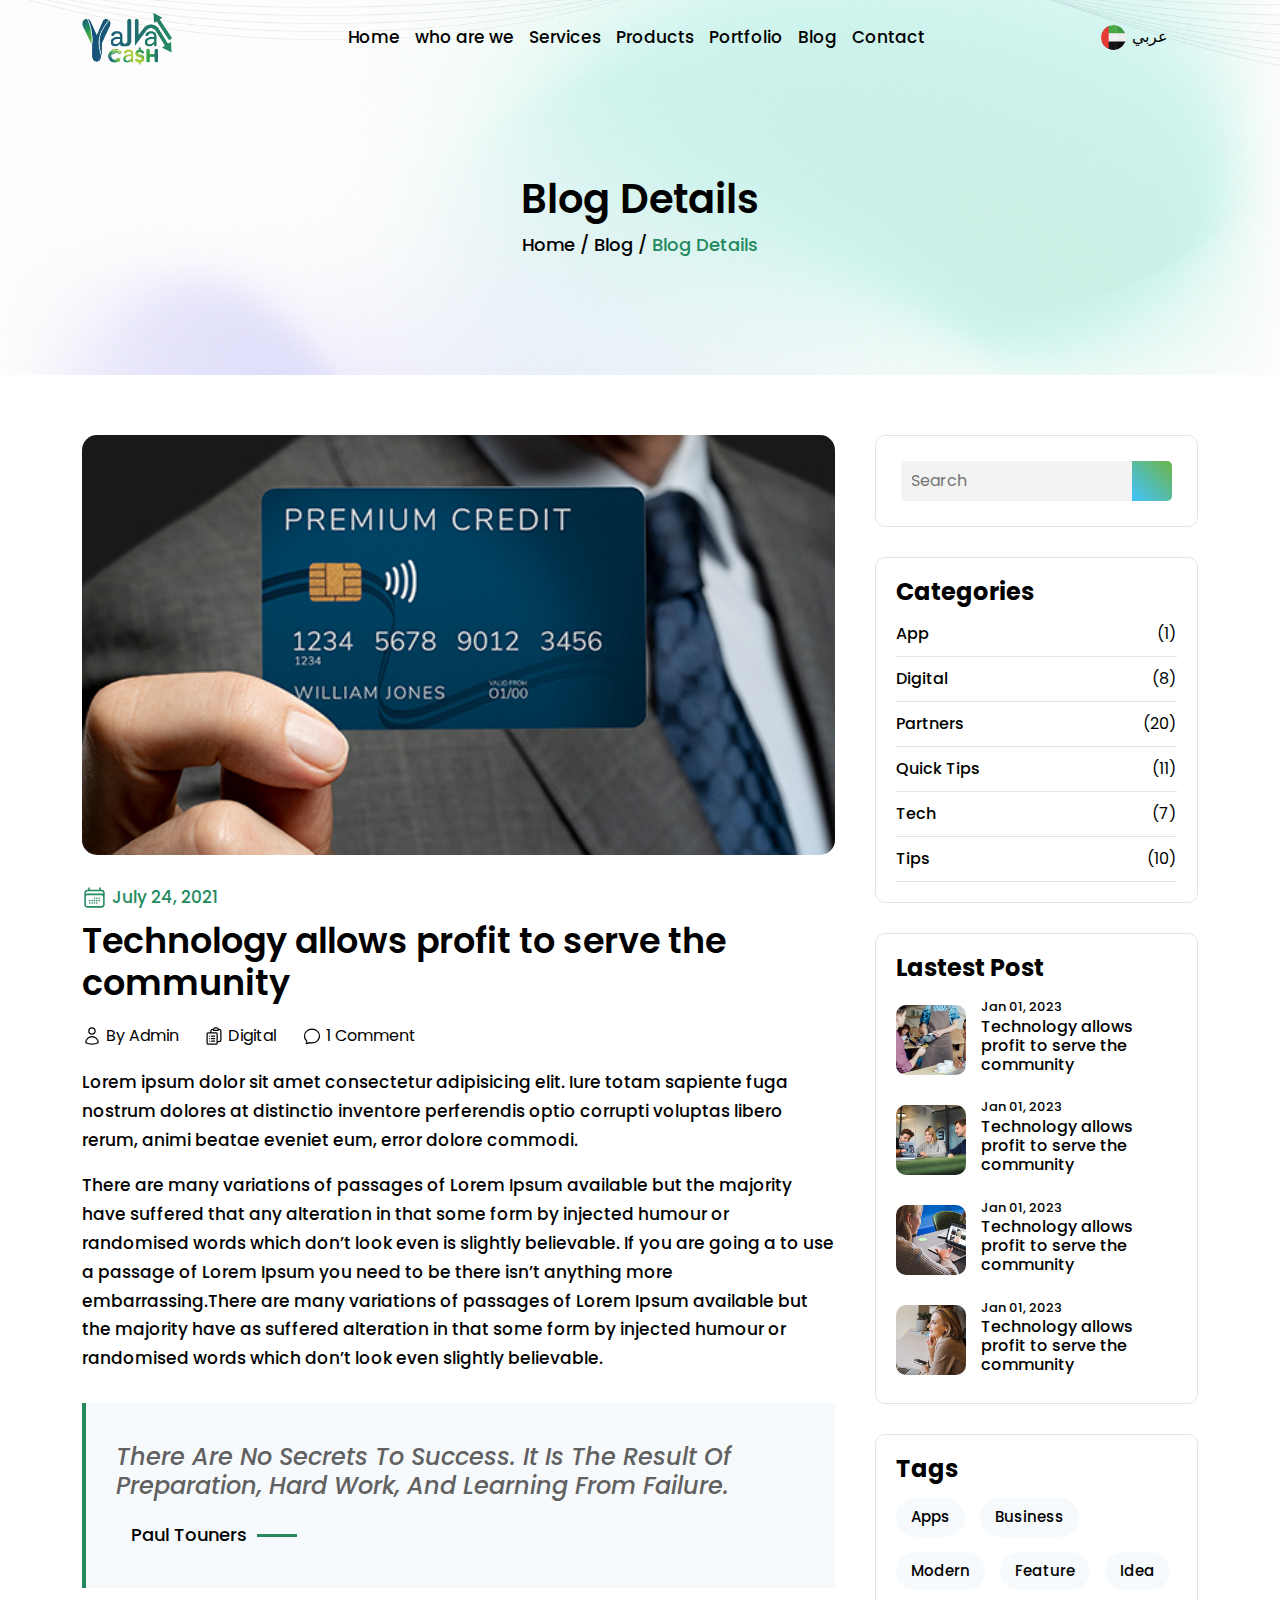
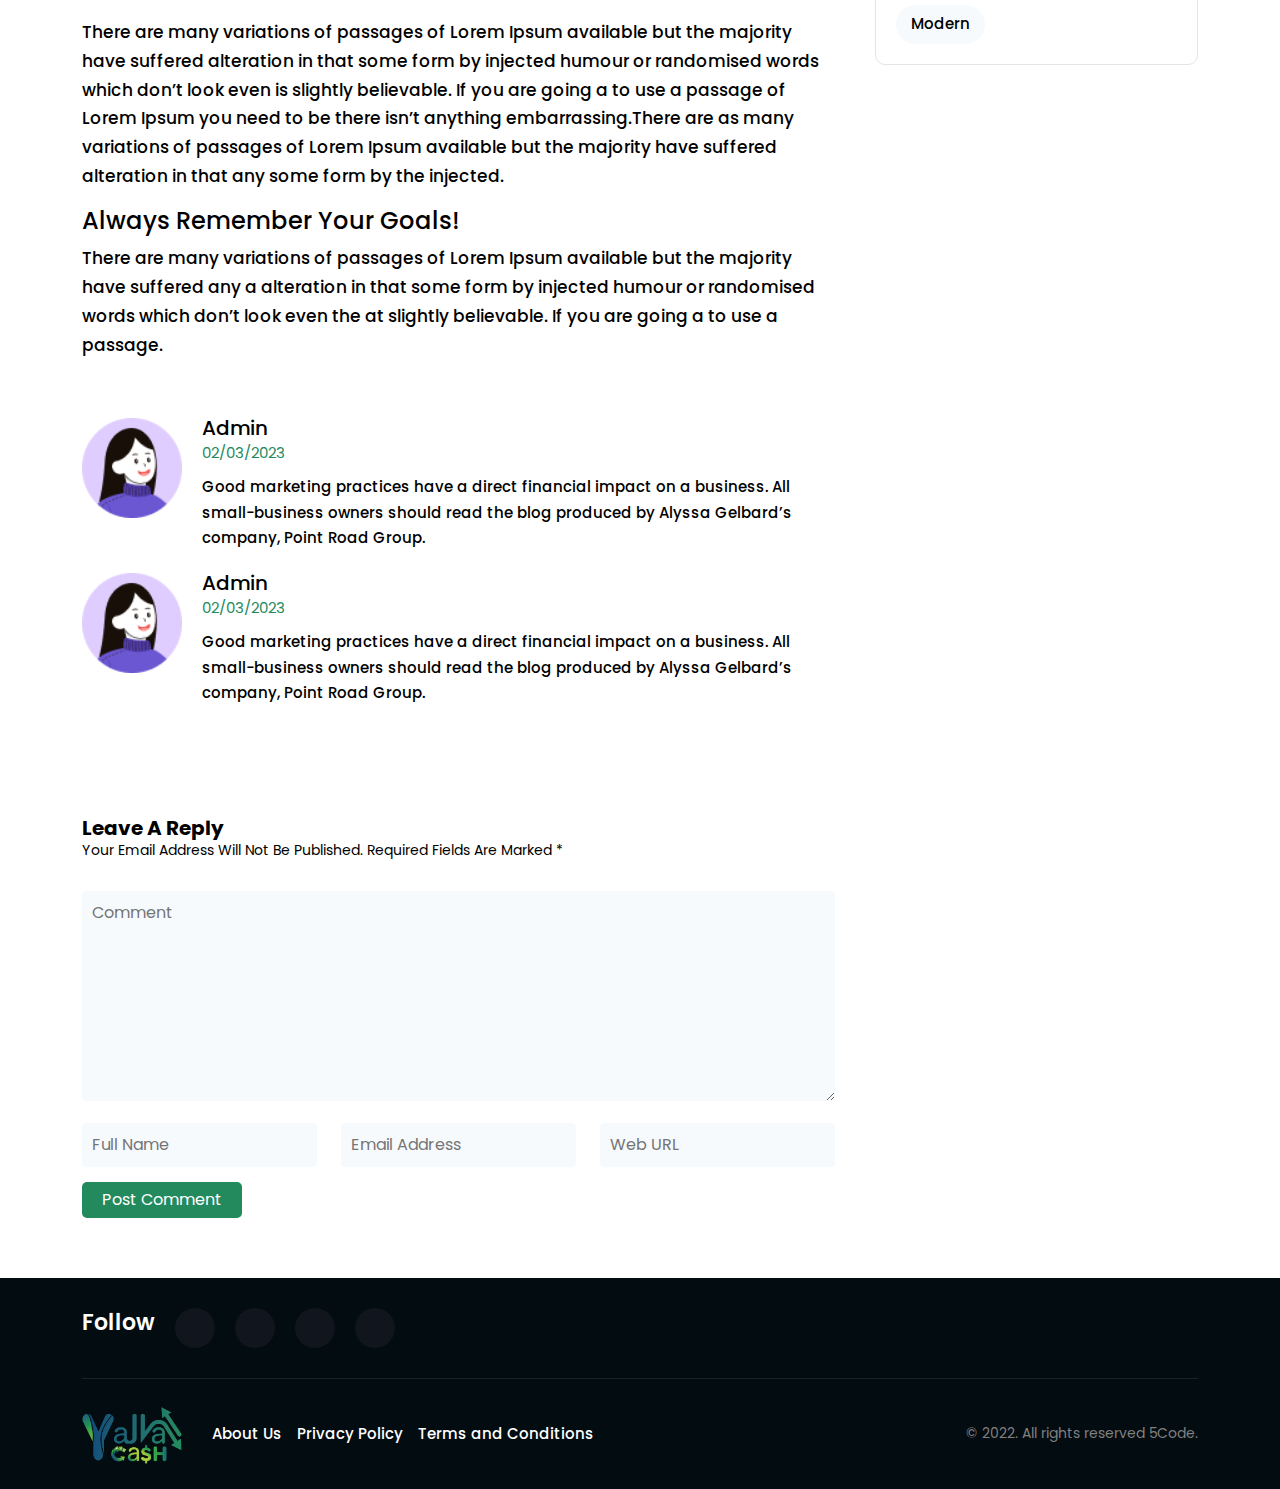
<file: blog-details.html>
<!DOCTYPE html>
<html lang="en">
  <head>
    <meta charset="UTF-8" />
    <meta name="viewport" content="width=device-width, initial-scale=1.0" />
    <title>Yalla cash v2</title>
    <link rel="stylesheet" href="./css/style.css" />
    <link
      rel="stylesheet"
      href="https://cdnjs.cloudflare.com/ajax/libs/font-awesome/6.4.0/css/all.min.css"
      integrity="sha512-iecdLmaskl7CVkqkXNQ/ZH/XLlvWZOJyj7Yy7tcenmpD1ypASozpmT/E0iPtmFIB46ZmdtAc9eNBvH0H/ZpiBw=="
      crossorigin="anonymous"
      referrerpolicy="no-referrer"
    />
    <!-- bootstarp -->
    <link rel="stylesheet" href="css/bootstrap.css" />
    <script src="js/bootstrap.js"></script>
    <!-- aos -->
    <link href="https://unpkg.com/aos@2.3.1/dist/aos.css" rel="stylesheet" />
  </head>
  <body>
    <main>
      <!-- start header -->
      <header>
        <div class="container">
          <div class="line">
            <a href="index.html" class="logo">
              <img src="./images/123456-08.png" alt="logo" />
            </a>
            <div class="links">
              <a href="index.html" class="link">Home</a>
              <a href="about-us.html" class="link">who are we</a>
              <a href="services.html" class="link">Services</a>
              <a href="products.html" class="link">Products</a>
              <a href="portfolio.html" class="link">Portfolio</a>
              <a href="blog.html" class="link">Blog</a>
              <a href="contact-us.html" class="link">Contact</a>
            </div>
            <div class="info">
              <a href="#" class="lang">
                <img src="images/ar-lang.svg" alt="lang-img" loading="lazy" />
                <span>عربي</span>
              </a>

              <div class="mode btn_mode">
                <i class="fa-regular fa-sun light"></i>
                <i class="fa-solid fa-moon dark"></i>
              </div>

              <div class="icon_menu">
                <svg
                  class="trigger-opener"
                  xmlns="http://www.w3.org/2000/svg"
                  xmlns:xlink="http://www.w3.org/1999/xlink"
                  x="0px"
                  y="0px"
                  width="16px"
                  height="12.7px"
                  viewBox="0 0 16 12.7"
                  style="enable-background: new 0 0 16 12.7"
                  xml:space="preserve"
                >
                  <g>
                    <rect x="5" y="8.4" width="11" height="2"></rect>
                    <rect x="0" y="2.4" width="16" height="2"></rect>
                  </g>
                </svg>
              </div>
            </div>
          </div>
        </div>
      </header>
      <!-- end header -->

      <!-- start menu mobile -->
      <div class="overflow"></div>
      <div class="menu_mobile">
        <div class="head">
          <img src="./images/123456-08.png" alt="logo" />

          <div class="btn_close_menu">
            <i class="fa-regular fa-circle-xmark"></i>
          </div>
        </div>
        <div class="links">
          <a href="index.html" class="link">Home</a>
          <a href="about-us.html" class="link">who are we</a>
          <a href="services.html" class="link">Services</a>
          <a href="products.html" class="link">Products</a>
          <a href="portfolio.html" class="link">Portfolio</a>
          <a href="blog.html" class="link">Blog</a>
          <a href="contact-us.html" class="link">Contact</a>
        </div>
        <a href="#" class="lang">
          <img src="images/en-lang.svg" alt="lang-img" loading="lazy" />
          <span>English</span>
        </a>
      </div>
      <!-- end menu mobile -->

      <!-- start main head -->
      <div class="main_head">
        <div class="container">
          <div class="content">
            <h1>Blog Details</h1>
            <p class="links">
              <a href="index.html">Home</a> / <a href="blog.html">Blog</a> /
              <a href="blog-details.html">Blog Details</a>
            </p>
          </div>
        </div>
      </div>
      <!-- end main head -->
    </main>

    <!-- start blog details -->
    <div class="blog_details_section">
      <div class="container">
        <div class="line">
          <div class="left">
            <div class="blog_details">
              <div class="image">
                <img src="images/blog1.jpg" alt="" loading="lazy" />
              </div>

              <div class="date">
                <svg
                  xmlns="http://www.w3.org/2000/svg"
                  fill="none"
                  viewBox="0 0 24 24"
                  stroke-width="1.5"
                  stroke="currentColor"
                  class="w-6 h-6"
                >
                  <path
                    stroke-linecap="round"
                    stroke-linejoin="round"
                    d="M6.75 3v2.25M17.25 3v2.25M3 18.75V7.5a2.25 2.25 0 012.25-2.25h13.5A2.25 2.25 0 0121 7.5v11.25m-18 0A2.25 2.25 0 005.25 21h13.5A2.25 2.25 0 0021 18.75m-18 0v-7.5A2.25 2.25 0 015.25 9h13.5A2.25 2.25 0 0121 11.25v7.5m-9-6h.008v.008H12v-.008zM12 15h.008v.008H12V15zm0 2.25h.008v.008H12v-.008zM9.75 15h.008v.008H9.75V15zm0 2.25h.008v.008H9.75v-.008zM7.5 15h.008v.008H7.5V15zm0 2.25h.008v.008H7.5v-.008zm6.75-4.5h.008v.008h-.008v-.008zm0 2.25h.008v.008h-.008V15zm0 2.25h.008v.008h-.008v-.008zm2.25-4.5h.008v.008H16.5v-.008zm0 2.25h.008v.008H16.5V15z"
                  />
                </svg>

                <span>July 24, 2021</span>
              </div>

              <h2 class="title">
                Technology allows profit to serve the community
              </h2>

              <div class="info">
                <div class="profile">
                  <svg
                    xmlns="http://www.w3.org/2000/svg"
                    fill="none"
                    viewBox="0 0 24 24"
                    stroke-width="1.5"
                    stroke="currentColor"
                    class="w-6 h-6"
                  >
                    <path
                      stroke-linecap="round"
                      stroke-linejoin="round"
                      d="M15.75 6a3.75 3.75 0 11-7.5 0 3.75 3.75 0 017.5 0zM4.501 20.118a7.5 7.5 0 0114.998 0A17.933 17.933 0 0112 21.75c-2.676 0-5.216-.584-7.499-1.632z"
                    />
                  </svg>

                  <span>By Admin</span>
                </div>
                <div class="type">
                  <svg
                    xmlns="http://www.w3.org/2000/svg"
                    fill="none"
                    viewBox="0 0 24 24"
                    stroke-width="1.5"
                    stroke="currentColor"
                    class="w-6 h-6"
                  >
                    <path
                      stroke-linecap="round"
                      stroke-linejoin="round"
                      d="M9 12h3.75M9 15h3.75M9 18h3.75m3 .75H18a2.25 2.25 0 002.25-2.25V6.108c0-1.135-.845-2.098-1.976-2.192a48.424 48.424 0 00-1.123-.08m-5.801 0c-.065.21-.1.433-.1.664 0 .414.336.75.75.75h4.5a.75.75 0 00.75-.75 2.25 2.25 0 00-.1-.664m-5.8 0A2.251 2.251 0 0113.5 2.25H15c1.012 0 1.867.668 2.15 1.586m-5.8 0c-.376.023-.75.05-1.124.08C9.095 4.01 8.25 4.973 8.25 6.108V8.25m0 0H4.875c-.621 0-1.125.504-1.125 1.125v11.25c0 .621.504 1.125 1.125 1.125h9.75c.621 0 1.125-.504 1.125-1.125V9.375c0-.621-.504-1.125-1.125-1.125H8.25zM6.75 12h.008v.008H6.75V12zm0 3h.008v.008H6.75V15zm0 3h.008v.008H6.75V18z"
                    />
                  </svg>
                  <span>Digital</span>
                </div>
                <div class="comment">
                  <svg
                    xmlns="http://www.w3.org/2000/svg"
                    fill="none"
                    viewBox="0 0 24 24"
                    stroke-width="1.5"
                    stroke="currentColor"
                    class="w-6 h-6"
                  >
                    <path
                      stroke-linecap="round"
                      stroke-linejoin="round"
                      d="M12 20.25c4.97 0 9-3.694 9-8.25s-4.03-8.25-9-8.25S3 7.444 3 12c0 2.104.859 4.023 2.273 5.48.432.447.74 1.04.586 1.641a4.483 4.483 0 01-.923 1.785A5.969 5.969 0 006 21c1.282 0 2.47-.402 3.445-1.087.81.22 1.668.337 2.555.337z"
                    />
                  </svg>

                  <span>1 Comment</span>
                </div>
              </div>

              <p class="desc">
                Lorem ipsum dolor sit amet consectetur adipisicing elit. Iure
                totam sapiente fuga nostrum dolores at distinctio inventore
                perferendis optio corrupti voluptas libero rerum, animi beatae
                eveniet eum, error dolore commodi.
              </p>
              <p class="desc">
                There are many variations of passages of Lorem Ipsum available
                but the majority have suffered that any alteration in that some
                form by injected humour or randomised words which don’t look
                even is slightly believable. If you are going a to use a passage
                of Lorem Ipsum you need to be there isn’t anything more
                embarrassing.There are many variations of passages of Lorem
                Ipsum available but the majority have as suffered alteration in
                that some form by injected humour or randomised words which
                don’t look even slightly believable.
              </p>

              <div class="quote">
                <h4>
                  There Are No Secrets To Success. It Is The Result Of
                  Preparation, Hard Work, And Learning From Failure.
                </h4>
                <span class="name">Paul Touners</span>
              </div>

              <p class="desc">
                There are many variations of passages of Lorem Ipsum available
                but the majority have suffered alteration in that some form by
                injected humour or randomised words which don’t look even is
                slightly believable. If you are going a to use a passage of
                Lorem Ipsum you need to be there isn’t anything
                embarrassing.There are as many variations of passages of Lorem
                Ipsum available but the majority have suffered alteration in
                that any some form by the injected.
              </p>

              <h4 class="secound_title">Always Remember Your Goals!</h4>
              <p class="desc">
                There are many variations of passages of Lorem Ipsum available
                but the majority have suffered any a alteration in that some
                form by injected humour or randomised words which don’t look
                even the at slightly believable. If you are going a to use a
                passage.
              </p>
              <div class="comments_section">
                <div class="comments">
                  <div class="comment">
                    <div class="image">
                      <img
                        src="./images/img-profile.png"
                        alt="img-profile"
                        loading="lazy"
                      />
                    </div>
                    <div class="text">
                      <h4 class="title_comment">Admin</h4>
                      <div class="date">02/03/2023</div>
                      <div class="desc">
                        Good marketing practices have a direct financial impact
                        on a business. All small-business owners should read the
                        blog produced by Alyssa Gelbard’s company, Point Road
                        Group.
                      </div>
                    </div>
                  </div>
                  <div class="comment">
                    <div class="image">
                      <img
                        src="./images/img-profile.png"
                        alt="img-profile"
                        loading="lazy"
                      />
                    </div>
                    <div class="text">
                      <h4 class="title_comment">Admin</h4>
                      <div class="date">02/03/2023</div>
                      <div class="desc">
                        Good marketing practices have a direct financial impact
                        on a business. All small-business owners should read the
                        blog produced by Alyssa Gelbard’s company, Point Road
                        Group.
                      </div>
                    </div>
                  </div>
                </div>
              </div>

              <div class="write_comment">
                <h5>Leave A Reply</h5>
                <p>
                  Your Email Address Will Not Be Published. Required Fields Are
                  Marked *
                </p>

                <form action="">
                  <div class="row">
                    <div class="col-12">
                      <div class="input">
                        <textarea name="" placeholder="Comment"></textarea>
                      </div>
                    </div>
                    <div class="col-12 col-md-4">
                      <div class="input">
                        <input type="text" placeholder="Full Name" />
                      </div>
                    </div>
                    <div class="col-12 col-md-4">
                      <div class="input">
                        <input type="email" placeholder="Email Address" />
                      </div>
                    </div>
                    <div class="col-12 col-md-4">
                      <div class="input">
                        <input type="text" placeholder="Web URL" />
                      </div>
                    </div>
                  </div>
                  <button class="btn_submit">Post Comment</button>
                </form>
              </div>
            </div>
          </div>
          <div class="right">
            <div class="search_box">
              <div class="input_search">
                <input type="text" placeholder="Search" />
                <button>
                  <i class="fa-solid fa-magnifying-glass"></i>
                </button>
              </div>
              <div class="box_result">
                <a href="#" class="item">
                  <img src="images/blog2.jpg" alt="img-blog" loading="lazy" />
                  <span>The Biggest Contribution Of Home</span>
                </a>
                <a href="#" class="item">
                  <img src="images/blog3.jpg" alt="img-blog" loading="lazy" />
                  <span>The Biggest Contribution </span>
                </a>
              </div>
            </div>

            <div class="categories">
              <h4>Categories</h4>
              <div class="items">
                <div class="item">
                  <span class="type">App</span>
                  <span class="num">(1)</span>
                </div>
                <div class="item">
                  <span class="type">Digital</span>
                  <span class="num">(8)</span>
                </div>
                <div class="item">
                  <span class="type">Partners</span>
                  <span class="num">(20)</span>
                </div>
                <div class="item">
                  <span class="type">Quick Tips</span>
                  <span class="num">(11)</span>
                </div>
                <div class="item">
                  <span class="type">Tech</span>
                  <span class="num">(7)</span>
                </div>
                <div class="item">
                  <span class="type">Tips</span>
                  <span class="num">(10)</span>
                </div>
              </div>
            </div>

            <div class="lastest_post">
              <h4>Lastest Post</h4>

              <div class="items">
                <div class="item">
                  <img src="images/blog3.jpg" alt="" loading="lazy" />
                  <div class="details">
                    <div class="date">Jan 01, 2023</div>
                    <h5>Technology allows profit to serve the community</h5>
                  </div>
                </div>
                <div class="item">
                  <img src="images/blog4.jpg" alt="" loading="lazy" />
                  <div class="details">
                    <div class="date">Jan 01, 2023</div>
                    <h5>Technology allows profit to serve the community</h5>
                  </div>
                </div>
                <div class="item">
                  <img src="images/blog5.jpg" alt="" loading="lazy" />
                  <div class="details">
                    <div class="date">Jan 01, 2023</div>
                    <h5>Technology allows profit to serve the community</h5>
                  </div>
                </div>
                <div class="item">
                  <img src="images/blog6.jpg" alt="" loading="lazy" />
                  <div class="details">
                    <div class="date">Jan 01, 2023</div>
                    <h5>Technology allows profit to serve the community</h5>
                  </div>
                </div>
              </div>
            </div>

            <div class="tags_box">
              <h4>Tags</h4>
              <div class="tags_items">
                <div class="tag_item">Apps</div>
                <div class="tag_item">Business</div>
                <div class="tag_item">Modern</div>
                <div class="tag_item">Feature</div>
                <div class="tag_item">Idea</div>
                <div class="tag_item">Modern</div>
              </div>
            </div>
          </div>
        </div>
      </div>
    </div>
    <!-- end blog details -->

    <!-- start footer -->
    <footer>
      <div class="container">
        <div class="footer_top">
          <h4>Follow</h4>
          <div class="social_media">
            <a href="#">
              <i class="fa-brands fa-facebook-f"></i>
            </a>
            <a href="#">
              <i class="fa-brands fa-twitter"></i>
            </a>
            <a href="#">
              <i class="fa-brands fa-instagram"></i>
            </a>
            <a href="#">
              <i class="fa-brands fa-youtube"></i>
            </a>
          </div>
        </div>
        <div class="footer_bottom">
          <div class="info">
            <div class="logo">
              <img src="images/123456-08.png" alt="" />
            </div>
            <div class="links">
              <a href="about-us.html" class="link"> About Us</a>
              <a href="privacy-policy.html" class="link">Privacy Policy</a>
              <a href="terms-and-conditions.html" class="link"
                >Terms and Conditions
              </a>
            </div>
          </div>
          <p>© 2022. All rights reserved 5Code.</p>
        </div>
      </div>
    </footer>
    <!-- end footer -->

    <script src="js/main.js"></script>
    <script src="js/mode.js"></script>
    <script src="js/searchResult.js"></script>
    <script src="https://unpkg.com/aos@2.3.1/dist/aos.js"></script>
    <script>
      AOS.init();
    </script>
  </body>
</html>
</file>
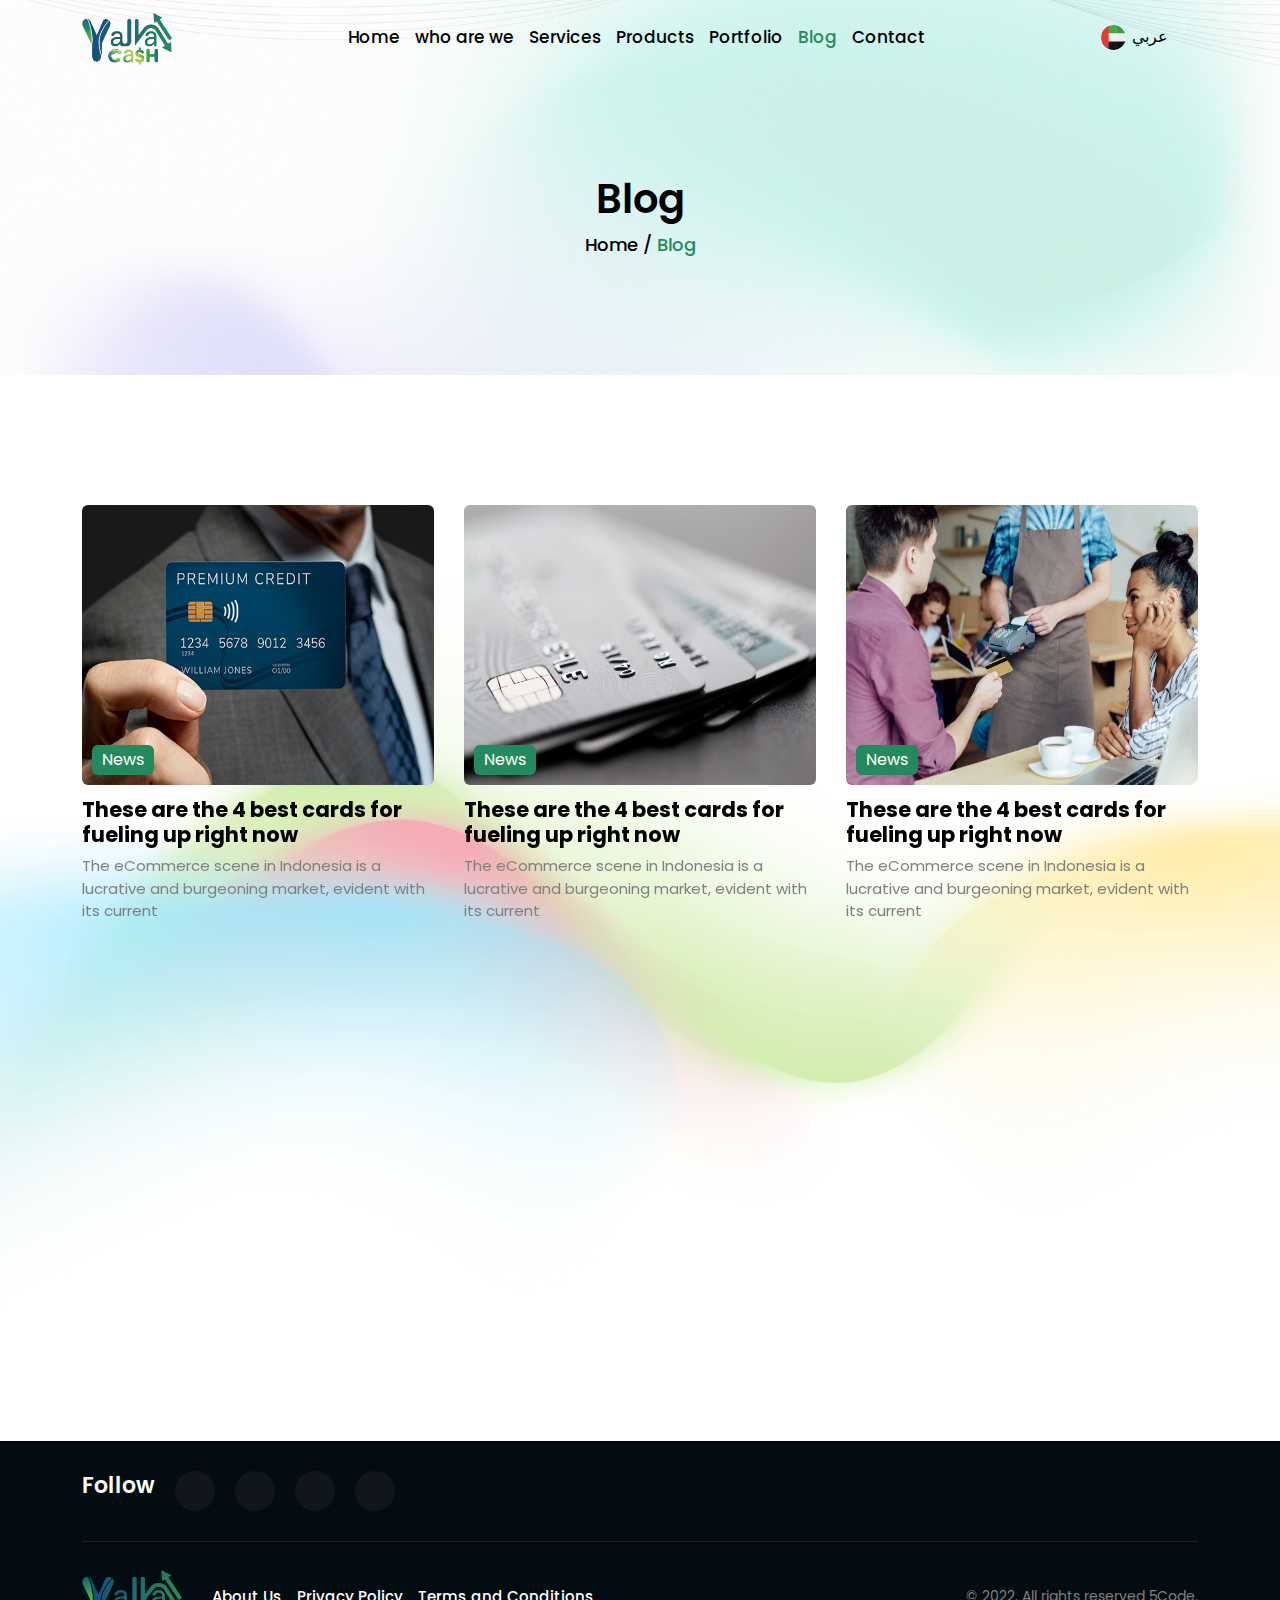
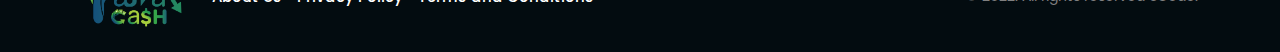
<file: blog.html>
<!DOCTYPE html>
<html lang="en">
  <head>
    <meta charset="UTF-8" />
    <meta name="viewport" content="width=device-width, initial-scale=1.0" />
    <title>Yalla cash v2</title>
    <link rel="stylesheet" href="./css/style.css" />
    <link
      rel="stylesheet"
      href="https://cdnjs.cloudflare.com/ajax/libs/font-awesome/6.4.0/css/all.min.css"
      integrity="sha512-iecdLmaskl7CVkqkXNQ/ZH/XLlvWZOJyj7Yy7tcenmpD1ypASozpmT/E0iPtmFIB46ZmdtAc9eNBvH0H/ZpiBw=="
      crossorigin="anonymous"
      referrerpolicy="no-referrer"
    />
    <!-- bootstarp -->
    <link rel="stylesheet" href="css/bootstrap.css" />
    <script src="js/bootstrap.js"></script>
    <!-- aos -->
    <link href="https://unpkg.com/aos@2.3.1/dist/aos.css" rel="stylesheet" />
  </head>
  <body>
    <main>
      <!-- start header -->
      <header>
        <div class="container">
          <div class="line">
            <a href="index.html" class="logo">
              <img src="./images/123456-08.png" alt="logo" />
            </a>
            <div class="links">
              <a href="index.html" class="link">Home</a>
              <a href="about-us.html" class="link">who are we</a>
              <a href="services.html" class="link">Services</a>
              <a href="products.html" class="link">Products</a>
              <a href="portfolio.html" class="link">Portfolio</a>
              <a href="blog.html" class="link active">Blog</a>
              <a href="contact-us.html" class="link">Contact</a>
            </div>
            <div class="info">
              <a href="#" class="lang">
                <img src="images/ar-lang.svg" alt="lang-img" loading="lazy" />
                <span>عربي</span>
              </a>

              <div class="mode btn_mode">
                <i class="fa-regular fa-sun light"></i>
                <i class="fa-solid fa-moon dark"></i>
              </div>

              <div class="icon_menu">
                <svg
                  class="trigger-opener"
                  xmlns="http://www.w3.org/2000/svg"
                  xmlns:xlink="http://www.w3.org/1999/xlink"
                  x="0px"
                  y="0px"
                  width="16px"
                  height="12.7px"
                  viewBox="0 0 16 12.7"
                  style="enable-background: new 0 0 16 12.7"
                  xml:space="preserve"
                >
                  <g>
                    <rect x="5" y="8.4" width="11" height="2"></rect>
                    <rect x="0" y="2.4" width="16" height="2"></rect>
                  </g>
                </svg>
              </div>
            </div>
          </div>
        </div>
      </header>
      <!-- end header -->

      <!-- start menu mobile -->
      <div class="overflow"></div>
      <div class="menu_mobile">
        <div class="head">
          <img src="./images/123456-08.png" alt="logo" />

          <div class="btn_close_menu">
            <i class="fa-regular fa-circle-xmark"></i>
          </div>
        </div>
        <div class="links">
          <a href="index.html" class="link">Home</a>
          <a href="about-us.html" class="link">who are we</a>
          <a href="services.html" class="link">Services</a>
          <a href="products.html" class="link">Products</a>
          <a href="portfolio.html" class="link">Portfolio</a>
          <a href="blog.html" class="link active">Blog</a>
          <a href="contact-us.html" class="link">Contact</a>
        </div>
        <a href="#" class="lang">
          <img src="images/en-lang.svg" alt="lang-img" loading="lazy" />
          <span>English</span>
        </a>
      </div>
      <!-- end menu mobile -->

      <!-- start main head -->
      <div class="main_head">
        <div class="container">
          <div class="content">
            <h1>Blog</h1>
            <p class="links">
              <a href="index.html">Home</a> /
              <a href="blog.html">Blog</a>
            </p>
          </div>
        </div>
      </div>
      <!-- end main head -->
    </main>

    <!-- start our blog section -->
    <div class="our_blog_section section bg">
      <div class="container">
        <div class="boxs">
          <a
            href="blog-details.html"
            class="box"
            data-aos="fade-left"
            data-aos-duration="1000"
            data-aos-delay="300"
          >
            <div class="image">
              <img src="./images/blog1.jpg" alt="blog-img" loading="lazy" />

              <div class="type">News</div>
            </div>
            <h4 class="title">
              These are the 4 best cards for fueling up right now
            </h4>
            <p class="desc">
              The eCommerce scene in Indonesia is a lucrative and burgeoning
              market, evident with its current
            </p>
          </a>
          <a
            href="blog-details.html"
            class="box"
            data-aos="fade-left"
            data-aos-duration="1000"
            data-aos-delay="400"
          >
            <div class="image">
              <img src="./images/blog2.jpg" alt="blog-img" loading="lazy" />

              <div class="type">News</div>
            </div>
            <h4 class="title">
              These are the 4 best cards for fueling up right now
            </h4>
            <p class="desc">
              The eCommerce scene in Indonesia is a lucrative and burgeoning
              market, evident with its current
            </p>
          </a>
          <a
            href="blog-details.html"
            class="box"
            data-aos="fade-left"
            data-aos-duration="1000"
            data-aos-delay="500"
          >
            <div class="image">
              <img src="./images/blog3.jpg" alt="blog-img" loading="lazy" />

              <div class="type">News</div>
            </div>
            <h4 class="title">
              These are the 4 best cards for fueling up right now
            </h4>
            <p class="desc">
              The eCommerce scene in Indonesia is a lucrative and burgeoning
              market, evident with its current
            </p>
          </a>
          <a
            href="blog-details.html"
            class="box"
            data-aos="fade-right"
            data-aos-duration="1000"
            data-aos-delay="300"
          >
            <div class="image">
              <img src="./images/blog4.jpg" alt="blog-img" loading="lazy" />

              <div class="type">News</div>
            </div>
            <h4 class="title">
              These are the 4 best cards for fueling up right now
            </h4>
            <p class="desc">
              The eCommerce scene in Indonesia is a lucrative and burgeoning
              market, evident with its current
            </p>
          </a>
          <a
            href="blog-details.html"
            class="box"
            data-aos="fade-right"
            data-aos-duration="1000"
            data-aos-delay="400"
          >
            <div class="image">
              <img src="./images/blog5.jpg" alt="blog-img" loading="lazy" />

              <div class="type">News</div>
            </div>
            <h4 class="title">
              These are the 4 best cards for fueling up right now
            </h4>
            <p class="desc">
              The eCommerce scene in Indonesia is a lucrative and burgeoning
              market, evident with its current
            </p>
          </a>
          <a
            href="blog-details.html"
            class="box"
            data-aos="fade-right"
            data-aos-duration="1000"
            data-aos-delay="500"
          >
            <div class="image">
              <img src="./images/blog6.jpg" alt="blog-img" loading="lazy" />

              <div class="type">News</div>
            </div>
            <h4 class="title">
              These are the 4 best cards for fueling up right now
            </h4>
            <p class="desc">
              The eCommerce scene in Indonesia is a lucrative and burgeoning
              market, evident with its current
            </p>
          </a>
        </div>
      </div>
    </div>
    <!-- end our blog section -->

    <!-- start footer -->
    <footer>
      <div class="container">
        <div class="footer_top">
          <h4>Follow</h4>
          <div class="social_media">
            <a href="#">
              <i class="fa-brands fa-facebook-f"></i>
            </a>
            <a href="#">
              <i class="fa-brands fa-twitter"></i>
            </a>
            <a href="#">
              <i class="fa-brands fa-instagram"></i>
            </a>
            <a href="#">
              <i class="fa-brands fa-youtube"></i>
            </a>
          </div>
        </div>
        <div class="footer_bottom">
          <div class="info">
            <div class="logo">
              <img src="images/123456-08.png" alt="" />
            </div>
            <div class="links">
              <a href="about-us.html" class="link"> About Us</a>
              <a href="privacy-policy.html" class="link">Privacy Policy</a>
              <a href="terms-and-conditions.html" class="link"
                >Terms and Conditions
              </a>
            </div>
          </div>
          <p>© 2022. All rights reserved 5Code.</p>
        </div>
      </div>
    </footer>
    <!-- end footer -->

    <script src="js/main.js"></script>
    <script src="js/mode.js"></script>
    <script src="https://unpkg.com/aos@2.3.1/dist/aos.js"></script>
    <script>
      AOS.init();
    </script>
  </body>
</html>
</file>
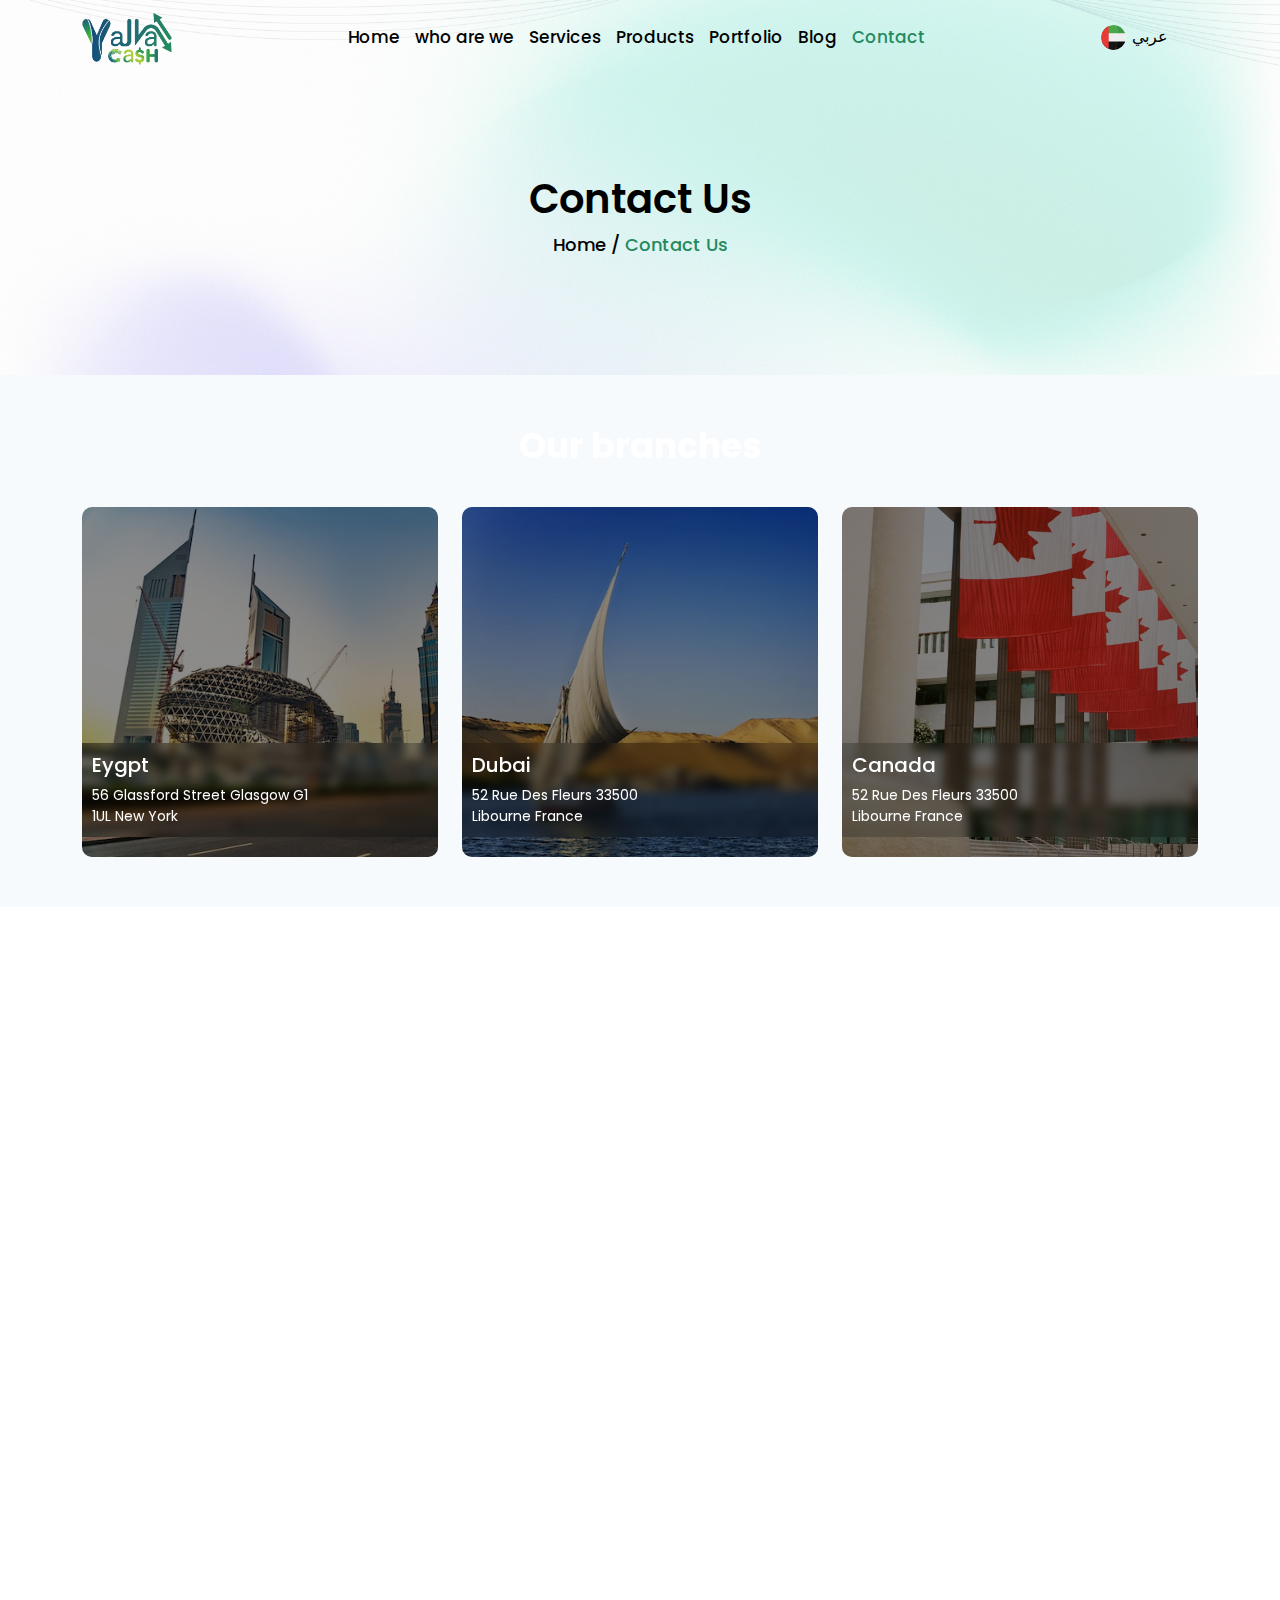
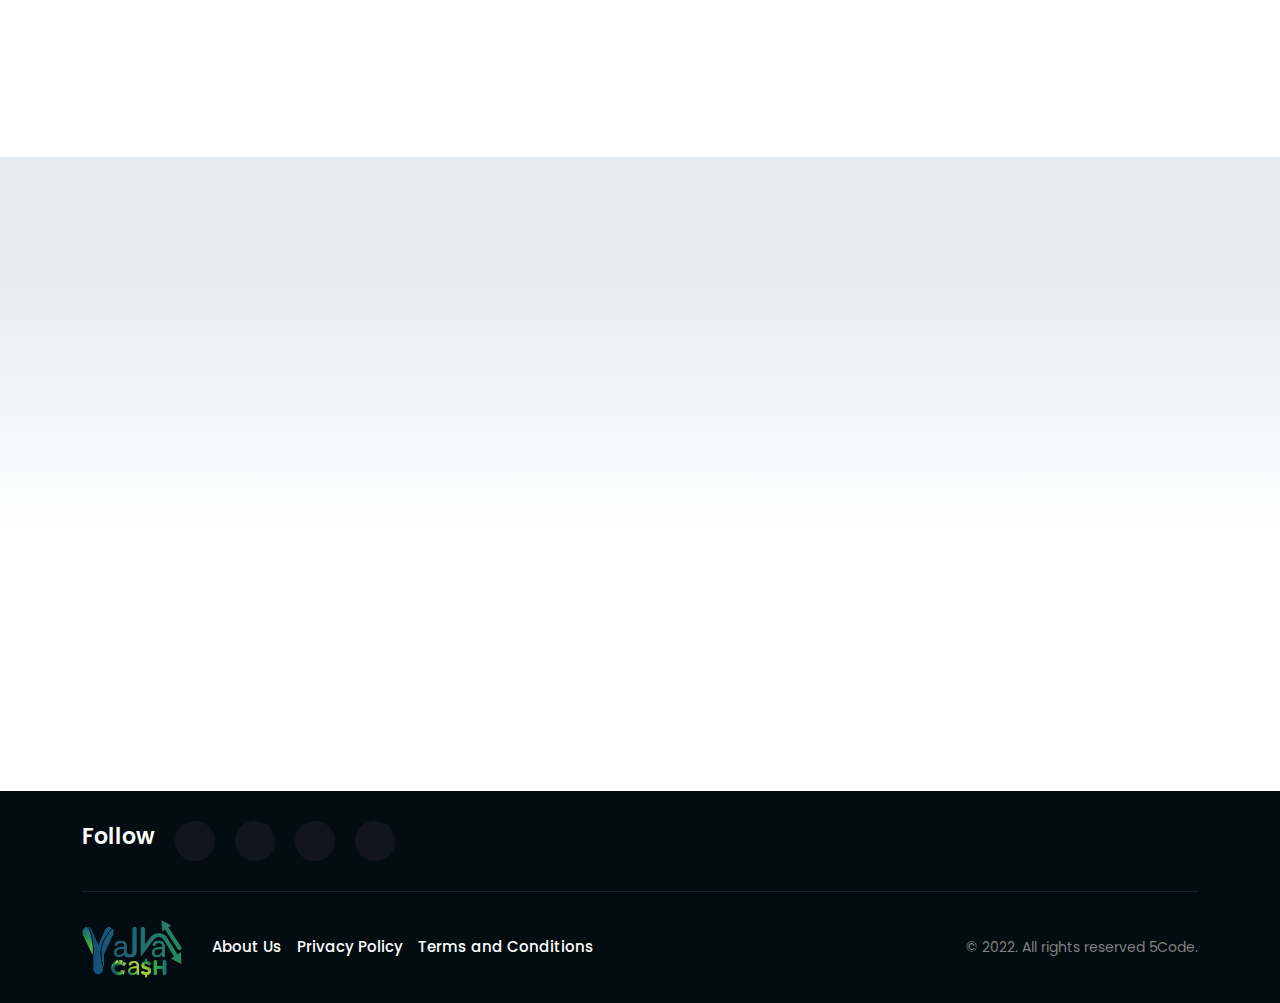
<file: contact-us.html>
<!DOCTYPE html>
<html lang="en">
  <head>
    <meta charset="UTF-8" />
    <meta name="viewport" content="width=device-width, initial-scale=1.0" />
    <title>Yalla cash v2</title>
    <link rel="stylesheet" href="./css/style.css" />
    <link
      rel="stylesheet"
      href="https://cdnjs.cloudflare.com/ajax/libs/font-awesome/6.4.0/css/all.min.css"
      integrity="sha512-iecdLmaskl7CVkqkXNQ/ZH/XLlvWZOJyj7Yy7tcenmpD1ypASozpmT/E0iPtmFIB46ZmdtAc9eNBvH0H/ZpiBw=="
      crossorigin="anonymous"
      referrerpolicy="no-referrer"
    />
    <!-- bootstarp -->
    <link rel="stylesheet" href="css/bootstrap.css" />
    <script src="js/bootstrap.js"></script>
    <!-- aos -->
    <link href="https://unpkg.com/aos@2.3.1/dist/aos.css" rel="stylesheet" />
  </head>
  </head>
  <body>
    <main>
      <!-- start header -->
      <header>
        <div class="container">
          <div class="line">
            <a href="index.html" class="logo">
              <img src="./images/123456-08.png" alt="logo" />
            </a>
            <div class="links">
              <a href="index.html" class="link">Home</a>
              <a href="about-us.html" class="link">who are we</a>
              <a href="services.html" class="link">Services</a>
              <a href="products.html" class="link">Products</a>
              <a href="portfolio.html" class="link">Portfolio</a>
              <a href="blog.html" class="link">Blog</a>
              <a href="contact-us.html" class="link active">Contact</a>
            </div>
            <div class="info">
              <a href="#" class="lang">
                <img src="images/ar-lang.svg" alt="lang-img" loading="lazy" />
                <span>عربي</span>
              </a>

              <div class="mode btn_mode">
                <i class="fa-regular fa-sun light"></i>
                <i class="fa-solid fa-moon dark"></i>
              </div>

              <div class="icon_menu">
                <svg
                  class="trigger-opener"
                  xmlns="http://www.w3.org/2000/svg"
                  xmlns:xlink="http://www.w3.org/1999/xlink"
                  x="0px"
                  y="0px"
                  width="16px"
                  height="12.7px"
                  viewBox="0 0 16 12.7"
                  style="enable-background: new 0 0 16 12.7"
                  xml:space="preserve"
                >
                  <g>
                    <rect x="5" y="8.4" width="11" height="2"></rect>
                    <rect x="0" y="2.4" width="16" height="2"></rect>
                  </g>
                </svg>
              </div>
            </div>
          </div>
        </div>
      </header>
      <!-- end header -->

      <!-- start menu mobile -->
      <div class="overflow"></div>
      <div class="menu_mobile">
        <div class="head">
          <img src="./images/123456-08.png" alt="logo" />

          <div class="btn_close_menu">
            <i class="fa-regular fa-circle-xmark"></i>
          </div>
        </div>
        <div class="links">
          <a href="index.html" class="link">Home</a>
          <a href="about-us.html" class="link">who are we</a>
          <a href="services.html" class="link">Services</a>
          <a href="products.html" class="link">Products</a>
          <a href="portfolio.html" class="link">Portfolio</a>
          <a href="blog.html" class="link">Blog</a>
          <a href="contact-us.html" class="link active">Contact</a>
        </div>
        <a href="#" class="lang">
          <img src="images/en-lang.svg" alt="lang-img" loading="lazy" />
          <span>English</span>
        </a>
      </div>
      <!-- end menu mobile -->

      <!-- start main head -->
      <div class="main_head">
        <div class="container">
          <div class="content">
            <h1>Contact Us</h1>
            <p class="links">
              <a href="index.html">Home</a> /
              <a href="contact-us.html">Contact Us</a>
            </p>
          </div>
        </div>
      </div>
      <!-- end main head -->
    </main>

    <!-- start addresses -->
    <div class="addresses_section">
      <div class="container">
        <h3
          class="title text-center"
          data-aos="fade-up"
          data-aos-delay="200"
          data-aos-duration="800"
        >
          Our branches
        </h3>
        <div class="line row">
          <div class="col-12 col-md-4 mb-3 mb-md-0">
            <div
              class="address-item"
              style="background-image: url(./images/address1.jpg)"
              data-aos="zoom-in"
              data-aos-delay="300"
              data-aos-duration="800"
            >
              <div class="text">
                <h3>Eygpt</h3>
                <p>
                  56 Glassford Street Glasgow G1 <br />
                  1UL New York
                </p>
              </div>
            </div>
          </div>
          <div class="col-12 col-md-4 mb-3 mb-md-0">
            <div
              class="address-item"
              style="background-image: url(./images/address2.jpg)"
              data-aos="zoom-in"
              data-aos-delay="500"
              data-aos-duration="800"
            >
              <div class="text">
                <h3>Dubai</h3>
                <p>
                  52 Rue Des Fleurs 33500<br />
                  Libourne France
                </p>
              </div>
            </div>
          </div>
          <div class="col-12 col-md-4">
            <div
              class="address-item"
              style="background-image: url(./images/address3.jpg)"
              data-aos="zoom-in"
              data-aos-delay="700"
              data-aos-duration="800"
            >
              <div class="text">
                <h3>Canada</h3>
                <p>
                  52 Rue Des Fleurs 33500<br />
                  Libourne France
                </p>
              </div>
            </div>
          </div>
        </div>
      </div>
    </div>
    <!-- end addresses -->

    <!-- start find us -->
    <div class="find_us_section section">
      <div class="container">
        <div class="head">
          <span
            class="subtitle"
            data-aos="fade-up"
            data-aos-duration="1000"
            data-aos-delay="300"
            >GET IN TOUCH</span
          >
          <h3
            class="title"
            data-aos="fade-up"
            data-aos-duration="1000"
            data-aos-delay="400"
          >
            How To Find Us?
          </h3>
          <p
            class="desc"
            data-aos="fade-up"
            data-aos-duration="1000"
            data-aos-delay="500"
          >
            I have worls-class, flexible support via live chat, email and hone.
            I guarantee that you’ll be able to have any issue resolved within 24
            hours.
          </p>
        </div>
        <div class="line line_section">
          <div class="boxs row">
            <div class="col-12 col-md-6">
              <div
                class="box"
                data-aos="fade-right"
                data-aos-duration="1000"
                data-aos-delay="300"
              >
                <div class="icon">
                  <img
                    src="./images/ct_icon1.png"
                    alt="ct_icon"
                    loading="lazy"
                  />
                </div>
                <p class="desc">We’re interested in working together</p>
                <h4 class="info">
                  <a href="#"> +81 800 2563 123 </a>
                </h4>
              </div>
            </div>
            <div class="col-12 col-md-6">
              <div
                class="box"
                data-aos="fade-right"
                data-aos-duration="1000"
                data-aos-delay="400"
              >
                <div class="icon">
                  <img
                    src="./images/ct_icon2.png"
                    alt="ct_icon"
                    loading="lazy"
                  />
                </div>
                <p class="desc">Have a project in mind? Send a message.</p>
                <h4 class="info">
                  <a href="#">Salebot7iquid@gmail.com</a>
                </h4>
              </div>
            </div>
            <div class="col-12 col-md-6">
              <div
                class="box"
                data-aos="fade-right"
                data-aos-duration="1000"
                data-aos-delay="500"
              >
                <div class="icon">
                  <img
                    src="./images/ct_icon3.png"
                    alt="ct_icon"
                    loading="lazy"
                  />
                </div>
                <p class="desc">Visit our headquarters around the world.</p>
                <h4 class="info">
                  <a href="#">260 Springs Crossing, Canton, Georgia, USA</a>
                </h4>
              </div>
            </div>
            <div class="col-12 col-md-6">
              <div
                class="box"
                data-aos="fade-right"
                data-aos-duration="1000"
                data-aos-delay="600"
              >
                <div class="icon">
                  <img
                    src="./images/ct_icon4.png"
                    alt="ct_icon"
                    loading="lazy"
                  />
                </div>
                <p class="desc">Would you like to join our growing team?</p>
                <h4 class="info">
                  <a href="#">Careersbot7iquid@gmail.com</a>
                </h4>
              </div>
            </div>
          </div>
          <div
            class="map"
            data-aos="zoom-in"
            data-aos-duration="1000"
            data-aos-delay="500"
          >
            <iframe
              frameborder="0"
              scrolling="no"
              marginheight="0"
              marginwidth="0"
              src="https://maps.google.com/maps?q=London%20Eye%2C%20London%2C%20United%20Kingdom&amp;t=m&amp;z=10&amp;output=embed&amp;iwloc=near"
              title="London Eye, London, United Kingdom"
              aria-label="London Eye, London, United Kingdom"
            ></iframe>
          </div>
        </div>
      </div>
    </div>
    <!-- end find us -->

    <!-- start contact_section -->
    <div class="contact_section section">
      <div class="container">
        <div class="head">
          <h4 class="title" data-aos="fade-up"
                data-aos-duration="1000"
                data-aos-delay="300">Contact Us</h4>
          <p class="desc" data-aos="fade-up"
                data-aos-duration="1000"
                data-aos-delay="400">
            Call or visit us at any time, we strive to answer everyone Inquiries
            will be replied within 24 hours.
          </p>
        </div>
        <div class="line" data-aos="fade-up"
                data-aos-duration="1000"
                data-aos-delay="500">
          <form action="">
            <div class="row">
              <div class="col-12 col-md-4">
                <input type="text" placeholder="Full Name" />
              </div>
              <div class="col-12 col-md-4">
                <input type="text" placeholder="Email" />
              </div>
              <div class="col-12 col-md-4">
                <input type="text" placeholder="Phone Number" />
              </div>
              <div class="col-12 col-md-12">
                <textarea placeholder="How can we help you"></textarea>
              </div>
            </div>
            <button class="btn_send btn_fill">Send Message</button>
          </form>
        </div>
      </div>
    </div>
    <!-- end contact section -->

    <!-- start footer -->
    <footer>
      <div class="container">
        <div class="footer_top">
          <h4>Follow</h4>
          <div class="social_media">
            <a href="#">
              <i class="fa-brands fa-facebook-f"></i>
            </a>
            <a href="#">
              <i class="fa-brands fa-twitter"></i>
            </a>
            <a href="#">
              <i class="fa-brands fa-instagram"></i>
            </a>
            <a href="#">
              <i class="fa-brands fa-youtube"></i>
            </a>
          </div>
        </div>
        <div class="footer_bottom">
          <div class="info">
            <div class="logo">
              <img src="images/123456-08.png" alt="" />
            </div>
            <div class="links">
              <a href="about-us.html" class="link"> About Us</a>
              <a href="privacy-policy.html" class="link">Privacy Policy</a>
              <a href="terms-and-conditions.html" class="link"
                >Terms and Conditions
              </a>
            </div>
          </div>
          <p>© 2022. All rights reserved 5Code.</p>
        </div>
      </div>
    </footer>
    <!-- end footer -->

    <script src="js/main.js"></script>
    <script src="js/mode.js"></script>
    <script src="https://unpkg.com/aos@2.3.1/dist/aos.js"></script>
    <script>
      AOS.init();
    </script>
  </body>
</html>
</file>
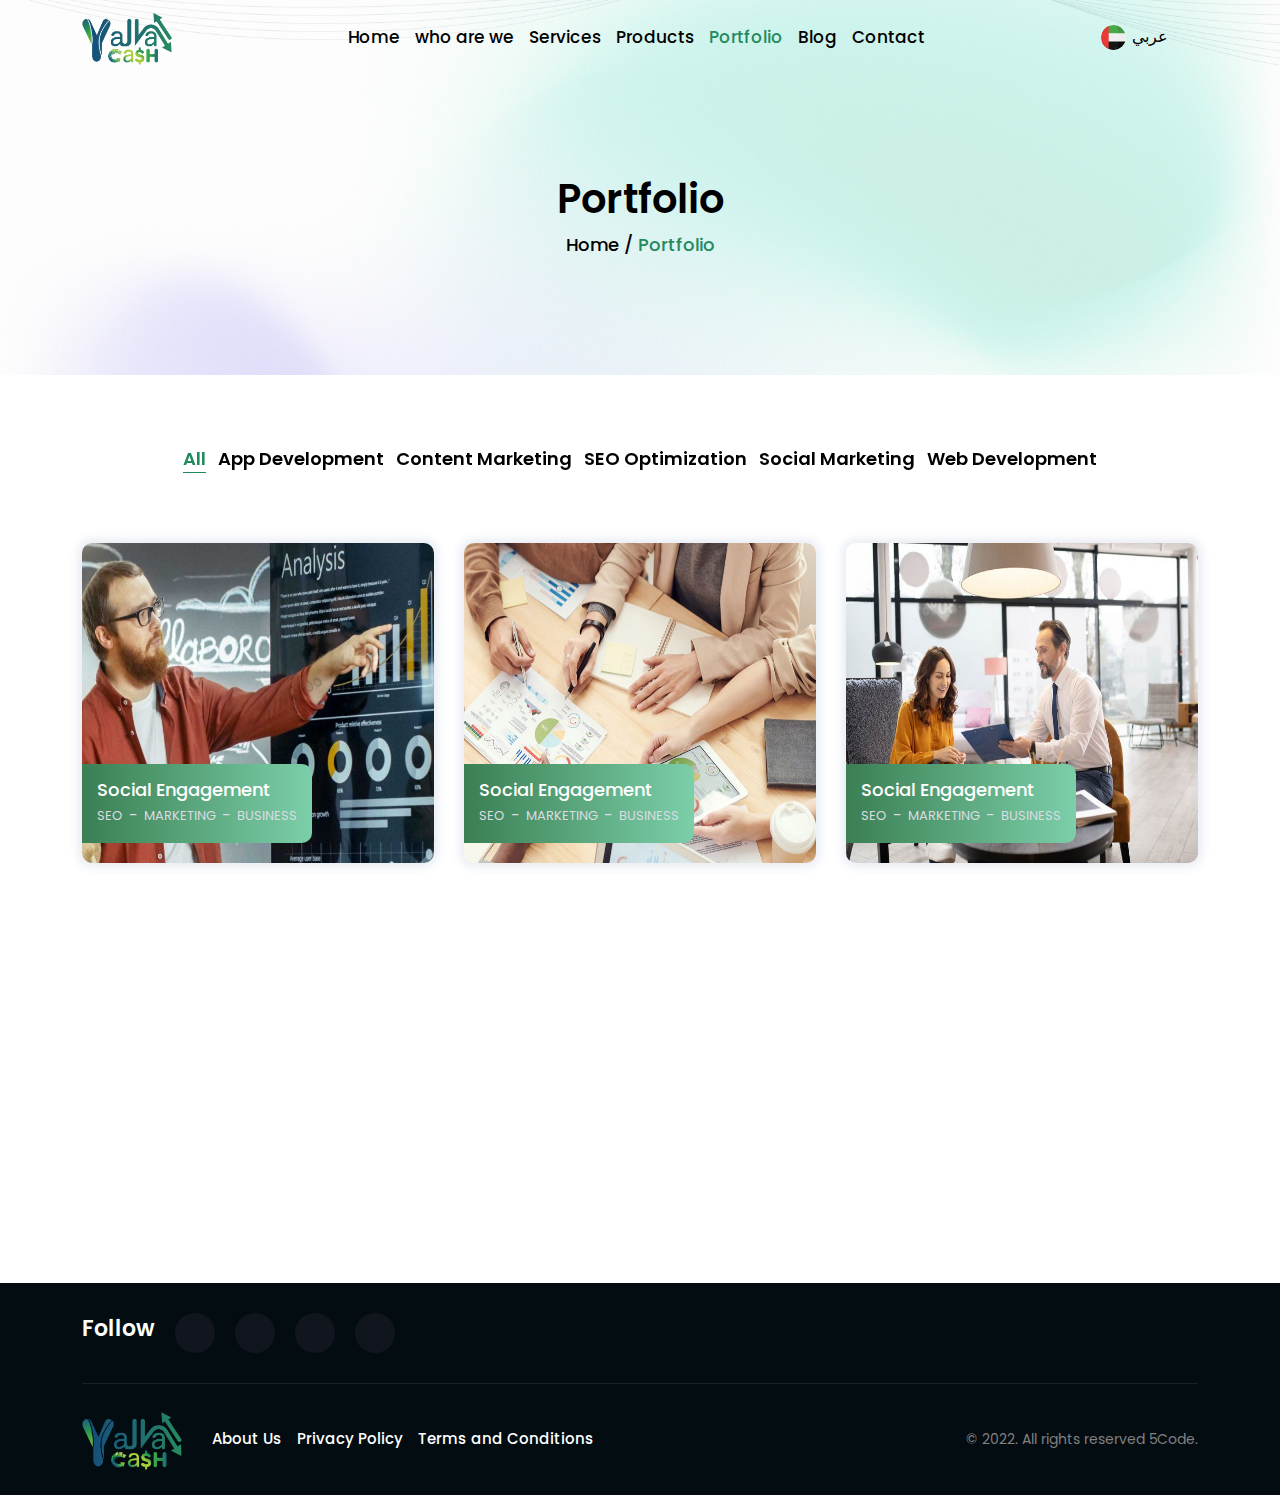
<file: portfolio.html>
<!DOCTYPE html>
<html lang="en">
  <head>
    <meta charset="UTF-8" />
    <meta name="viewport" content="width=device-width, initial-scale=1.0" />
    <title>Yalla cash v2</title>
    <link rel="stylesheet" href="./css/style.css" />
    <link
      rel="stylesheet"
      href="https://cdnjs.cloudflare.com/ajax/libs/font-awesome/6.4.0/css/all.min.css"
      integrity="sha512-iecdLmaskl7CVkqkXNQ/ZH/XLlvWZOJyj7Yy7tcenmpD1ypASozpmT/E0iPtmFIB46ZmdtAc9eNBvH0H/ZpiBw=="
      crossorigin="anonymous"
      referrerpolicy="no-referrer"
    />
    <!-- bootstarp -->
    <link rel="stylesheet" href="css/bootstrap.css" />
    <script src="js/bootstrap.js"></script>
    <!-- aos -->
    <link href="https://unpkg.com/aos@2.3.1/dist/aos.css" rel="stylesheet" />
  </head>
  <body>
    <main>
      <!-- start header -->
      <header>
        <div class="container">
          <div class="line">
            <a href="index.html" class="logo">
              <img src="./images/123456-08.png" alt="logo" />
            </a>
            <div class="links">
              <a href="index.html" class="link">Home</a>
              <a href="about-us.html" class="link">who are we</a>
              <a href="services.html" class="link">Services</a>
              <a href="products.html" class="link">Products</a>
              <a href="portfolio.html" class="link active">Portfolio</a>
              <a href="blog.html" class="link">Blog</a>
              <a href="contact-us.html" class="link">Contact</a>
            </div>
            <div class="info">
              <a href="#" class="lang">
                <img src="images/ar-lang.svg" alt="lang-img" loading="lazy" />
                <span>عربي</span>
              </a>

              <div class="mode btn_mode">
                <i class="fa-regular fa-sun light"></i>
                <i class="fa-solid fa-moon dark"></i>
              </div>

              <div class="icon_menu">
                <svg
                  class="trigger-opener"
                  xmlns="http://www.w3.org/2000/svg"
                  xmlns:xlink="http://www.w3.org/1999/xlink"
                  x="0px"
                  y="0px"
                  width="16px"
                  height="12.7px"
                  viewBox="0 0 16 12.7"
                  style="enable-background: new 0 0 16 12.7"
                  xml:space="preserve"
                >
                  <g>
                    <rect x="5" y="8.4" width="11" height="2"></rect>
                    <rect x="0" y="2.4" width="16" height="2"></rect>
                  </g>
                </svg>
              </div>
            </div>
          </div>
        </div>
      </header>
      <!-- end header -->

      <!-- start menu mobile -->
      <div class="overflow"></div>
      <div class="menu_mobile">
        <div class="head">
          <img src="./images/123456-08.png" alt="logo" />

          <div class="btn_close_menu">
            <i class="fa-regular fa-circle-xmark"></i>
          </div>
        </div>
        <div class="links">
          <a href="index.html" class="link">Home</a>
          <a href="about-us.html" class="link">who are we</a>
          <a href="services.html" class="link">Services</a>
          <a href="products.html" class="link">Products</a>
          <a href="portfolio.html" class="link active">Portfolio</a>
          <a href="blog.html" class="link">Blog</a>
          <a href="contact-us.html" class="link">Contact</a>
        </div>
        <a href="#" class="lang">
          <img src="images/en-lang.svg" alt="lang-img" loading="lazy" />
          <span>English</span>
        </a>
      </div>
      <!-- end menu mobile -->

      <!-- start main head -->
      <div class="main_head">
        <div class="container">
          <div class="content">
            <h1>Portfolio</h1>
            <p class="links">
              <a href="index.html">Home</a> /
              <a href="portfolio.html">Portfolio</a>
            </p>
          </div>
        </div>
      </div>
      <!-- end main head -->
    </main>

    <!-- start portfolio section -->
    <div class="portfolio_section section">
      <div class="container">
        <div
          class="filter"
          data-aos="fade-up"
          data-aos-duration="800"
          data-aos-delay="300"
        >
          <button class="btn_filter active">All</button>
          <button class="btn_filter">App Development</button>
          <button class="btn_filter">Content Marketing</button>
          <button class="btn_filter">SEO Optimization</button>
          <button class="btn_filter">Social Marketing</button>
          <button class="btn_filter">Web Development</button>
        </div>
        <div class="boxs">
          <a
            href="project-details.html"
            class="box"
            data-aos="fade-right"
            data-aos-duration="800"
            data-aos-delay="300"
          >
            <img
              src="./images/project-img1.jpg"
              alt="project-img"
              loading="lazy"
            />
            <div class="text">
              <h4>Social Engagement</h4>
              <div class="types">
                <span class="type">SEO</span> -
                <span class="type"> MARKETING</span> -
                <span class="type">BUSINESS</span>
              </div>
            </div>
          </a>
          <a
            href="project-details.html"
            class="box"
            data-aos="fade-right"
            data-aos-duration="800"
            data-aos-delay="400"
          >
            <img
              src="./images/project-img2.jpg"
              alt="project-img"
              loading="lazy"
            />
            <div class="text">
              <h4>Social Engagement</h4>
              <div class="types">
                <span class="type">SEO</span> -
                <span class="type"> MARKETING</span> -
                <span class="type">BUSINESS</span>
              </div>
            </div>
          </a>
          <a
            href="project-details.html"
            class="box"
            data-aos="fade-right"
            data-aos-duration="800"
            data-aos-delay="500"
          >
            <img
              src="./images/project-img3.jpg"
              alt="project-img"
              loading="lazy"
            />
            <div class="text">
              <h4>Social Engagement</h4>
              <div class="types">
                <span class="type">SEO</span> -
                <span class="type"> MARKETING</span> -
                <span class="type">BUSINESS</span>
              </div>
            </div>
          </a>
          <a
            href="project-details.html"
            class="box"
            data-aos="fade-left"
            data-aos-duration="800"
            data-aos-delay="300"
          >
            <img
              src="./images/project-img4.jpg"
              alt="project-img"
              loading="lazy"
            />
            <div class="text">
              <h4>Social Engagement</h4>
              <div class="types">
                <span class="type">SEO</span> -
                <span class="type"> MARKETING</span> -
                <span class="type">BUSINESS</span>
              </div>
            </div>
          </a>
          <a
            href="project-details.html"
            class="box"
            data-aos="fade-left"
            data-aos-duration="800"
            data-aos-delay="400"
          >
            <img
              src="./images/project-img5.jpg"
              alt="project-img"
              loading="lazy"
            />
            <div class="text">
              <h4>Social Engagement</h4>
              <div class="types">
                <span class="type">SEO</span> -
                <span class="type"> MARKETING</span> -
                <span class="type">BUSINESS</span>
              </div>
            </div>
          </a>
          <a
            href="project-details.html"
            class="box"
            data-aos="fade-left"
            data-aos-duration="800"
            data-aos-delay="500"
          >
            <img
              src="./images/project-img6.jpg"
              alt="project-img"
              loading="lazy"
            />
            <div class="text">
              <h4>Social Engagement</h4>
              <div class="types">
                <span class="type">SEO</span> -
                <span class="type"> MARKETING</span> -
                <span class="type">BUSINESS</span>
              </div>
            </div>
          </a>
        </div>
      </div>
    </div>
    <!-- end portfolio section -->

    <!-- start footer -->
    <footer>
      <div class="container">
        <div class="footer_top">
          <h4>Follow</h4>
          <div class="social_media">
            <a href="#">
              <i class="fa-brands fa-facebook-f"></i>
            </a>
            <a href="#">
              <i class="fa-brands fa-twitter"></i>
            </a>
            <a href="#">
              <i class="fa-brands fa-instagram"></i>
            </a>
            <a href="#">
              <i class="fa-brands fa-youtube"></i>
            </a>
          </div>
        </div>
        <div class="footer_bottom">
          <div class="info">
            <div class="logo">
              <img src="images/123456-08.png" alt="" />
            </div>
            <div class="links">
              <a href="about-us.html" class="link"> About Us</a>
              <a href="privacy-policy.html" class="link">Privacy Policy</a>
              <a href="terms-and-conditions.html" class="link"
                >Terms and Conditions
              </a>
            </div>
          </div>
          <p>© 2022. All rights reserved 5Code.</p>
        </div>
      </div>
    </footer>
    <!-- end footer -->

    <script src="js/main.js"></script>
    <script src="js/mode.js"></script>
    <script src="https://unpkg.com/aos@2.3.1/dist/aos.js"></script>
    <script>
      AOS.init();
    </script>
  </body>
</html>
</file>
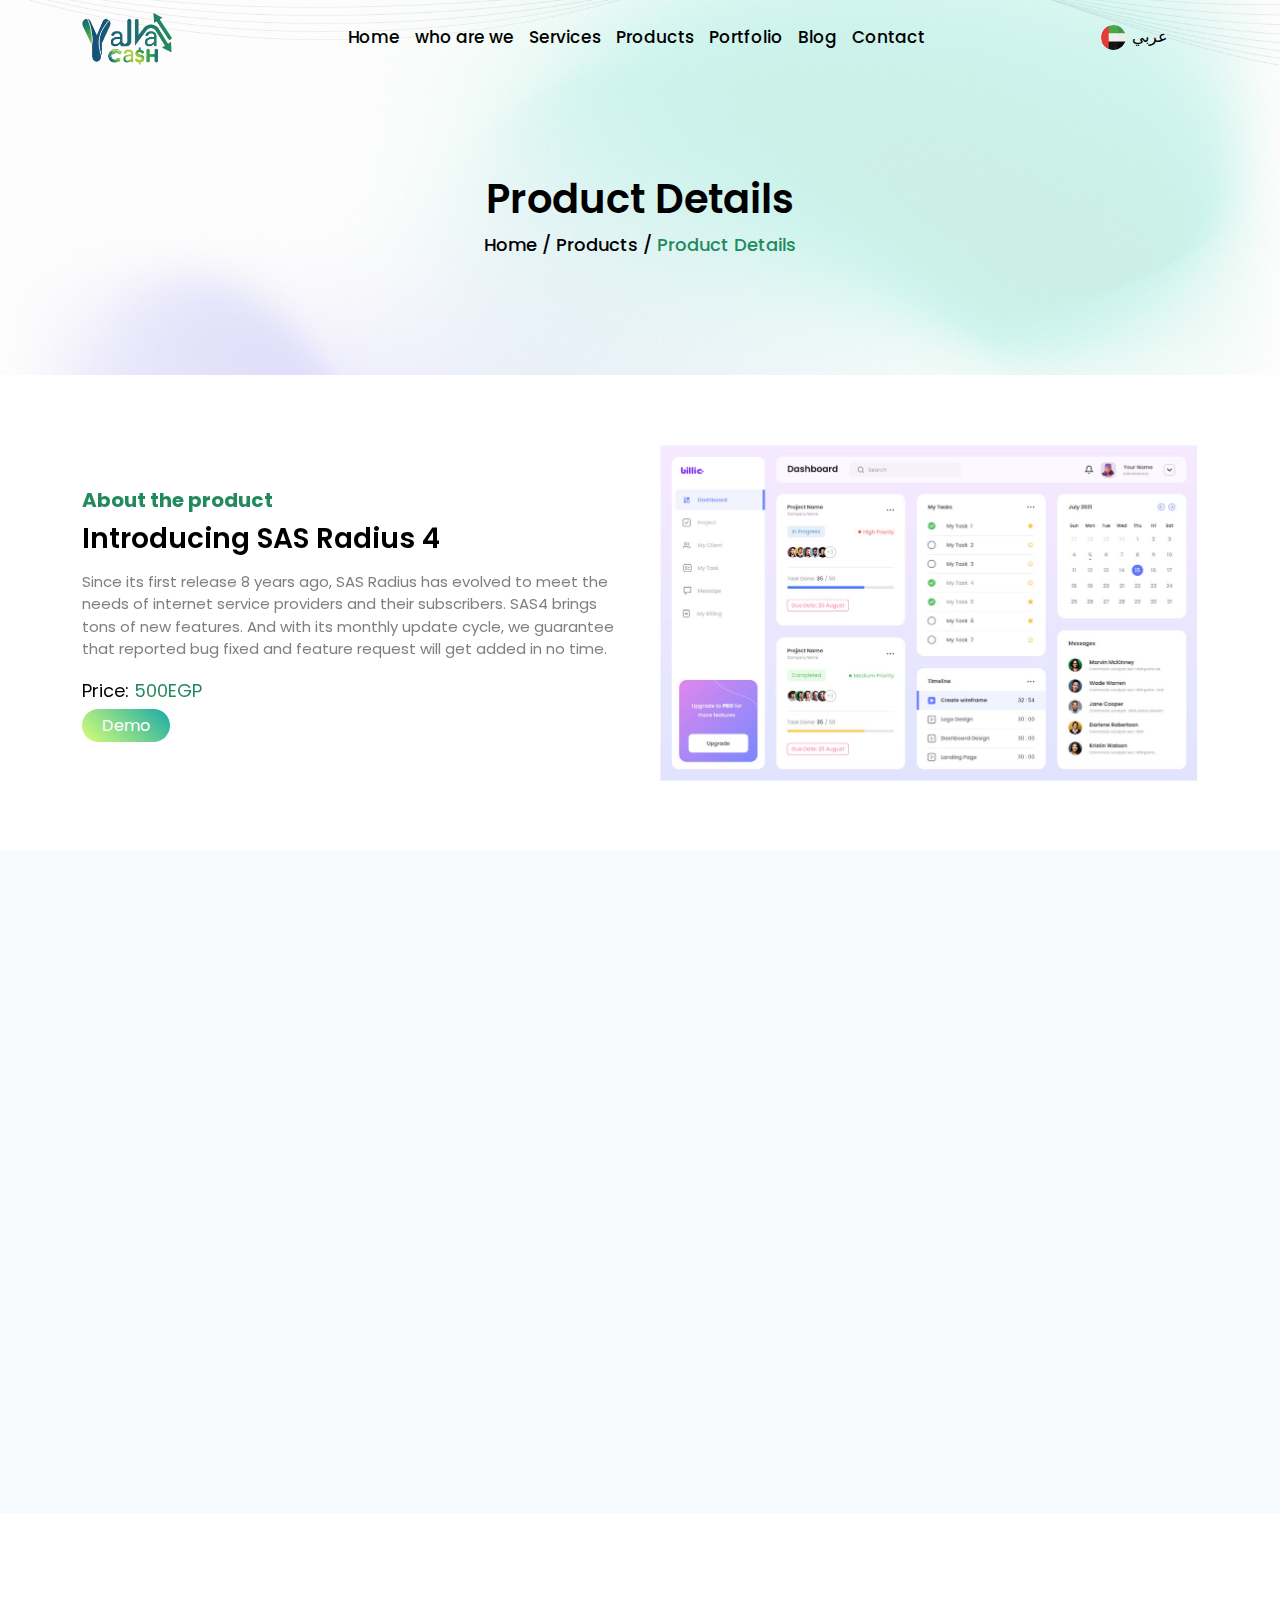
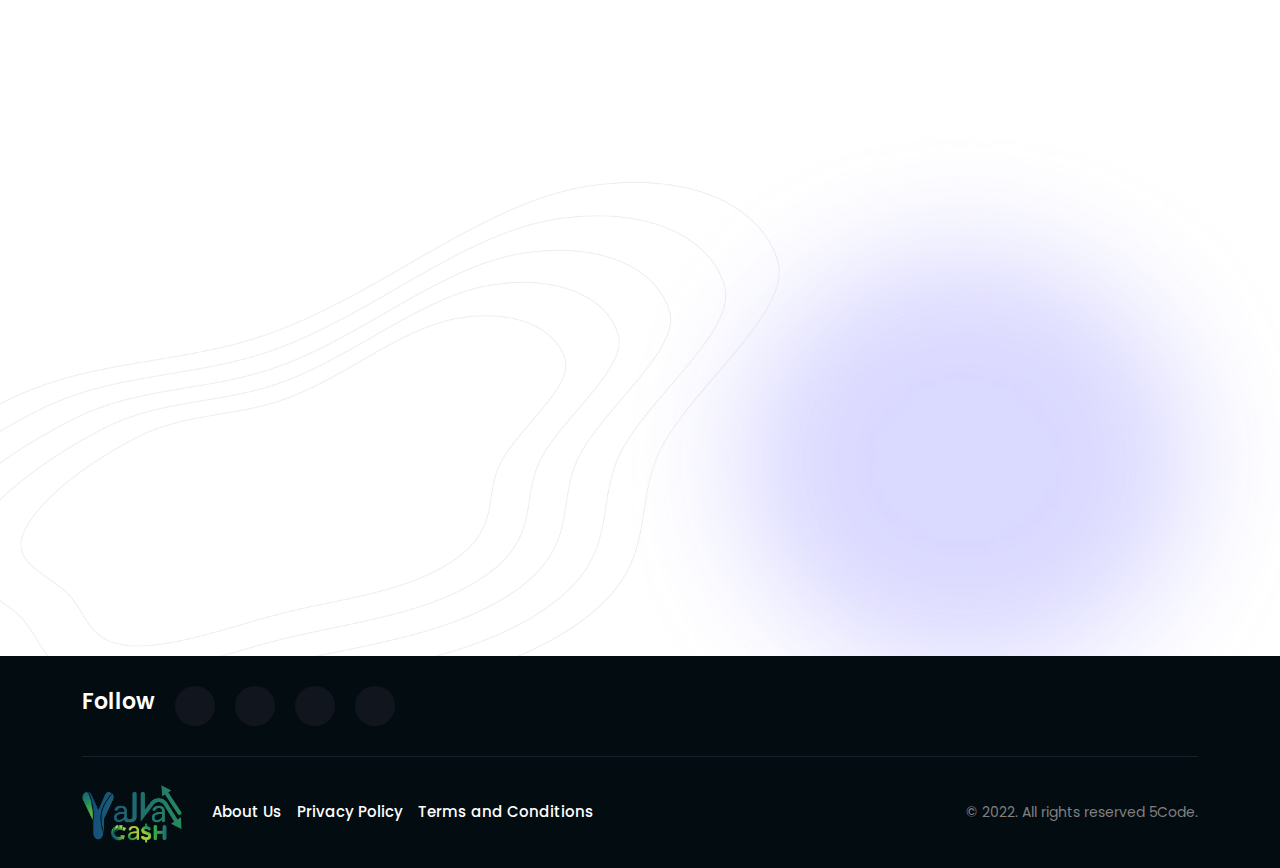
<file: product-details.html>
<!DOCTYPE html>
<html lang="en">
  <head>
    <meta charset="UTF-8" />
    <meta name="viewport" content="width=device-width, initial-scale=1.0" />
    <title>Yalla cash v2</title>
    <link rel="stylesheet" href="./css/style.css" />
    <link
      rel="stylesheet"
      href="https://cdnjs.cloudflare.com/ajax/libs/font-awesome/6.4.0/css/all.min.css"
      integrity="sha512-iecdLmaskl7CVkqkXNQ/ZH/XLlvWZOJyj7Yy7tcenmpD1ypASozpmT/E0iPtmFIB46ZmdtAc9eNBvH0H/ZpiBw=="
      crossorigin="anonymous"
      referrerpolicy="no-referrer"
    />
    <!-- bootstarp -->
    <link rel="stylesheet" href="css/bootstrap.css" />
    <script src="js/bootstrap.js"></script>
    <!-- aos -->
    <link href="https://unpkg.com/aos@2.3.1/dist/aos.css" rel="stylesheet" />
  </head>
  <body>
    <main>
      <!-- start header -->
      <header>
        <div class="container">
          <div class="line">
            <a href="index.html" class="logo">
              <img src="./images/123456-08.png" alt="logo" />
            </a>
            <div class="links">
              <a href="index.html" class="link">Home</a>
              <a href="about-us.html" class="link">who are we</a>
              <a href="services.html" class="link">Services</a>
              <a href="products.html" class="link">Products</a>
              <a href="portfolio.html" class="link">Portfolio</a>
              <a href="blog.html" class="link">Blog</a>
              <a href="contact-us.html" class="link">Contact</a>
            </div>
            <div class="info">
              <a href="#" class="lang">
                <img src="images/ar-lang.svg" alt="lang-img" loading="lazy" />
                <span>عربي</span>
              </a>

              <div class="mode btn_mode">
                <i class="fa-regular fa-sun light"></i>
                <i class="fa-solid fa-moon dark"></i>
              </div>

              <div class="icon_menu">
                <svg
                  class="trigger-opener"
                  xmlns="http://www.w3.org/2000/svg"
                  xmlns:xlink="http://www.w3.org/1999/xlink"
                  x="0px"
                  y="0px"
                  width="16px"
                  height="12.7px"
                  viewBox="0 0 16 12.7"
                  style="enable-background: new 0 0 16 12.7"
                  xml:space="preserve"
                >
                  <g>
                    <rect x="5" y="8.4" width="11" height="2"></rect>
                    <rect x="0" y="2.4" width="16" height="2"></rect>
                  </g>
                </svg>
              </div>
            </div>
          </div>
        </div>
      </header>
      <!-- end header -->

      <!-- start menu mobile -->
      <div class="overflow"></div>
      <div class="menu_mobile">
        <div class="head">
          <img src="./images/123456-08.png" alt="logo" />

          <div class="btn_close_menu">
            <i class="fa-regular fa-circle-xmark"></i>
          </div>
        </div>
        <div class="links">
          <a href="index.html" class="link">Home</a>
          <a href="about-us.html" class="link">who are we</a>
          <a href="services.html" class="link">Services</a>
          <a href="products.html" class="link">Products</a>
          <a href="portfolio.html" class="link">Portfolio</a>
          <a href="blog.html" class="link">Blog</a>
          <a href="contact-us.html" class="link">Contact</a>
        </div>
        <a href="#" class="lang">
          <img src="images/en-lang.svg" alt="lang-img" loading="lazy" />
          <span>English</span>
        </a>
      </div>
      <!-- end menu mobile -->

      <!-- start main head -->
      <div class="main_head">
        <div class="container">
          <div class="content">
            <h1>Product Details</h1>
            <p class="links">
              <a href="index.html">Home</a> /
              <a href="products.html">Products</a> /
              <a href="product-details.html">Product Details</a>
            </p>
          </div>
        </div>
      </div>
      <!-- end main head -->
    </main>

    <!-- start about product -->
    <div class="about_product_section section">
      <div class="container">
        <div class="line line_section">
          <div class="text">
            <h3
              class="title"
              data-aos="fade-up"
              data-aos-duration="800"
              data-aos-delay="300"
            >
              About the product
            </h3>
            <h4
              class="second_title"
              data-aos="fade-up"
              data-aos-duration="800"
              data-aos-delay="400"
            >
              Introducing SAS Radius 4
            </h4>
            <p
              class="desc"
              data-aos="fade-up"
              data-aos-duration="800"
              data-aos-delay="500"
            >
              Since its first release 8 years ago, SAS Radius has evolved to
              meet the needs of internet service providers and their
              subscribers. SAS4 brings tons of new features. And with its
              monthly update cycle, we guarantee that reported bug fixed and
              feature request will get added in no time.
            </p>
            <div
              class="price"
              data-aos="fade-up"
              data-aos-duration="800"
              data-aos-delay="600"
            >
              Price: <span>500EGP</span>
            </div>

            <a
              href="#"
              class="btn_fill btn_about"
              data-aos="fade-up"
              data-aos-duration="800"
              data-aos-delay="700"
              >Demo</a
            >
          </div>
          <div
            class="image"
            data-aos="zoom-in"
            data-aos-duration="800"
            data-aos-delay="500"
          >
            <img
              src="./images/about-product.jpg"
              alt="all-countries"
              loading="lazy"
            />
          </div>
        </div>
      </div>
    </div>
    <!-- end about product -->

    <!-- start Product Features -->
    <div class="product_features_section section">
      <div class="container">
        <div class="line">
          <div class="text">
            <h3
              class="title"
              data-aos="fade-right"
              data-aos-duration="800"
              data-aos-delay="300"
            >
              Product Features
            </h3>
            <p
              class="desc"
              data-aos="fade-right"
              data-aos-duration="800"
              data-aos-delay="400"
            >
              We have made a perfect payment gateway solution to cater to the
              increasing demands of our clients. It is a secure payment gateway
              that let you accept payments via any payment channel like a web
              browser or Smartphone.
            </p>
          </div>

          <div class="boxs">
            <div
              class="box"
              data-aos="fade-left"
              data-aos-duration="800"
              data-aos-delay="300"
            >
              <div class="icon">
                <img
                  src="./images/product-feature1.svg"
                  alt="product-feature"
                  loading="lazy"
                />
              </div>
              <h4 class="title">All-In-One</h4>
              <p class="desc">
                A single solution to manage your users, resellers and handling
                AAA.
              </p>
            </div>
            <div
              class="box"
              data-aos="fade-left"
              data-aos-duration="800"
              data-aos-delay="500"
            >
              <div class="icon">
                <img
                  src="./images/product-feature2.svg"
                  alt="product-feature"
                  loading="lazy"
                />
              </div>
              <h4 class="title">API driven</h4>
              <p class="desc">
                The software backend works independently from the user
                interface, making it possible to create custom user experiences
                and mobile apps.
              </p>
            </div>
            <div
              class="box"
              data-aos="fade-left"
              data-aos-duration="800"
              data-aos-delay="700"
            >
              <div class="icon">
                <img
                  src="./images/product-feature3.svg"
                  alt="product-feature"
                  loading="lazy"
                />
              </div>
              <h4 class="title">Documentation</h4>
              <p class="desc">
                We have prepared good documentation for our software!
              </p>
            </div>
            <div
              class="box"
              data-aos="fade-left"
              data-aos-duration="800"
              data-aos-delay="900"
            >
              <div class="icon">
                <img
                  src="./images/product-feature4.svg"
                  alt="product-feature"
                  loading="lazy"
                />
              </div>
              <h4 class="title">Easy to Install</h4>
              <p class="desc">
                Our ISO installer will automate the installation process and get
                you up and running in just 10 minutes.
              </p>
            </div>
          </div>
        </div>
      </div>
    </div>
    <!-- end Product Features -->

    <!-- start pricing section -->
    <div class="pricing_section section">
      <div class="container">
        <div class="head">
          <h1
            class="title"
            data-aos="fade-up"
            data-aos-duration="800"
            data-aos-delay="300"
          >
            Choose a plan and get started
          </h1>
          <p
            class="desc"
            data-aos="fade-up"
            data-aos-duration="800"
            data-aos-delay="400"
          >
            Scale your software operations through a custom engineering team.
            Meet the demand of your company’s
          </p>
        </div>
        <div class="boxs">
          <div
            class="box"
            data-aos="zoom-in"
            data-aos-duration="800"
            data-aos-delay="300"
          >
            <span class="type">Free</span>
            <div class="time">forever</div>
            <h3 class="price">$14.99<span>/month</span></h3>
            <p class="desc">
              Our plans come with a 100% free 14 day trial. No credit card
              needed.
            </p>
            <div class="features">
              <div class="feature">
                <i class="fa-solid fa-check"></i>
                <span>Limited to 50 users</span>
              </div>
              <div class="feature">
                <i class="fa-solid fa-check"></i>
                <span>No technical support</span>
              </div>
              <div class="feature">
                <i class="fa-solid fa-check"></i>
                <span>Online Updates</span>
              </div>
            </div>
            <a href="contact-us.html" class="btn_fill">Subscribe Now</a>
          </div>
          <div
            class="box active"
            data-aos="zoom-in"
            data-aos-duration="800"
            data-aos-delay="500"
          >
            <span class="type">Free</span>
            <div class="time">forever</div>
            <h3 class="price">$14.99<span>/month</span></h3>
            <p class="desc">
              Our plans come with a 100% free 14 day trial. No credit card
              needed.
            </p>
            <div class="features">
              <div class="feature">
                <i class="fa-solid fa-check"></i>
                <span>Limited to 50 users</span>
              </div>
              <div class="feature">
                <i class="fa-solid fa-check"></i>
                <span>No technical support</span>
              </div>
              <div class="feature">
                <i class="fa-solid fa-check"></i>
                <span>Online Updates</span>
              </div>
            </div>
            <a href="contact-us.html" class="btn_fill">Subscribe Now</a>
          </div>
          <div
            class="box"
            data-aos="zoom-in"
            data-aos-duration="800"
            data-aos-delay="700"
          >
            <span class="type">Free</span>
            <div class="time">forever</div>
            <h3 class="price">$14.99<span>/month</span></h3>
            <p class="desc">
              Our plans come with a 100% free 14 day trial. No credit card
              needed.
            </p>
            <div class="features">
              <div class="feature">
                <i class="fa-solid fa-check"></i>
                <span>Limited to 50 users</span>
              </div>
              <div class="feature">
                <i class="fa-solid fa-check"></i>
                <span>No technical support</span>
              </div>
              <div class="feature">
                <i class="fa-solid fa-check"></i>
                <span>Online Updates</span>
              </div>
            </div>
            <a href="contact-us.html" class="btn_fill">Subscribe Now</a>
          </div>
        </div>
      </div>
    </div>
    <!-- end pricing section -->

    <!-- start footer -->
    <footer>
      <div class="container">
        <div class="footer_top">
          <h4>Follow</h4>
          <div class="social_media">
            <a href="#">
              <i class="fa-brands fa-facebook-f"></i>
            </a>
            <a href="#">
              <i class="fa-brands fa-twitter"></i>
            </a>
            <a href="#">
              <i class="fa-brands fa-instagram"></i>
            </a>
            <a href="#">
              <i class="fa-brands fa-youtube"></i>
            </a>
          </div>
        </div>
        <div class="footer_bottom">
          <div class="info">
            <div class="logo">
              <img src="images/123456-08.png" alt="" />
            </div>
            <div class="links">
              <a href="about-us.html" class="link"> About Us</a>
              <a href="privacy-policy.html" class="link">Privacy Policy</a>
              <a href="terms-and-conditions.html" class="link"
                >Terms and Conditions
              </a>
            </div>
          </div>
          <p>© 2022. All rights reserved 5Code.</p>
        </div>
      </div>
    </footer>
    <!-- end footer -->

    <script src="js/main.js"></script>
    <script src="js/mode.js"></script>
    <script src="https://unpkg.com/aos@2.3.1/dist/aos.js"></script>
    <script>
      AOS.init();
    </script>
  </body>
</html>
</file>
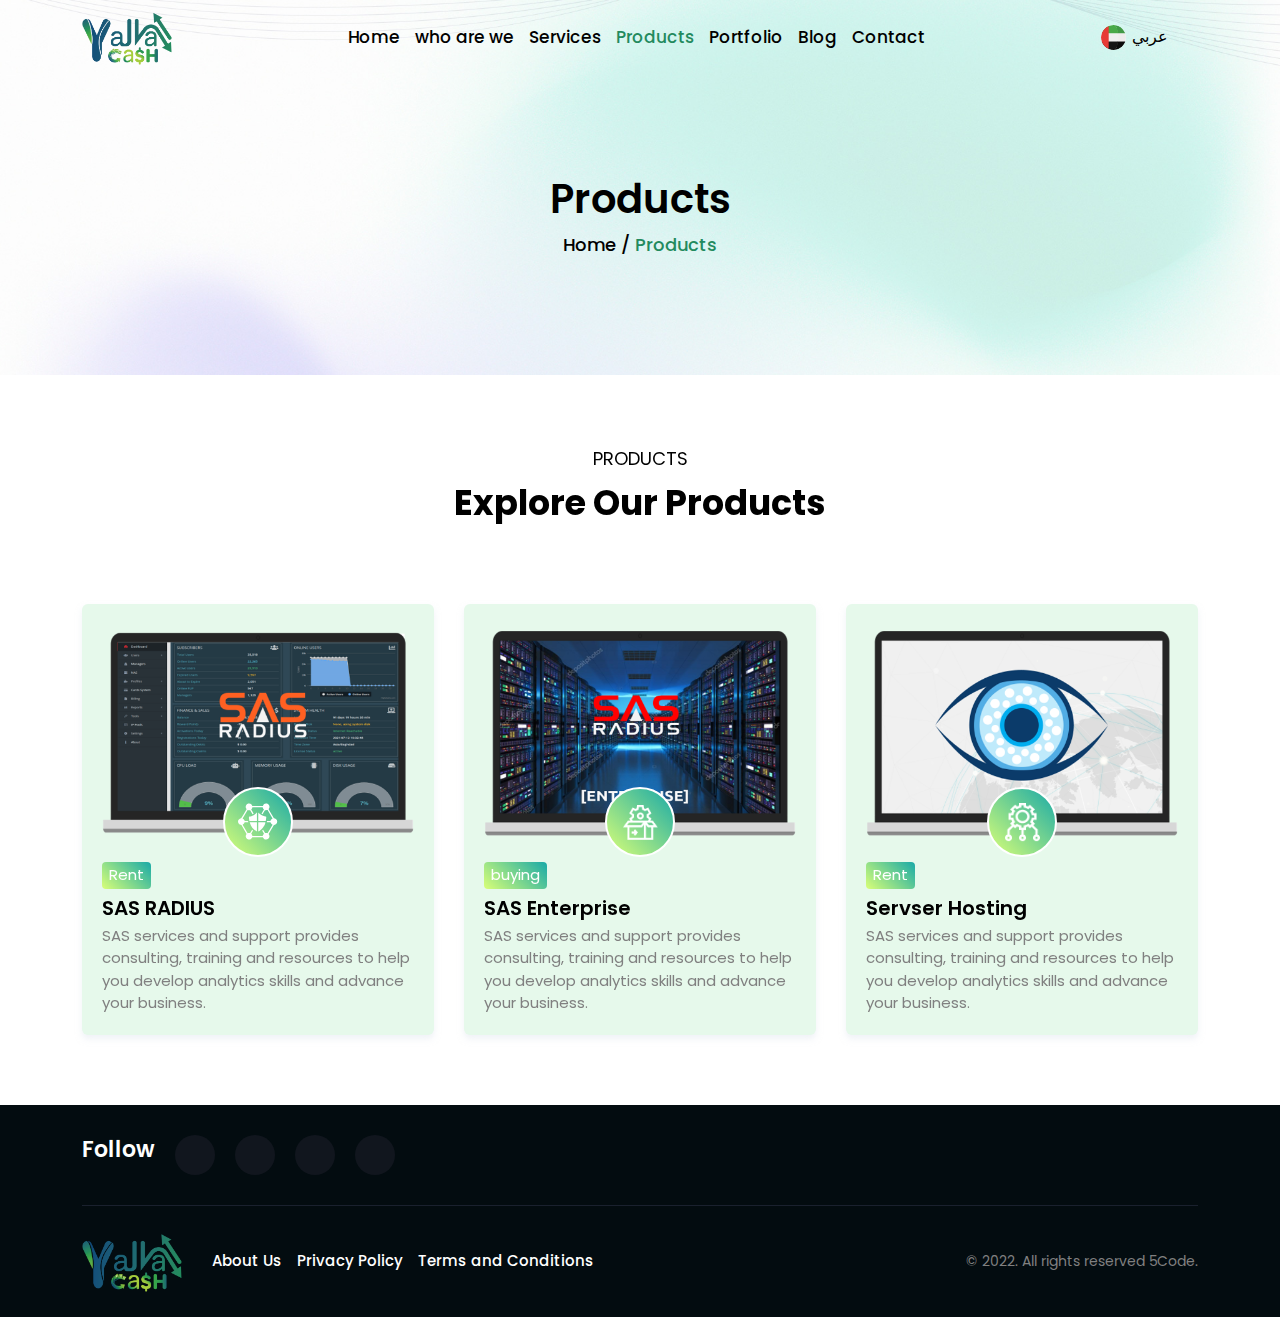
<file: products.html>
<!DOCTYPE html>
<html lang="en">
  <head>
    <meta charset="UTF-8" />
    <meta name="viewport" content="width=device-width, initial-scale=1.0" />
    <title>Yalla cash v2</title>
    <link rel="stylesheet" href="./css/style.css" />
    <link
      rel="stylesheet"
      href="https://cdnjs.cloudflare.com/ajax/libs/font-awesome/6.4.0/css/all.min.css"
      integrity="sha512-iecdLmaskl7CVkqkXNQ/ZH/XLlvWZOJyj7Yy7tcenmpD1ypASozpmT/E0iPtmFIB46ZmdtAc9eNBvH0H/ZpiBw=="
      crossorigin="anonymous"
      referrerpolicy="no-referrer"
    />
    <!-- bootstarp -->
    <link rel="stylesheet" href="css/bootstrap.css" />
    <script src="js/bootstrap.js"></script>
    <!-- aos -->
    <link href="https://unpkg.com/aos@2.3.1/dist/aos.css" rel="stylesheet" />
  </head>
  <body>
    <main>
      <!-- start header -->
      <header>
        <div class="container">
          <div class="line">
            <a href="index.html" class="logo">
              <img src="./images/123456-08.png" alt="logo" />
            </a>
            <div class="links">
              <a href="index.html" class="link">Home</a>
              <a href="about-us.html" class="link">who are we</a>
              <a href="services.html" class="link">Services</a>
              <a href="products.html" class="link active">Products</a>
              <a href="portfolio.html" class="link">Portfolio</a>
              <a href="blog.html" class="link">Blog</a>
              <a href="contact-us.html" class="link">Contact</a>
            </div>
            <div class="info">
              <a href="#" class="lang">
                <img src="images/ar-lang.svg" alt="lang-img" loading="lazy" />
                <span>عربي</span>
              </a>

              <div class="mode btn_mode">
                <i class="fa-regular fa-sun light"></i>
                <i class="fa-solid fa-moon dark"></i>
              </div>

              <div class="icon_menu">
                <svg
                  class="trigger-opener"
                  xmlns="http://www.w3.org/2000/svg"
                  xmlns:xlink="http://www.w3.org/1999/xlink"
                  x="0px"
                  y="0px"
                  width="16px"
                  height="12.7px"
                  viewBox="0 0 16 12.7"
                  style="enable-background: new 0 0 16 12.7"
                  xml:space="preserve"
                >
                  <g>
                    <rect x="5" y="8.4" width="11" height="2"></rect>
                    <rect x="0" y="2.4" width="16" height="2"></rect>
                  </g>
                </svg>
              </div>
            </div>
          </div>
        </div>
      </header>
      <!-- end header -->

      <!-- start menu mobile -->
      <div class="overflow"></div>
      <div class="menu_mobile">
        <div class="head">
          <img src="./images/123456-08.png" alt="logo" />

          <div class="btn_close_menu">
            <i class="fa-regular fa-circle-xmark"></i>
          </div>
        </div>
        <div class="links">
          <a href="index.html" class="link">Home</a>
          <a href="about-us.html" class="link">who are we</a>
          <a href="services.html" class="link">Services</a>
          <a href="products.html" class="link active">Products</a>
          <a href="portfolio.html" class="link">Portfolio</a>
          <a href="blog.html" class="link">Blog</a>
          <a href="contact-us.html" class="link">Contact</a>
        </div>
        <a href="#" class="lang">
          <img src="images/en-lang.svg" alt="lang-img" loading="lazy" />
          <span>English</span>
        </a>
      </div>
      <!-- end menu mobile -->

      <!-- start main head -->
      <div class="main_head">
        <div class="container">
          <div class="content">
            <h1>Products</h1>
            <p class="links">
              <a href="index.html">Home</a> /
              <a href="products.html">Products</a>
            </p>
          </div>
        </div>
      </div>
      <!-- end main head -->
    </main>

    <!-- start our products -->
    <div class="our_products_section section transparent">
      <div class="container">
        <div class="head text-center">
          <div
            class="subtitle"
            data-aos="fade-left"
            data-aos-duration="800"
            data-aos-delay="800"
          >
            <span>PRODUCTS</span>
          </div>
          <h2
            class="title"
            data-aos="fade-right"
            data-aos-duration="800"
            data-aos-delay="1200"
          >
            Explore Our Products
          </h2>
        </div>
        <div class="boxs">
          <a
            href="product-details.html"
            class="box box_shadow"
            data-aos="zoom-in"
            data-aos-duration="800"
            data-aos-delay="300"
          >
            <div class="image">
              <img src="./images/sasradius.png" alt="image" loading="lazy" />
              <div class="icon">
                <svg
                  xmlns="http://www.w3.org/2000/svg"
                  width="50"
                  height="46"
                  viewBox="0 0 50 46"
                  fill="none"
                >
                  <path
                    d="M9.65688 40.8545C9.65688 39.9446 9.92341 39.1036 10.4986 38.4005C10.7511 38.0971 10.709 37.8903 10.5266 37.587C8.49255 34.1266 6.45848 30.6799 4.45247 27.2056C4.21399 26.792 3.93343 26.6128 3.45648 26.5301C1.5206 26.213 0.103771 24.6275 0.00557439 22.7249C-0.092622 20.7534 1.11379 18.9749 3.04966 18.5613C3.94746 18.3683 4.3683 17.9133 4.78914 17.1964C6.6689 13.9152 8.60477 10.6477 10.5266 7.39402C10.709 7.09071 10.737 6.8977 10.4986 6.5806C9.46049 5.18814 9.33423 3.67159 10.1619 2.15505C10.9755 0.679866 12.3082 -0.0508327 14.0056 0.00431437C15.7591 0.0732482 17.0076 0.955601 17.695 2.54108C17.8493 2.88575 18.0036 3.02362 18.4104 3.02362C22.4505 3.00983 26.4905 3.00983 30.5447 3.02362C30.9374 3.02362 31.1058 2.89954 31.2601 2.55487C31.9615 0.983175 33.196 0.0732482 34.9495 0.00431437C36.6749 -0.0646195 38.0076 0.693653 38.8212 2.19641C39.6348 3.69917 39.4946 5.18814 38.4845 6.5806C38.2881 6.84255 38.2601 7.02178 38.4284 7.29751C40.5326 10.8545 42.6088 14.4253 44.713 17.9823C44.8252 18.1615 45.0777 18.3407 45.3022 18.3683C47.5186 18.7267 49.0196 20.3949 49.0196 22.5181C49.0056 24.6137 47.5046 26.2543 45.3162 26.6128C45.1058 26.6541 44.8392 26.8196 44.727 26.9988C42.6228 30.5558 40.5467 34.1266 38.4425 37.6835C38.2741 37.9593 38.2881 38.1385 38.4845 38.4005C39.5086 39.8067 39.6489 41.3095 38.8072 42.826C37.9936 44.3012 36.6749 45.0457 34.9635 44.9767C33.1819 44.9078 31.9475 43.9841 31.2461 42.3848C31.1058 42.0539 30.9515 41.9574 30.6008 41.9574C26.5467 41.9712 22.4785 41.9712 18.4244 41.9574C18.0316 41.9574 17.8493 42.0815 17.709 42.44C16.9374 44.2874 15.0016 45.3076 13.0236 44.9216C11.0597 44.5356 9.64285 42.826 9.65688 40.8545ZM12.9114 23.2764C12.715 23.2764 12.5326 23.2764 12.3362 23.2764C11.1579 23.2764 9.99355 23.2902 8.81519 23.2626C8.46449 23.2626 8.29616 23.3453 8.19796 23.7038C7.98754 24.4758 7.55267 25.1238 6.92141 25.6201C6.57071 25.8959 6.17792 26.1164 5.77111 26.3922C7.87531 29.963 9.9655 33.5337 12.0697 37.1183C12.9535 36.7185 13.8092 36.6082 14.6929 36.8288C15.0577 36.9253 15.212 36.8288 15.3944 36.5255C16.1519 35.1881 16.9374 33.8646 17.723 32.5549C18.1018 32.9409 18.4525 33.3131 18.8453 33.7267C18.1158 34.9813 17.3302 36.3187 16.5306 37.6835C17.3723 38.4005 17.8633 39.3104 18.0316 40.4271C18.2561 40.4271 18.4384 40.4271 18.6348 40.4271C21.3282 40.4271 24.0216 40.4271 26.715 40.4271C27.9915 40.4271 29.2681 40.4409 30.5447 40.4133C30.699 40.4133 30.9655 40.303 30.9795 40.2065C31.1619 39.1725 31.695 38.3591 32.4665 37.656C31.6669 36.2911 30.8813 34.9538 30.1799 33.7405C30.6008 33.3131 30.9515 32.9409 31.3162 32.5824C32.0737 33.8784 32.8593 35.2295 33.6589 36.5668C33.743 36.7047 33.9535 36.8977 34.0517 36.8701C35.0336 36.6357 35.9875 36.746 36.9274 37.1459C39.0457 33.5337 41.1358 29.9767 43.24 26.3784C41.9354 25.7718 41.0938 24.8619 40.715 23.5521C40.6869 23.428 40.4064 23.3177 40.238 23.3177C39.0176 23.3039 37.7831 23.3039 36.5627 23.3039C36.3803 23.3039 36.198 23.2902 35.9735 23.2764C36.0717 22.8766 36.1839 22.5457 36.226 22.201C36.2681 21.815 36.4645 21.746 36.8292 21.746C37.9094 21.7598 39.0036 21.7323 40.0837 21.7598C40.5186 21.7736 40.6869 21.622 40.8413 21.2221C41.0657 20.6569 41.4024 20.1054 41.8092 19.6505C42.1739 19.2369 42.707 18.9611 43.198 18.5889C41.1218 15.0457 39.0316 11.4749 37.0256 8.06957C36.0857 8.13851 35.2721 8.29016 34.4725 8.20744C33.9254 8.15229 33.715 8.29016 33.4765 8.71755C32.5928 10.2755 31.6669 11.8196 30.727 13.4188C30.2641 13.1293 29.8292 12.8674 29.3944 12.6054C30.4324 10.8269 31.4425 9.10358 32.4525 7.38023C31.723 6.75983 31.204 6.02913 31.0356 5.1192C30.9515 4.69181 30.7831 4.62288 30.3903 4.62288C26.4344 4.63667 22.4785 4.63667 18.5226 4.63667C18.3543 4.63667 18.1859 4.63667 18.0036 4.63667C17.8493 5.76718 17.3302 6.66332 16.5166 7.38023C17.5547 9.14494 18.5647 10.8683 19.5887 12.633C19.1118 12.9225 18.6909 13.1707 18.2561 13.4326C18.1298 13.2258 18.0457 13.088 17.9475 12.9363C17.0777 11.4611 16.222 9.98593 15.3382 8.51075C15.2541 8.35909 15.0156 8.16608 14.9034 8.19365C13.9354 8.41424 12.9956 8.34531 12.0557 7.9317C9.95147 11.5301 7.86129 15.1008 5.74305 18.6854C7.06169 19.292 7.90337 20.2157 8.28213 21.553C8.31018 21.6633 8.56269 21.7598 8.717 21.7736C9.54465 21.8012 10.3583 21.7874 11.1859 21.7874C12.6449 21.7874 12.6449 21.7874 12.9254 23.1937C12.9394 23.1523 12.9254 23.1661 12.9114 23.2764Z"
                    fill="white"
                  />
                  <path
                    d="M23.657 21.7048C20.5007 21.7048 17.3865 21.7048 14.2442 21.7048C13.8935 20.0918 13.6691 18.4787 13.655 16.8519C13.655 16.3418 14.0338 16.1212 14.5248 16.0661C16.5168 15.8455 18.4105 15.2664 20.0378 14.1083C21.1741 13.2949 22.1841 12.3023 23.2362 11.3786C23.3624 11.2683 23.4747 11.1304 23.657 10.9374C23.657 14.5633 23.657 18.1065 23.657 21.7048Z"
                    fill="white"
                  />
                  <path
                    d="M25.3264 21.6497C25.3264 18.0927 25.3264 14.5495 25.3264 11.0891C25.8875 11.5992 26.4767 12.1368 27.0659 12.6607C29.1 14.4806 31.4286 15.6663 34.1781 16.0109C35.2162 16.135 35.4126 16.3418 35.3144 17.3896C35.1881 18.7269 34.9777 20.0504 34.7813 21.374C34.7673 21.4981 34.5569 21.7049 34.4306 21.7049C31.4426 21.7186 28.4547 21.7049 25.4667 21.7049C25.4386 21.7049 25.4106 21.6773 25.3264 21.6497Z"
                    fill="white"
                  />
                  <path
                    d="M14.6089 23.3041C17.667 23.3041 20.655 23.3041 23.671 23.3041C23.671 27.1369 23.671 30.9282 23.671 34.8161C18.649 32.4861 16.1099 28.3501 14.6089 23.3041Z"
                    fill="white"
                  />
                  <path
                    d="M25.3264 23.3041C28.3284 23.3041 31.2883 23.3041 34.2483 23.3041C34.094 27.1644 28.8615 33.8648 25.3264 34.7334C25.3264 30.942 25.3264 27.1369 25.3264 23.3041Z"
                    fill="white"
                  />
                </svg>
              </div>
            </div>

            <div class="text">
              <span class="type">Rent</span>
              <h4 class="title">SAS RADIUS</h4>

              <p class="desc">
                SAS services and support provides consulting, training and
                resources to help you develop analytics skills and advance your
                business.
              </p>
            </div>
          </a>
          <a
            href="product-details.html"
            class="box box_shadow"
            data-aos="zoom-in"
            data-aos-duration="800"
            data-aos-delay="600"
          >
            <div class="image">
              <img
                src="./images/sasradius-enterprise.png"
                alt="image"
                loading="lazy"
              />
              <div class="icon">
                <img src="./images/developemt.png" alt="" loading="lazy" />
              </div>
            </div>

            <div class="text">
              <span class="type">buying</span>
              <h4 class="title">SAS Enterprise</h4>

              <p class="desc">
                SAS services and support provides consulting, training and
                resources to help you develop analytics skills and advance your
                business.
              </p>
            </div>
          </a>
          <a
            href="product-details.html"
            class="box box_shadow"
            data-aos="zoom-in"
            data-aos-duration="800"
            data-aos-delay="900"
          >
            <div class="image">
              <img src="./images/sastrack.png" alt="image" loading="lazy" />

              <div class="icon">
                <img src="./images/marketing.png" alt="" loading="lazy" />
              </div>
            </div>

            <div class="text">
              <span class="type">Rent</span>
              <h4 class="title">Servser Hosting</h4>

              <p class="desc">
                SAS services and support provides consulting, training and
                resources to help you develop analytics skills and advance your
                business.
              </p>
            </div>
          </a>
        </div>
      </div>
    </div>
    <!-- end our products -->

    <!-- start footer -->
    <footer>
      <div class="container">
        <div class="footer_top">
          <h4>Follow</h4>
          <div class="social_media">
            <a href="#">
              <i class="fa-brands fa-facebook-f"></i>
            </a>
            <a href="#">
              <i class="fa-brands fa-twitter"></i>
            </a>
            <a href="#">
              <i class="fa-brands fa-instagram"></i>
            </a>
            <a href="#">
              <i class="fa-brands fa-youtube"></i>
            </a>
          </div>
        </div>
        <div class="footer_bottom">
          <div class="info">
            <div class="logo">
              <img src="images/123456-08.png" alt="" />
            </div>
            <div class="links">
              <a href="about-us.html" class="link"> About Us</a>
              <a href="privacy-policy.html" class="link">Privacy Policy</a>
              <a href="terms-and-conditions.html" class="link"
                >Terms and Conditions
              </a>
            </div>
          </div>
          <p>© 2022. All rights reserved 5Code.</p>
        </div>
      </div>
    </footer>
    <!-- end footer -->

    <script src="js/main.js"></script>
    <script src="js/mode.js"></script>
    <script src="https://unpkg.com/aos@2.3.1/dist/aos.js"></script>
    <script>
      AOS.init();
    </script>
  </body>
</html>
</file>
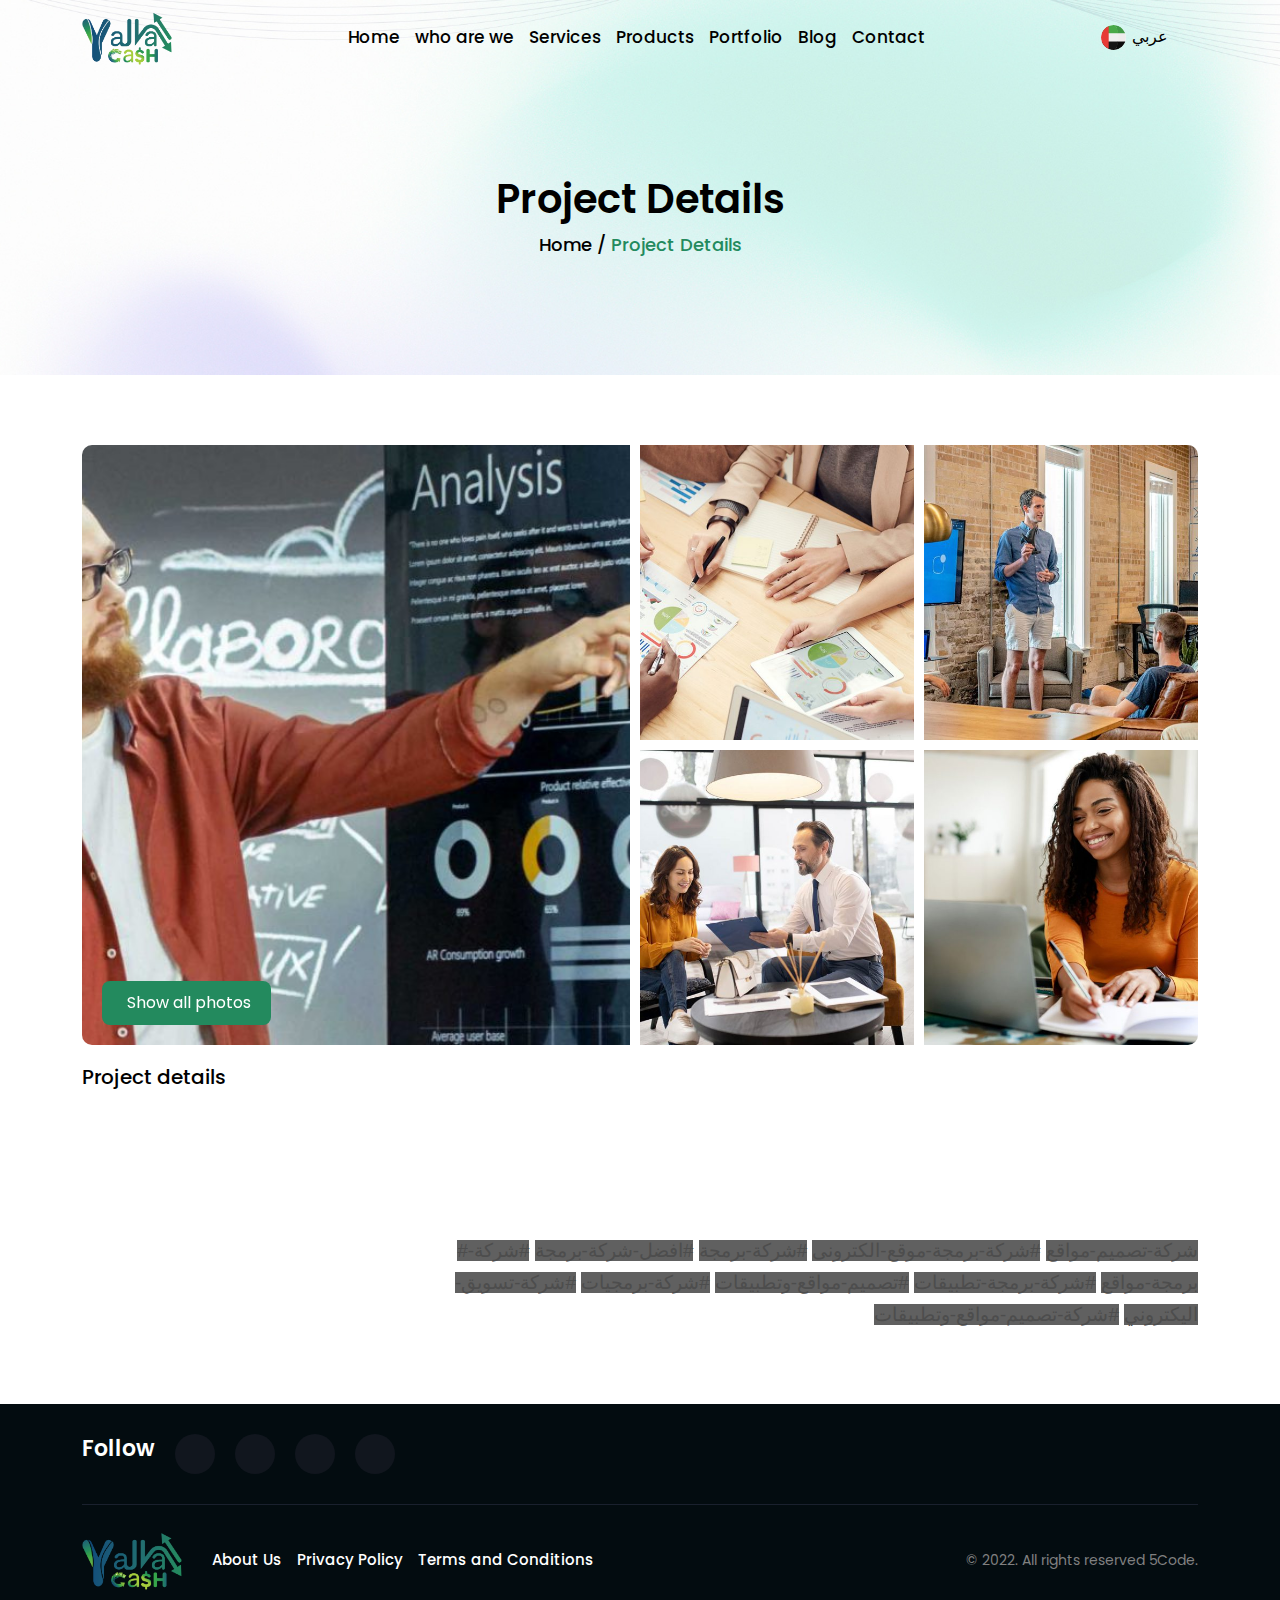
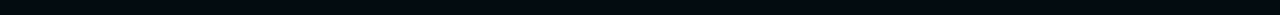
<file: project-details.html>
<!DOCTYPE html>
<html lang="en">
  <head>
    <meta charset="UTF-8" />
    <meta name="viewport" content="width=device-width, initial-scale=1.0" />
    <title>Yalla cash v2</title>
    <link rel="stylesheet" href="./css/style.css" />
    <link
      rel="stylesheet"
      href="https://cdnjs.cloudflare.com/ajax/libs/font-awesome/6.4.0/css/all.min.css"
      integrity="sha512-iecdLmaskl7CVkqkXNQ/ZH/XLlvWZOJyj7Yy7tcenmpD1ypASozpmT/E0iPtmFIB46ZmdtAc9eNBvH0H/ZpiBw=="
      crossorigin="anonymous"
      referrerpolicy="no-referrer"
    />
    <!-- bootstarp -->
    <link rel="stylesheet" href="css/bootstrap.css" />
    <script src="js/bootstrap.js"></script>
    <!-- aos -->
    <link href="https://unpkg.com/aos@2.3.1/dist/aos.css" rel="stylesheet" />
  </head>
  <body>
    <main>
      <!-- start header -->
      <header>
        <div class="container">
          <div class="line">
            <a href="index.html" class="logo">
              <img src="./images/123456-08.png" alt="logo" />
            </a>
            <div class="links">
              <a href="index.html" class="link">Home</a>
              <a href="about-us.html" class="link">who are we</a>
              <a href="services.html" class="link">Services</a>
              <a href="products.html" class="link">Products</a>
              <a href="portfolio.html" class="link">Portfolio</a>
              <a href="blog.html" class="link">Blog</a>
              <a href="contact-us.html" class="link">Contact</a>
            </div>
            <div class="info">
              <a href="#" class="lang">
                <img src="images/ar-lang.svg" alt="lang-img" loading="lazy" />
                <span>عربي</span>
              </a>

              <div class="mode btn_mode">
                <i class="fa-regular fa-sun light"></i>
                <i class="fa-solid fa-moon dark"></i>
              </div>

              <div class="icon_menu">
                <svg
                  class="trigger-opener"
                  xmlns="http://www.w3.org/2000/svg"
                  xmlns:xlink="http://www.w3.org/1999/xlink"
                  x="0px"
                  y="0px"
                  width="16px"
                  height="12.7px"
                  viewBox="0 0 16 12.7"
                  style="enable-background: new 0 0 16 12.7"
                  xml:space="preserve"
                >
                  <g>
                    <rect x="5" y="8.4" width="11" height="2"></rect>
                    <rect x="0" y="2.4" width="16" height="2"></rect>
                  </g>
                </svg>
              </div>
            </div>
          </div>
        </div>
      </header>
      <!-- end header -->

      <!-- start menu mobile -->
      <div class="overflow"></div>
      <div class="menu_mobile">
        <div class="head">
          <img src="./images/123456-08.png" alt="logo" />

          <div class="btn_close_menu">
            <i class="fa-regular fa-circle-xmark"></i>
          </div>
        </div>
        <div class="links">
          <a href="index.html" class="link">Home</a>
          <a href="about-us.html" class="link">who are we</a>
          <a href="services.html" class="link">Services</a>
          <a href="products.html" class="link">Products</a>
          <a href="portfolio.html" class="link">Portfolio</a>
          <a href="blog.html" class="link">Blog</a>
          <a href="contact-us.html" class="link">Contact</a>
        </div>
        <a href="#" class="lang">
          <img src="images/en-lang.svg" alt="lang-img" loading="lazy" />
          <span>English</span>
        </a>
      </div>
      <!-- end menu mobile -->

      <!-- start main head -->
      <div class="main_head">
        <div class="container">
          <div class="content">
            <h1>Project Details</h1>
            <p class="links">
              <a href="index.html">Home</a> /
              <a href="project-details.html">Project Details</a>
            </p>
          </div>
        </div>
      </div>
      <!-- end main head -->
    </main>

    <!-- start project details  -->
    <div class="project_details_section">
      <div class="container">
        <div class="content">
          <div class=" box-imgs" data-aos="flip-up"
                        data-aos-delay="200"
                        data-aos-duration="800">
                    <div class="left px-0">
                      <div class="image">
                        <img class="img-fluid" src="images/project-img1.jpg" alt="" loading="lazy">
                    </div>
                    </div>
                    <div class=" center">
                      <div class="image">
                        <img class="img-fluid" src="images/project-img2.jpg" alt="" loading="lazy">
                    </div>
                    <div class="image">
                      <img class="img-fluid" src="images/project-img3.jpg" alt="" loading="lazy">
                  </div>
                    </div>
                    <div class="right">
                      <div class="image">
                        <img class="img-fluid" src="images/project-img4.jpg" alt="" loading="lazy">
                    </div>
                    <div class="image">
                      <img class="img-fluid" src="images/project-img5.jpg" alt="" loading="lazy">
                    </div>
                  </div>
                  <button class="show-all">
                    <i class="fa-regular fa-image"></i>
                    Show all photos
                  </button>
          </div>
          <div class="line">
            <div class="project_details_info">
              <h5>Project details</h5>
              <div class="items">
                <div
                  class="item"
                  data-aos="fade-up"
                  data-aos-duration="1000"
                  data-aos-delay="300"
                >
                  <h4>CLIENT:</h4>
                  <span>Microsoft App Holing Ltd, Australia Area</span>
                </div>
                <div
                  class="item"
                  data-aos="fade-up"
                  data-aos-duration="1000"
                  data-aos-delay="500"
                >
                  <h4>Date:</h4>
                  <span>March, 2023</span>
                </div>
                <div
                  class="item"
                  data-aos="fade-up"
                  data-aos-duration="1000"
                  data-aos-delay="700"
                >
                  <h4>Services:</h4>
                  <span>Development</span>
                </div>
              </div>
            </div>

            <div class="project_details_content">
              <h4 class="" data-aos="fade-right"
                        data-aos-delay="200"
                        data-aos-duration="800">Project Description</h4>
                    <p data-aos="fade-right"
                        data-aos-delay="400"
                        data-aos-duration="800">Discover Saudi Company is the best company that provides tourism services within the Kingdom of Saudi Arabia. The site has been worked on by and our priority is customer satisfaction.
                      </p>
                        <h2 style="text-align: right; line-height: 1;"><span style="font-family: arial, helvetica, sans-serif; color: #ffffff;"><span style="text-decoration: underline;"><span style="font-size: 18pt;">كلمات دلالية</span></span> :-</span></h2>
                        <h2 style="text-align: right; line-height: 1;"><span style="font-family: 'comic sans ms', sans-serif; font-size: 14pt; color: #4d4d4d;"><span style="background-color: #606060;">#شركة-تصميم-مواقع</span> <span style="background-color: #606060;">#شركة-برمجة-موقع-الكترونى</span> <span style="background-color: #606060;">#شركة-برمجة</span> <span style="background-color: #606060;">#افضل-شركة-برمجة</span> <span style="background-color: #606060;">#شركة-برمجة-مواقع</span> <span style="background-color: #606060;">#شركة-برمجة-تطبيقات</span> <span style="background-color: #606060;">#تصميم-مواقع-وتطبيقات</span> <span style="background-color: #606060;">#شركة-برمجيات</span> <span style="background-color: #606060;">#شركة-تسويق-اليكتروني</span> <span style="background-color: #606060;">#شركة-تصميم-مواقع-وتطبيقات</span></span></h2>
                      </div>
          </div>
        </div>
      </div>
    </div>
     <!-- end project details  -->


    <!-- start footer -->
    <footer>
      <div class="container">
        <div class="footer_top">
          <h4>Follow</h4>
          <div class="social_media">
            <a href="#">
              <i class="fa-brands fa-facebook-f"></i>
            </a>
            <a href="#">
              <i class="fa-brands fa-twitter"></i>
            </a>
            <a href="#">
              <i class="fa-brands fa-instagram"></i>
            </a>
            <a href="#">
              <i class="fa-brands fa-youtube"></i>
            </a>
          </div>
        </div>
        <div class="footer_bottom">
          <div class="info">
            <div class="logo">
              <img src="images/123456-08.png" alt="" />
            </div>
            <div class="links">
              <a href="about-us.html" class="link"> About Us</a>
              <a href="privacy-policy.html" class="link">Privacy Policy</a>
              <a href="terms-and-conditions.html" class="link"
                >Terms and Conditions
              </a>
            </div>
          </div>
          <p>© 2022. All rights reserved 5Code.</p>
        </div>
      </div>
    </footer>
    <!-- end footer -->

    <!-- start popup all images -->
      <div class="popup-all">
        <i class="fa-solid fa-xmark close-popup"></i>

        <div class="container-images">
          <div class="images">
            <img src="images/project-img1.jpg" alt="project-img">
            <img src="images/project-img2.jpg" alt="project-img">
            <img src="images/project-img3.jpg" alt="project-img">
            <img src="images/project-img4.jpg" alt="project-img">
            <img src="images/project-img5.jpg" alt="project-img">
          </div>
        </div>
      </div>
      <!-- end popup all images -->


      <script src="js/popup.js"></script>
    <script src="js/main.js"></script>
    <script src="js/mode.js"></script>
        <script src="https://unpkg.com/aos@2.3.1/dist/aos.js"></script>
    <script>
      AOS.init();
    </script>
  </body>
  </body>
</html>
</file>
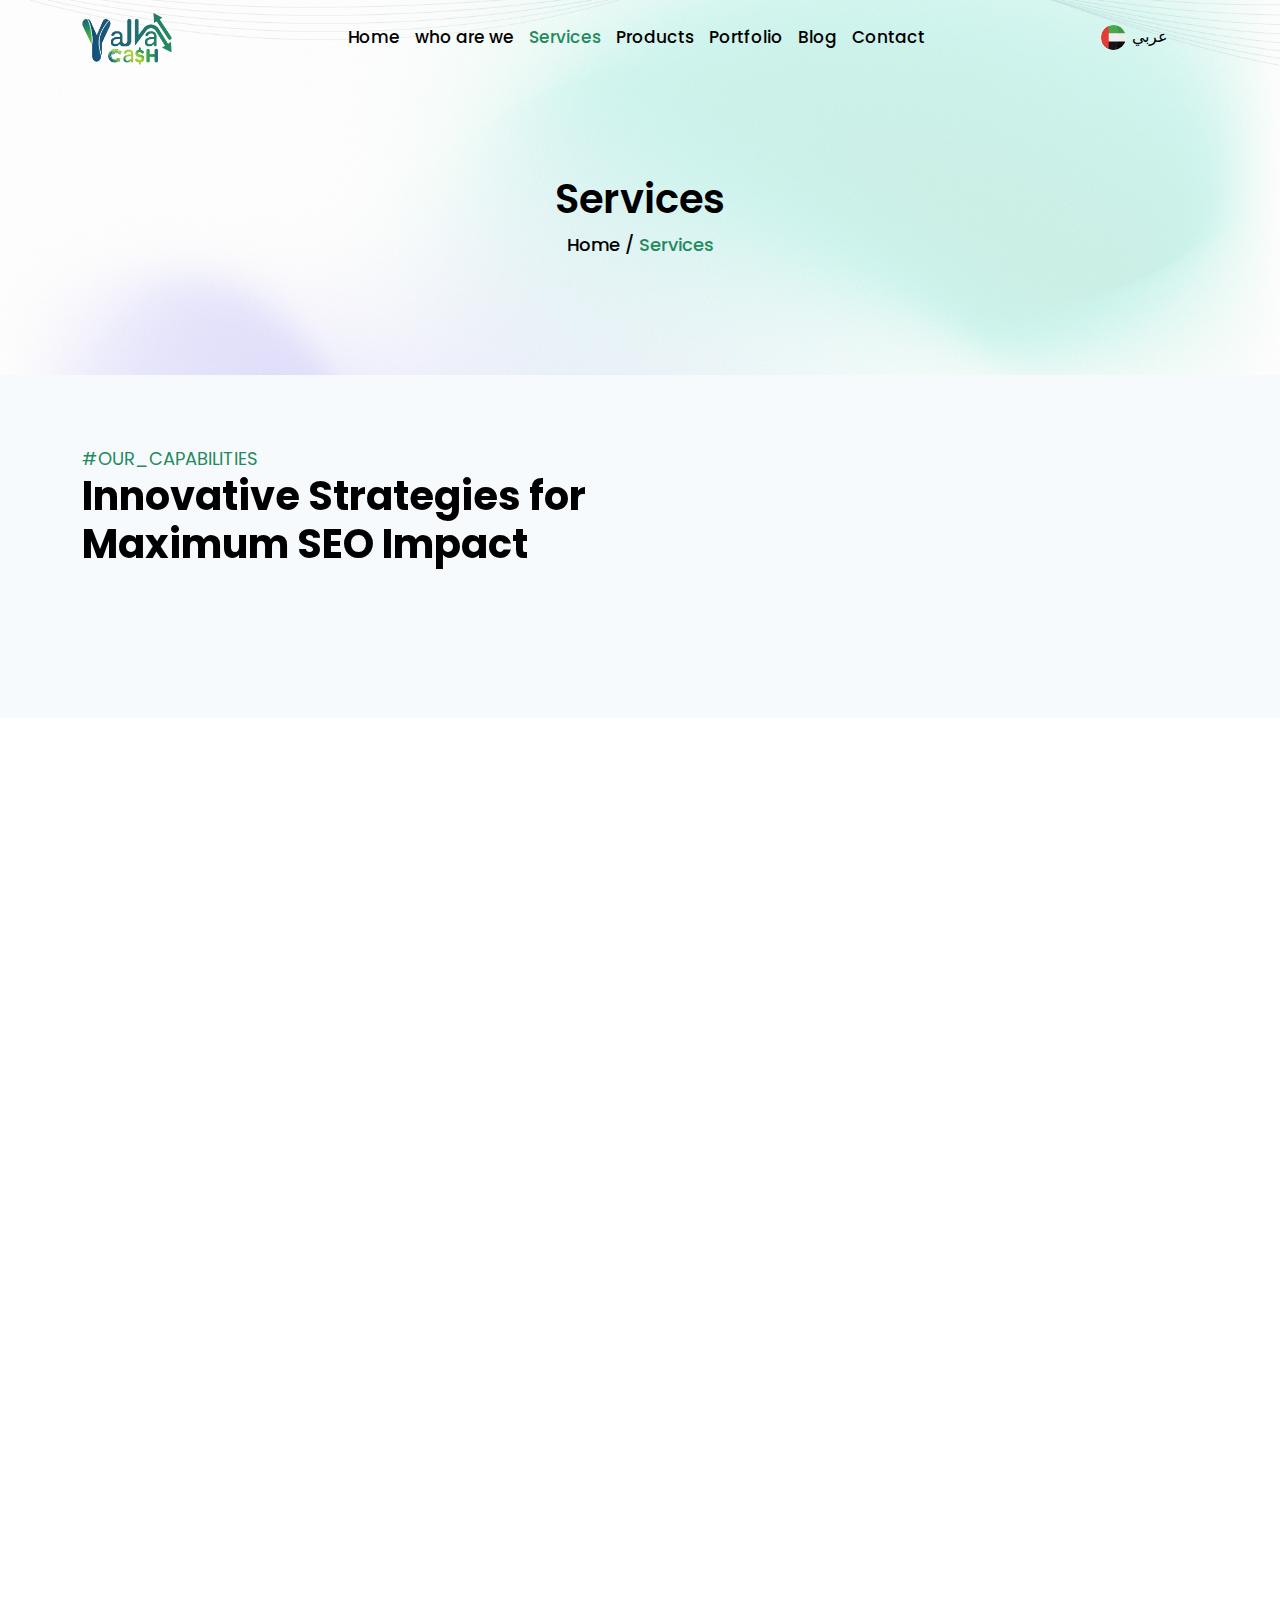
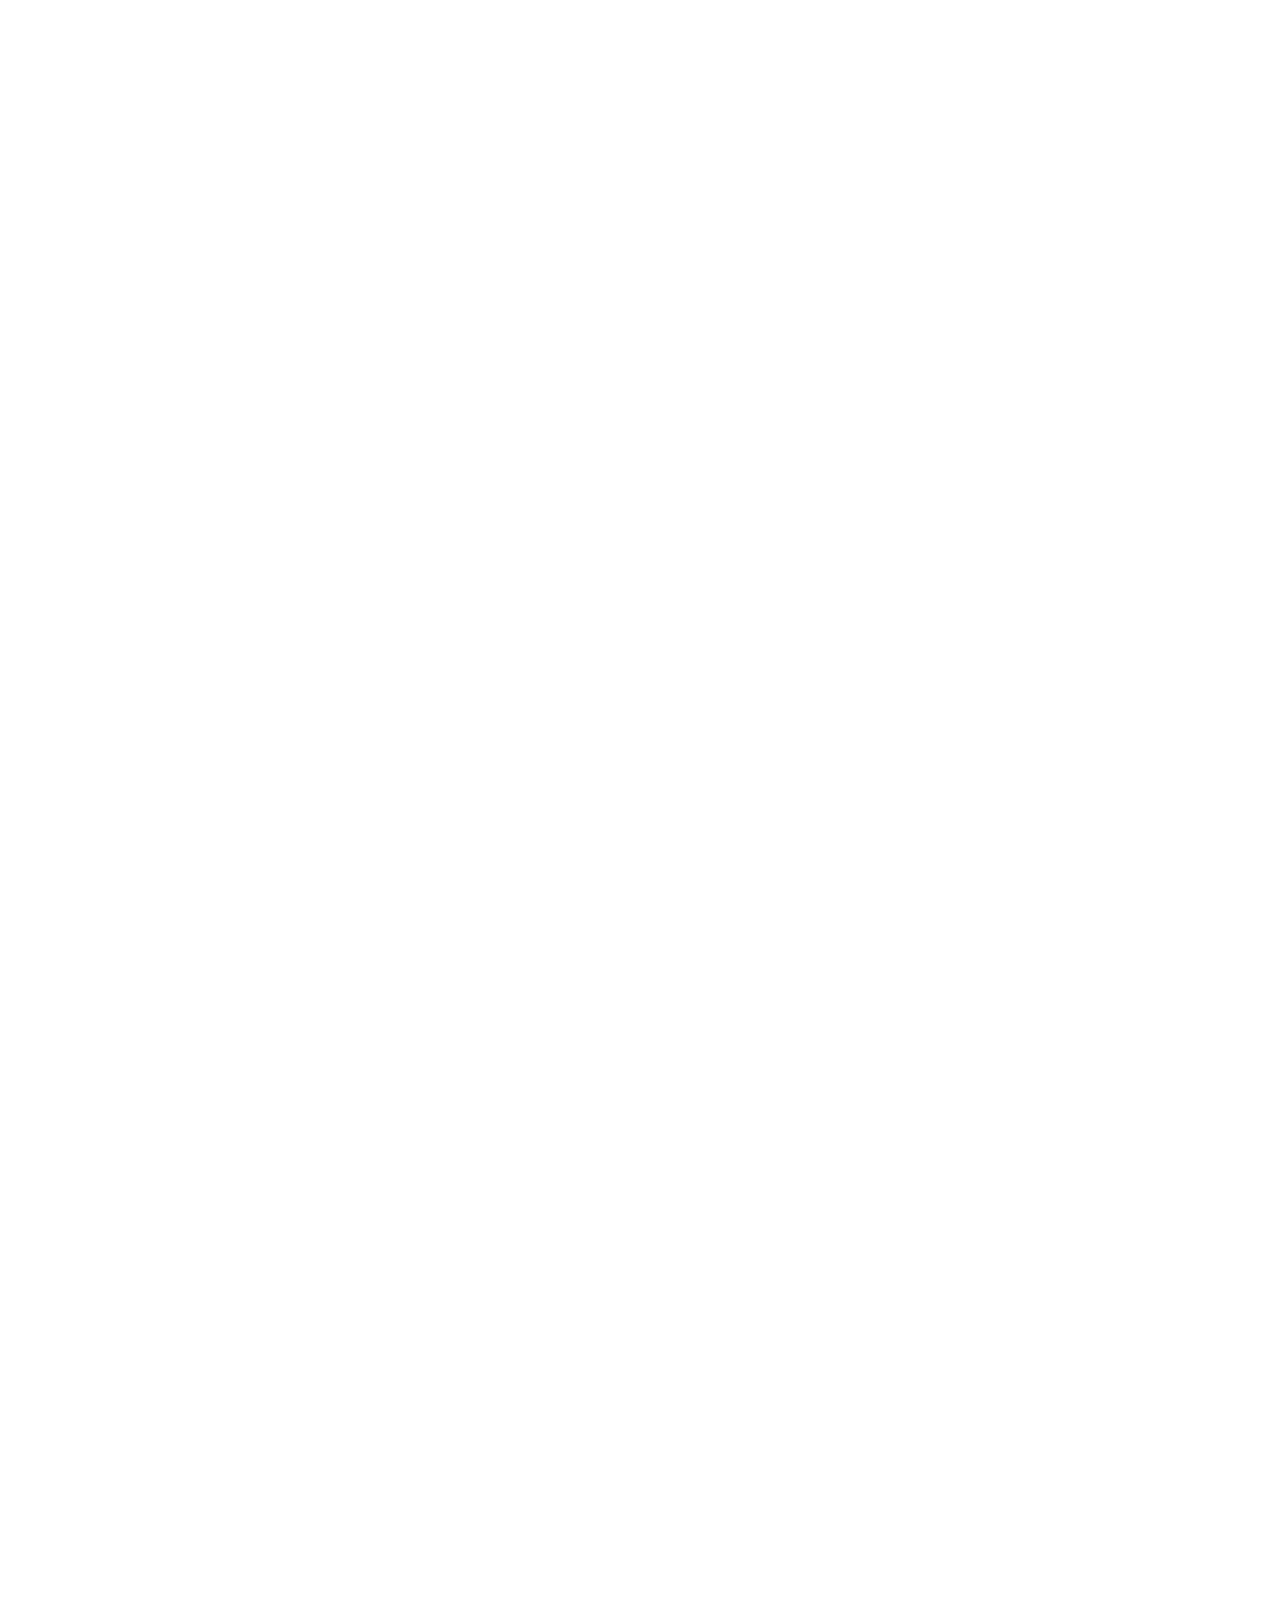
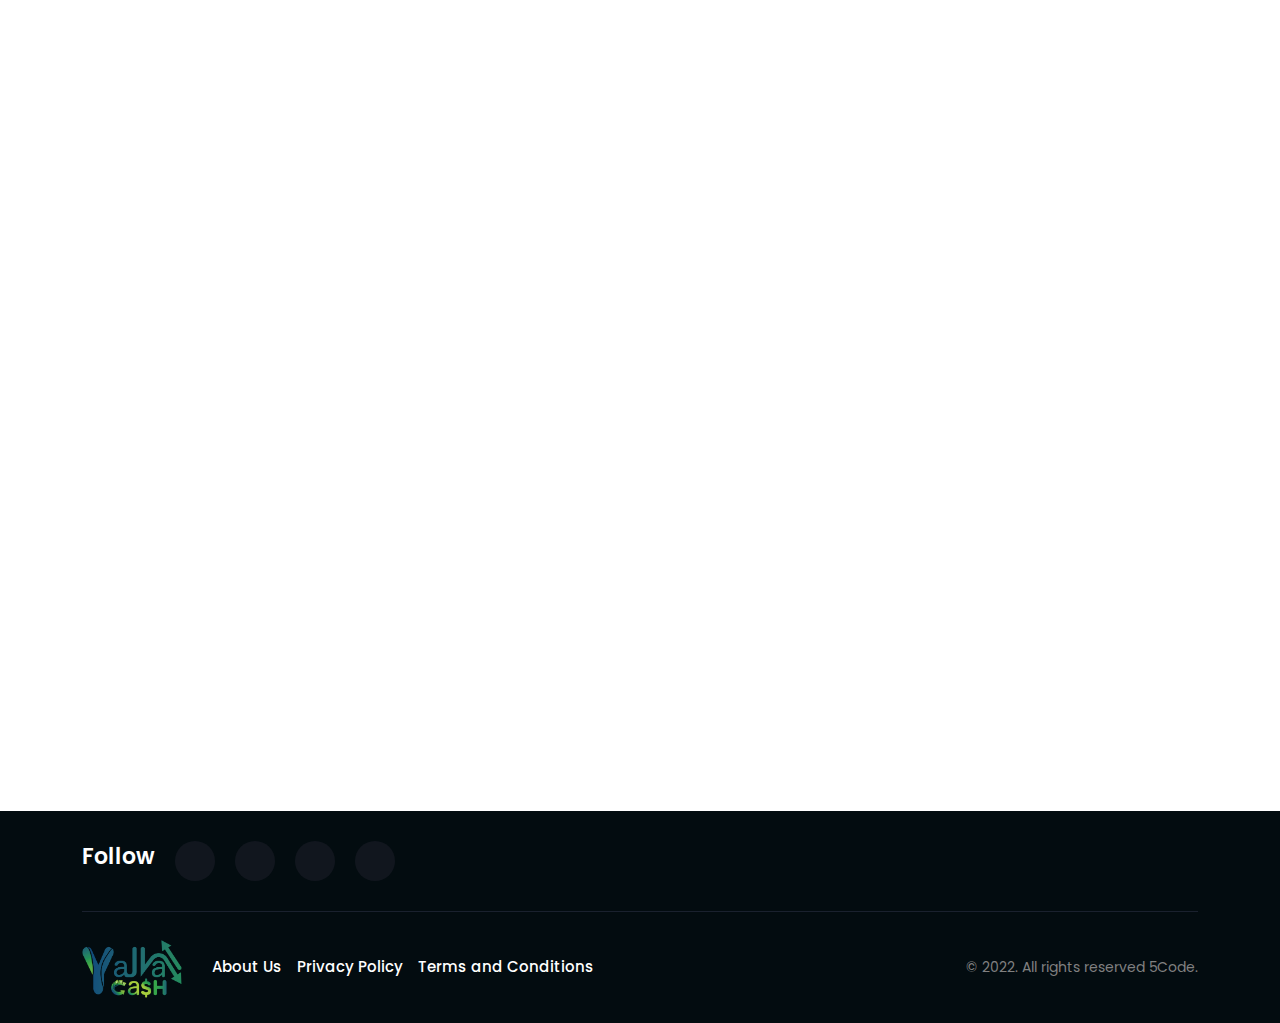
<file: services.html>
<!DOCTYPE html>
<html lang="en">
  <head>
    <meta charset="UTF-8" />
    <meta name="viewport" content="width=device-width, initial-scale=1.0" />
    <title>Yalla cash v2</title>
    <link rel="stylesheet" href="./css/style.css" />
    <link rel="stylesheet" href="./css/carsosuel.css" />
    <link
      rel="stylesheet"
      href="https://cdnjs.cloudflare.com/ajax/libs/font-awesome/6.4.0/css/all.min.css"
      integrity="sha512-iecdLmaskl7CVkqkXNQ/ZH/XLlvWZOJyj7Yy7tcenmpD1ypASozpmT/E0iPtmFIB46ZmdtAc9eNBvH0H/ZpiBw=="
      crossorigin="anonymous"
      referrerpolicy="no-referrer"
    />
    <!-- bootstarp -->
    <link rel="stylesheet" href="css/bootstrap.css" />
    <script src="js/bootstrap.js"></script>
    <!-- aos -->
    <link href="https://unpkg.com/aos@2.3.1/dist/aos.css" rel="stylesheet" />
  </head>
  <body>
    <main>
      <!-- start header -->
      <header>
        <div class="container">
          <div class="line">
            <a href="index.html" class="logo">
              <img src="./images/123456-08.png" alt="logo" />
            </a>
            <div class="links">
              <a href="index.html" class="link">Home</a>
              <a href="about-us.html" class="link">who are we</a>
              <a href="services.html" class="link active">Services</a>
              <a href="products.html" class="link">Products</a>
              <a href="portfolio.html" class="link">Portfolio</a>
              <a href="blog.html" class="link">Blog</a>
              <a href="contact-us.html" class="link">Contact</a>
            </div>
            <div class="info">
              <a href="#" class="lang">
                <img src="images/ar-lang.svg" alt="lang-img" loading="lazy" />
                <span>عربي</span>
              </a>

              <div class="mode btn_mode">
                <i class="fa-regular fa-sun light"></i>
                <i class="fa-solid fa-moon dark"></i>
              </div>

              <div class="icon_menu">
                <svg
                  class="trigger-opener"
                  xmlns="http://www.w3.org/2000/svg"
                  xmlns:xlink="http://www.w3.org/1999/xlink"
                  x="0px"
                  y="0px"
                  width="16px"
                  height="12.7px"
                  viewBox="0 0 16 12.7"
                  style="enable-background: new 0 0 16 12.7"
                  xml:space="preserve"
                >
                  <g>
                    <rect x="5" y="8.4" width="11" height="2"></rect>
                    <rect x="0" y="2.4" width="16" height="2"></rect>
                  </g>
                </svg>
              </div>
            </div>
          </div>
        </div>
      </header>
      <!-- end header -->

      <!-- start menu mobile -->
      <div class="overflow"></div>
      <div class="menu_mobile">
        <div class="head">
          <img src="./images/123456-08.png" alt="logo" />

          <div class="btn_close_menu">
            <i class="fa-regular fa-circle-xmark"></i>
          </div>
        </div>
        <div class="links">
          <a href="index.html" class="link">Home</a>
          <a href="about-us.html" class="link">who are we</a>
          <a href="services.html" class="link active">Services</a>
          <a href="products.html" class="link">Products</a>
          <a href="portfolio.html" class="link">Portfolio</a>
          <a href="blog.html" class="link">Blog</a>
          <a href="contact-us.html" class="link">Contact</a>
        </div>
        <a href="#" class="lang">
          <img src="images/en-lang.svg" alt="lang-img" loading="lazy" />
          <span>English</span>
        </a>
      </div>
      <!-- end menu mobile -->

      <!-- start main head -->
      <div class="main_head">
        <div class="container">
          <div class="content">
            <h1>Services</h1>
            <p class="links">
              <a href="index.html">Home</a> /
              <a href="services.html">Services</a>
            </p>
          </div>
        </div>
      </div>
      <!-- end main head -->
    </main>

    <!-- start #OUR_CAPABILITIES -->
    <div class="our_capabilities_section section">
      <div class="container">
        <div class="head">
          <span
            class="subtitle"
            data-aos="fade-up"
            data-aos-duration="800"
            data-aos-delay="300"
            >#OUR_CAPABILITIES</span
          >
          <h3
            class="title"
            data-aos="fade-up"
            data-aos-duration="800"
            data-aos-delay="400"
          >
            Innovative Strategies for Maximum SEO Impact
          </h3>
        </div>
        <div
          class="boxs"
          data-aos="fade-up"
          data-aos-duration="800"
          data-aos-delay="600"
        >
          <div class="owl-carousel owl-theme capabilities-carousel">
            <div class="box">
              <div class="icon">
                <svg
                  xmlns="http://www.w3.org/2000/svg"
                  width="70"
                  height="70"
                  viewBox="0 0 70 70"
                  fill="none"
                >
                  <path
                    d="M1.2805 25.466C1.2805 24.7534 0.707184 24.1756 0 24.1756V15C5.73613 15 10.3862 19.6858 10.3862 25.466V44.534C10.3862 45.2466 10.9595 45.8244 11.6667 45.8244C12.3739 45.8244 12.9472 45.2466 12.9472 44.534V25.466C12.9472 19.6858 17.5972 15 23.3334 15C29.0695 15 33.7195 19.6858 33.7195 25.466V44.534C33.7195 45.2466 34.2929 45.8244 35 45.8244C35.7071 45.8244 36.2805 45.2466 36.2805 44.534V25.466C36.2805 19.6858 40.9305 15 46.6666 15C52.4029 15 57.0529 19.6858 57.0529 25.466V44.534C57.0529 45.2466 57.6261 45.8244 58.3334 45.8244C59.0405 45.8244 59.614 45.2466 59.614 44.534V25.466C59.614 19.6858 64.2639 15 70 15V24.1756C69.2929 24.1756 68.7195 24.7534 68.7195 25.466V44.534C68.7195 50.3142 64.0695 55 58.3334 55C52.5971 55 47.9471 50.3142 47.9471 44.534V25.466C47.9471 24.7534 47.3739 24.1756 46.6666 24.1756C45.9595 24.1756 45.3861 24.7534 45.3861 25.466V44.534C45.3861 50.3142 40.7361 55 35 55C29.2639 55 24.6139 50.3142 24.6139 44.534V25.466C24.6139 24.7534 24.0405 24.1756 23.3334 24.1756C22.6261 24.1756 22.0529 24.7534 22.0529 25.466V44.534C22.0529 50.3142 17.4028 55 11.6667 55C5.93053 55 1.2805 50.3142 1.2805 44.534V25.466Z"
                    fill="#BB9EFA"
                  ></path>
                </svg>
              </div>
              <h4 class="title">99% Traffic Booster</h4>
              <p class="desc">
                Tellus sit feugiat nunc egestas neque augue elementum sit.
              </p>
            </div>
            <div class="box">
              <div class="icon">
                <svg
                  xmlns="http://www.w3.org/2000/svg"
                  width="70"
                  height="70"
                  viewBox="0 0 70 70"
                  fill="none"
                >
                  <path
                    fill-rule="evenodd"
                    clip-rule="evenodd"
                    d="M70 35C70 35 54.33 57 35 57C15.6701 57 0 35 0 35C0 35 15.6701 13 35 13C54.33 13 70 35 70 35ZM50.9742 35C50.9742 43.8401 43.8225 51.0065 35 51.0065C26.1775 51.0065 19.0257 43.8401 19.0257 35C19.0257 26.1599 26.1775 18.9935 35 18.9935C43.8225 18.9935 50.9742 26.1599 50.9742 35ZM35 44.1722C40.0556 44.1722 44.1538 40.0656 44.1538 35C44.1538 29.9344 40.0556 25.8278 35 25.8278C29.9444 25.8278 25.8462 29.9344 25.8462 35C25.8462 40.0656 29.9444 44.1722 35 44.1722Z"
                    fill="#F0C3D2"
                  ></path>
                </svg>
              </div>
              <h4 class="title">100% Optimized</h4>
              <p class="desc">
                Tellus sit feugiat nunc egestas neque augue elementum sit.
              </p>
            </div>
            <div class="box">
              <div class="icon">
                <svg
                  xmlns="http://www.w3.org/2000/svg"
                  width="70"
                  height="70"
                  viewBox="0 0 70 70"
                  fill="none"
                >
                  <path
                    fill-rule="evenodd"
                    clip-rule="evenodd"
                    d="M59.9978 34.9978C59.9978 34.9978 60.3536 21.2128 52.0703 12.9296C43.7872 4.64659 30.0022 5.00222 30.0022 5.00222C30.0022 5.00222 30.0003 5.07322 30 5.20806C30 5.15111 29.9994 5.10556 29.9992 5.07192C29.9986 5.02592 29.9978 5.00222 29.9978 5.00222C29.9978 5.00222 16.2128 4.64659 7.92961 12.9296C-0.353414 21.2128 0.00222408 34.9978 0.00222408 34.9978C0.00222408 34.9978 13.7874 35.3533 22.0703 27.0703C29.6414 19.4995 29.9953 7.33197 30 5.29567C30.005 7.33197 30.3589 19.4995 37.9297 27.0703C46.2128 35.3533 59.9978 34.9978 59.9978 34.9978ZM7.92961 57.0703C-0.353414 48.7872 0.00222408 35.0022 0.00222408 35.0022C0.00222408 35.0022 13.7874 34.6467 22.0703 42.9297C29.6414 50.5006 29.9953 62.6681 30 64.7044C30.005 62.6681 30.3589 50.5006 37.9297 42.9297C46.2128 34.6467 59.9978 35.0022 59.9978 35.0022C59.9978 35.0022 60.3536 48.7872 52.0703 57.0703C43.7872 65.3533 30.0022 64.9978 30.0022 64.9978C30.0022 64.9978 30.0003 64.9267 30 64.7919C29.9997 64.9267 29.9978 64.9978 29.9978 64.9978C29.9978 64.9978 16.2128 65.3533 7.92961 57.0703Z"
                    fill="#C7F58C"
                  ></path>
                </svg>
              </div>
              <h4 class="title">98% Individual</h4>
              <p class="desc">
                Tellus sit feugiat nunc egestas neque augue elementum sit.
              </p>
            </div>
            <div class="box">
              <div class="icon">
                <svg
                  xmlns="http://www.w3.org/2000/svg"
                  width="70"
                  height="70"
                  viewBox="0 0 70 70"
                  fill="none"
                >
                  <path
                    fill-rule="evenodd"
                    clip-rule="evenodd"
                    d="M30.3209 36.608C29.4979 52.8623 16.2683 65.8109 0 66V4C16.2683 4.18924 29.4979 17.1376 30.3209 33.392C31.1329 17.3519 44.0268 4.53121 60 4.01418V65.9861C44.0268 65.469 31.1329 52.6483 30.3209 36.608Z"
                    fill="#F0C3D2"
                  ></path>
                </svg>
              </div>
              <h4 class="title">95% AI Ready</h4>
              <p class="desc">
                Tellus sit feugiat nunc egestas neque augue elementum sit.
              </p>
            </div>
          </div>
        </div>
      </div>
    </div>
    <!-- end #OUR_CAPABILITIES -->

    <!-- start Awesome payment Services -->
    <div class="awesome_payment_services">
      <div class="container">
        <div
          class="text-center"
          data-aos="fade-up"
          data-aos-duration="800"
          data-aos-delay="300"
        >
          <h2 class="title">Awesome <span>payment Services</span></h2>
          <p class="desc">
            Lorem ipsum dolor sit amet, consectetur adipiscing elit, sed do
            eiusmod tempor incididunt ut labore et
          </p>
        </div>
        <div class="boxs">
          <div
            class="box"
            data-aos="fade-left"
            data-aos-duration="800"
            data-aos-delay="300"
          >
            <div class="icon">
              <img src="./images/brand-img1.svg" alt="" loading="lazy" />
            </div>
            <div class="text">
              <h4>Meeza Cash</h4>
              <p>
                Lorem Ipsum is simply dummy text of the printing and typesetting
                industry.
              </p>
            </div>
          </div>
          <div
            class="box"
            data-aos="fade-left"
            data-aos-duration="800"
            data-aos-delay="500"
          >
            <div class="icon">
              <img src="./images/brand-img2.png" alt="" loading="lazy" />
            </div>
            <div class="text">
              <h4>Fawry Cash</h4>
              <p>
                Lorem Ipsum is simply dummy text of the printing and typesetting
                industry.
              </p>
            </div>
          </div>
          <div
            class="box"
            data-aos="fade-left"
            data-aos-duration="800"
            data-aos-delay="700"
          >
            <div class="icon">
              <img src="./images/brand-img3.png" alt="" loading="lazy" />
            </div>
            <div class="text">
              <h4>Visa Payment</h4>
              <p>
                Lorem Ipsum is simply dummy text of the printing and typesetting
                industry.
              </p>
            </div>
          </div>
          <div
            class="box"
            data-aos="fade-left"
            data-aos-duration="800"
            data-aos-delay="300"
          >
            <div class="icon">
              <img src="./images/brand-img4.png" alt="" loading="lazy" />
            </div>
            <div class="text">
              <h4>STC Pay</h4>
              <p>
                Lorem Ipsum is simply dummy text of the printing and typesetting
                industry.
              </p>
            </div>
          </div>
          <div
            class="box"
            data-aos="fade-left"
            data-aos-duration="800"
            data-aos-delay="500"
          >
            <div class="icon">
              <img src="./images/brand-img5.png" alt="" loading="lazy" />
            </div>
            <div class="text">
              <h4>Apple Pay</h4>
              <p>
                Lorem Ipsum is simply dummy text of the printing and typesetting
                industry.
              </p>
            </div>
          </div>
          <div
            class="box"
            data-aos="fade-left"
            data-aos-duration="800"
            data-aos-delay="700"
          >
            <div class="icon">
              <img src="./images/brand-img6.png" alt="" loading="lazy" />
            </div>
            <div class="text">
              <h4>Orange Money</h4>
              <p>
                Lorem Ipsum is simply dummy text of the printing and typesetting
                industry.
              </p>
            </div>
          </div>
          <div
            class="box"
            data-aos="fade-left"
            data-aos-duration="800"
            data-aos-delay="300"
          >
            <div class="icon">
              <img src="./images/brand-img7.png" alt="" loading="lazy" />
            </div>
            <div class="text">
              <h4>Vodafon Cash</h4>
              <p>
                Lorem Ipsum is simply dummy text of the printing and typesetting
                industry.
              </p>
            </div>
          </div>
          <div
            class="box"
            data-aos="fade-left"
            data-aos-duration="800"
            data-aos-delay="500"
          >
            <div class="icon">
              <img src="./images/brand-img8.png" alt="" loading="lazy" />
            </div>
            <div class="text">
              <h4>Etisalat Cash</h4>
              <p>
                Lorem Ipsum is simply dummy text of the printing and typesetting
                industry.
              </p>
            </div>
          </div>
          <div
            class="box"
            data-aos="fade-left"
            data-aos-duration="800"
            data-aos-delay="700"
          >
            <div class="icon">
              <img src="./images/brand-img9.jpg" alt="" loading="lazy" />
            </div>
            <div class="text">
              <h4>Masary Cash</h4>
              <p>
                Lorem Ipsum is simply dummy text of the printing and typesetting
                industry.
              </p>
            </div>
          </div>
        </div>
      </div>
    </div>
    <!-- end Awesome payment Services -->
    <!-- start Best Payment Gateway -->
    <div class="our_services_section section">
      <div class="container">
        <div class="head">
          <span
            class="subtitle"
            data-aos="fade-up"
            data-aos-duration="800"
            data-aos-delay="300"
            >Payment services</span
          >
          <h3
            class="title"
            data-aos="fade-up"
            data-aos-duration="800"
            data-aos-delay="400"
          >
            Smart Solution for Your Payment
          </h3>
        </div>
        <div
          class="image"
          data-aos="zoom-in"
          data-aos-duration="800"
          data-aos-delay="300"
        >
          <img src="./images/our-services-image.png" alt="our-services" />
        </div>
        <div class="boxs">
          <div
            class="box"
            data-aos="fade-left"
            data-aos-duration="800"
            data-aos-delay="300"
          >
            <div class="icon">
              <img
                src="./images/services-icon1.png"
                alt="services-icon"
                loading="lazy"
              />
            </div>
            <h4 class="title">Payment Management</h4>
            <p class="desc">
              Offer your clients exceptional cross channel payments experience
              via a single platform
            </p>
          </div>
          <div
            class="box"
            data-aos="fade-left"
            data-aos-duration="800"
            data-aos-delay="400"
          >
            <div class="icon">
              <img
                src="./images/services-icon2.png"
                alt="services-icon"
                loading="lazy"
              />
            </div>
            <h4 class="title">Personal Dashboard</h4>
            <p class="desc">
              Offer your clients exceptional cross channel payments experience
              via a single platform
            </p>
          </div>
          <div
            class="box"
            data-aos="fade-left"
            data-aos-duration="800"
            data-aos-delay="500"
          >
            <div class="icon">
              <img
                src="./images/services-icon3.png"
                alt="services-icon"
                loading="lazy"
              />
            </div>
            <h4 class="title">Integrated Payments</h4>
            <p class="desc">
              Offer your clients exceptional cross channel payments experience
              via a single platform
            </p>
          </div>

          <div
            class="box"
            data-aos="fade-right"
            data-aos-duration="800"
            data-aos-delay="300"
          >
            <div class="icon">
              <img
                src="./images/services-icon4.png"
                alt="services-icon"
                loading="lazy"
              />
            </div>
            <h4 class="title">Business Tracking</h4>
            <p class="desc">
              Offer your clients exceptional cross channel payments experience
              via a single platform
            </p>
          </div>
          <div
            class="image_box"
            data-aos="fade-right"
            data-aos-duration="800"
            data-aos-delay="400"
          >
            <img
              src="./images/services-mobile-image.png"
              alt="services-mobile-image"
              loading="lazy"
            />
          </div>
          <div
            class="box"
            data-aos="fade-right"
            data-aos-duration="800"
            data-aos-delay="500"
          >
            <div class="icon">
              <img
                src="./images/services-icon5.png"
                alt="services-icon"
                loading="lazy"
              />
            </div>
            <h4 class="title">Credit & Debit Card</h4>
            <p class="desc">
              Offer your clients exceptional cross channel payments experience
              via a single platform
            </p>
          </div>
        </div>
      </div>
    </div>
    <!-- end Best Payment Gateway -->

    <!-- start services section -->
    <div class="services_section section">
      <div class="container">
        <div class="head text-center">
          <div
            class="subtitle"
            data-aos="fade-left"
            data-aos-duration="800"
            data-aos-delay="800"
          >
            <span>Best service in the town!</span>
          </div>
          <h2
            class="title"
            data-aos="fade-right"
            data-aos-duration="800"
            data-aos-delay="1200"
          >
            We try to serve the best
          </h2>
        </div>
        <div class="boxs">
          <div
            class="box active"
            data-aos="fade-right"
            data-aos-duration="1000"
            data-aos-delay="200"
          >
            <div
              class="icon"
              data-aos="fade-up"
              data-aos-duration="1000"
              data-aos-delay="400"
            >
              <img src="./images/policy.png" alt="policy" loading="lazy" />
            </div>
            <div class="content">
              <h4
                data-aos="fade-up"
                data-aos-duration="1000"
                data-aos-delay="500"
              >
                SEO Solutions
              </h4>
              <p
                data-aos="fade-up"
                data-aos-duration="1000"
                data-aos-delay="600"
              >
                Sed ut perspiciatis uneomnis iste natus error sit voluptatem
                accusantium doloremque
              </p>
            </div>
          </div>
          <div
            class="box"
            data-aos="fade-right"
            data-aos-duration="1000"
            data-aos-delay="700"
          >
            <div
              class="icon"
              data-aos="fade-up"
              data-aos-duration="1000"
              data-aos-delay="800"
            >
              <img
                src="./images/web-programming.png"
                alt="policy"
                loading="lazy"
              />
            </div>
            <div class="content">
              <h4
                data-aos="fade-up"
                data-aos-duration="1000"
                data-aos-delay="900"
              >
                Web Design
              </h4>
              <p
                data-aos="fade-up"
                data-aos-duration="1000"
                data-aos-delay="1000"
              >
                Sed ut perspiciatis uneomnis iste natus error sit voluptatem
                accusantium doloremque
              </p>
            </div>
          </div>
          <div
            class="box"
            data-aos="fade-right"
            data-aos-duration="1000"
            data-aos-delay="1100"
          >
            <div
              class="icon"
              data-aos="fade-right"
              data-aos-duration="1000"
              data-aos-delay="1200"
            >
              <img
                src="./images/brainstorming.png"
                alt="policy"
                loading="lazy"
              />
            </div>
            <div class="content">
              <h4
                data-aos="fade-right"
                data-aos-duration="1000"
                data-aos-delay="1300"
              >
                App development
              </h4>
              <p
                data-aos="fade-right"
                data-aos-duration="1000"
                data-aos-delay="1400"
              >
                Sed ut perspiciatis uneomnis iste natus error sit voluptatem
                accusantium doloremque
              </p>
            </div>
          </div>
          <div
            class="box"
            data-aos="fade-right"
            data-aos-duration="1000"
            data-aos-delay="200"
          >
            <div
              class="icon"
              data-aos="fade-up"
              data-aos-duration="1000"
              data-aos-delay="400"
            >
              <img src="./images/countries.png" alt="policy" loading="lazy" />
            </div>
            <div class="content">
              <h4
                data-aos="fade-up"
                data-aos-duration="1000"
                data-aos-delay="500"
              >
                Digital Marketing
              </h4>
              <p
                data-aos="fade-up"
                data-aos-duration="1000"
                data-aos-delay="600"
              >
                Sed ut perspiciatis uneomnis iste natus error sit voluptatem
                accusantium doloremque
              </p>
            </div>
          </div>
          <div
            class="box"
            data-aos="fade-right"
            data-aos-duration="1000"
            data-aos-delay="700"
          >
            <div
              class="icon"
              data-aos="fade-up"
              data-aos-duration="1000"
              data-aos-delay="800"
            >
              <img
                src="./images/secure-shield.png"
                alt="policy"
                loading="lazy"
              />
            </div>
            <div class="content">
              <h4
                data-aos="fade-up"
                data-aos-duration="1000"
                data-aos-delay="900"
              >
                Social media management
              </h4>
              <p
                data-aos="fade-up"
                data-aos-duration="1000"
                data-aos-delay="1000"
              >
                Sed ut perspiciatis uneomnis iste natus error sit voluptatem
                accusantium doloremque
              </p>
            </div>
          </div>
          <div
            class="box"
            data-aos="fade-right"
            data-aos-duration="1000"
            data-aos-delay="1100"
          >
            <div
              class="icon"
              data-aos="fade-up"
              data-aos-duration="1000"
              data-aos-delay="1200"
            >
              <img src="./images/light-bulb.png" alt="policy" loading="lazy" />
            </div>
            <div class="content">
              <h4
                data-aos="fade-up"
                data-aos-duration="1000"
                data-aos-delay="1300"
              >
                Corporate identity design
              </h4>
              <p
                data-aos="fade-up"
                data-aos-duration="1000"
                data-aos-delay="1400"
              >
                Sed ut perspiciatis uneomnis iste natus error sit voluptatem
                accusantium doloremque
              </p>
            </div>
          </div>
        </div>
      </div>
    </div>
    <!-- end services section -->

    <!-- start footer -->
    <footer>
      <div class="container">
        <div class="footer_top">
          <h4>Follow</h4>
          <div class="social_media">
            <a href="#">
              <i class="fa-brands fa-facebook-f"></i>
            </a>
            <a href="#">
              <i class="fa-brands fa-twitter"></i>
            </a>
            <a href="#">
              <i class="fa-brands fa-instagram"></i>
            </a>
            <a href="#">
              <i class="fa-brands fa-youtube"></i>
            </a>
          </div>
        </div>
        <div class="footer_bottom">
          <div class="info">
            <div class="logo">
              <img src="images/123456-08.png" alt="" />
            </div>
            <div class="links">
              <a href="about-us.html" class="link"> About Us</a>
              <a href="privacy-policy.html" class="link">Privacy Policy</a>
              <a href="terms-and-conditions.html" class="link"
                >Terms and Conditions
              </a>
            </div>
          </div>
          <p>© 2022. All rights reserved 5Code.</p>
        </div>
      </div>
    </footer>
    <!-- end footer -->

    <script src="js/main.js"></script>
    <script src="js/mode.js"></script>
    <script src="https://unpkg.com/aos@2.3.1/dist/aos.js"></script>
    <script>
      AOS.init();
    </script>
    <script
      src="https://cdnjs.cloudflare.com/ajax/libs/jquery/3.7.0/jquery.min.js"
      integrity="sha512-3gJwYpMe3QewGELv8k/BX9vcqhryRdzRMxVfq6ngyWXwo03GFEzjsUm8Q7RZcHPHksttq7/GFoxjCVUjkjvPdw=="
      crossorigin="anonymous"
      referrerpolicy="no-referrer"
    ></script>
    <script src="js/carosuel.js"></script>
    <script>
      $(".capabilities-carousel").owlCarousel({
        loop: true,
        margin: 15,
        responsiveClass: true,
        autoplay: true,
        autoplayTimeout: 3000,
        autoplayHoverPause: true,
        responsive: {
          0: {
            items: 1,
            nav: true,
          },
          700: {
            items: 2,
            nav: false,
          },
          900: {
            items: 3,
            nav: false,
          },
          1200: {
            items: 4,
            nav: false,
          },
        },
      });
    </script>
  </body>
</html>
</file>
<file: css/style.css>
@import url("https://fonts.googleapis.com/css2?family=Cairo:wght@200;300;400;500;600;700;800;900&family=Poppins:wght@300;400;500;600;700&display=swap");
header {
  padding: 10px 0;
  position: relative;
  z-index: 9999;
}
header.info_page {
  background-color: #e0f6d5;
}
header .line {
  display: -webkit-box;
  display: -ms-flexbox;
  display: flex;
  -webkit-box-align: center;
      -ms-flex-align: center;
          align-items: center;
  -webkit-box-pack: justify;
      -ms-flex-pack: justify;
          justify-content: space-between;
}
header .line .logo img {
  width: 90px;
}
header .line .links {
  display: -webkit-box;
  display: -ms-flexbox;
  display: flex;
  -webkit-box-align: center;
      -ms-flex-align: center;
          align-items: center;
  gap: 15px;
}
header .line .links .link {
  font-size: 17px;
  font-weight: 500;
  -webkit-transition: all 0.3s;
  transition: all 0.3s;
}
header .line .links .link:hover, header .line .links .link.active {
  color: #238a5e !important;
}
header .line .info {
  display: -webkit-box;
  display: -ms-flexbox;
  display: flex;
  -webkit-box-align: center;
      -ms-flex-align: center;
          align-items: center;
  gap: 30px;
}
header .line .info .lang {
  cursor: pointer;
  display: -webkit-box;
  display: -ms-flexbox;
  display: flex;
  -webkit-box-align: center;
      -ms-flex-align: center;
          align-items: center;
  gap: 6px;
}
header .line .info .lang img {
  width: 25px;
  height: 25px;
  border-radius: 50%;
}
header .line .info .lang span {
  font-weight: 500;
}
header .line .info .mode {
  cursor: pointer;
}
header .line .info .mode i {
  display: none;
}
header .line .info .mode i.show {
  display: block;
}
header .line .info .btn_contact {
  background: #238a5e;
  color: white !important;
  padding: 7px 25px;
  border-radius: 50px;
}
header .line .info .icon_menu {
  display: none;
}

@media (max-width: 991px) {
  header {
    padding: 10px 0;
  }
  header .line .logo img {
    width: 70px;
  }
  header .line .links {
    display: none;
  }
  header .line .info {
    gap: 10px;
  }
  header .line .info .lang {
    display: none;
  }
  header .line .info .btn_outline {
    display: none;
  }
  header .line .info .icon_menu {
    cursor: pointer;
    display: block;
  }
  header .line .info .icon_menu svg {
    width: 25px;
  }
}
.bg_main_head {
  background-image: url(../images/da_main_head.png);
  background-size: cover;
  background-repeat: no-repeat;
  color: white !important;
}
.bg_main_head .btn_outline {
  color: white !important;
}

.main_head {
  height: 300px;
  position: relative;
  overflow: hidden;
}
.main_head .container {
  display: -webkit-box;
  display: -ms-flexbox;
  display: flex;
  -webkit-box-align: center;
      -ms-flex-align: center;
          align-items: center;
  -webkit-box-pack: center;
      -ms-flex-pack: center;
          justify-content: center;
  height: 100%;
}
.main_head .container .content {
  text-align: center;
  position: relative;
  z-index: 100;
}
.main_head .container .content .links {
  font-size: 18px;
  font-weight: 500;
}
.main_head .container .content .links a:last-child {
  color: #238a5e !important;
}
.main_head .container .content h1 {
  font-weight: 600;
}
.main_head .box_icon {
  position: absolute;
  bottom: -135px;
  left: -51px;
  -webkit-transform: rotate(45deg);
          transform: rotate(45deg);
}
.main_head .box_icon:nth-child(2) {
  left: auto;
  right: -135px;
}
.main_head .box_icon:nth-child(2) .icon_outline {
  top: 150px;
  left: auto;
  right: 250px;
}
.main_head .box_icon svg {
  width: auto;
  fill: #238a5e;
}
.main_head .box_icon .icon_outline {
  position: absolute;
  top: -50px;
  left: 50px;
}
.main_head .box_icon .icon_outline svg {
  fill: white;
}

@media (max-width: 768px) {
  .main_head {
    height: 200px;
  }
  .main_head .box_icon svg {
    width: 180px;
  }
  .main_head .box_icon .icon_outline {
    display: none;
  }
}
.overflow {
  position: fixed;
  top: 0;
  right: 0;
  height: 100%;
  width: 100%;
  background-color: rgba(0, 0, 0, 0.393);
  z-index: 998;
  display: none;
}
.overflow.active {
  display: block;
}

.menu_mobile {
  padding: 20px;
  color: black;
  position: fixed;
  top: 0;
  right: -100%;
  width: 100%;
  height: 100%;
  background-color: #1d445b;
  color: white;
  z-index: 99999;
  -webkit-transition: all 0.4s;
  transition: all 0.4s;
}
.menu_mobile.active {
  right: 0;
}
.menu_mobile .head {
  display: -webkit-box;
  display: -ms-flexbox;
  display: flex;
  -webkit-box-align: center;
      -ms-flex-align: center;
          align-items: center;
  -webkit-box-pack: justify;
      -ms-flex-pack: justify;
          justify-content: space-between;
  margin-bottom: 30px;
}
.menu_mobile .head img {
  width: 100px;
}
.menu_mobile .head i {
  font-size: 22px;
  cursor: pointer;
}
.menu_mobile .links {
  text-align: center;
  height: 80vh;
  display: -webkit-box;
  display: -ms-flexbox;
  display: flex;
  -webkit-box-orient: vertical;
  -webkit-box-direction: normal;
      -ms-flex-direction: column;
          flex-direction: column;
  -webkit-box-align: center;
      -ms-flex-align: center;
          align-items: center;
  -webkit-box-pack: center;
      -ms-flex-pack: center;
          justify-content: center;
}
.menu_mobile .links .link {
  font-size: 20px;
  font-weight: 500;
  display: block;
  width: 100%;
  padding-bottom: 8px;
  margin-bottom: 8px;
  border: 1px dashed #c8c8c8;
  border-radius: 5px;
}
.menu_mobile .links .link svg {
  width: 17px;
  color: gray;
}
.menu_mobile .links .link.active {
  color: #238a5e !important;
}
.menu_mobile .links .link_list {
  position: relative;
}
.menu_mobile .links .link_list:hover .list {
  opacity: 1;
  z-index: 100;
  top: 60px;
}
.menu_mobile .links .link_list .list {
  position: absolute;
  top: 80px;
  left: 50%;
  -webkit-transform: translateX(-50%);
          transform: translateX(-50%);
  background-color: white;
  font-weight: 600;
  padding: 8px 10px;
  border-radius: 5px;
  width: 170px;
  border: 1px solid #e2e2e2;
  opacity: 0;
  z-index: -1;
  -webkit-transition: all 0.4s;
  transition: all 0.4s;
}
.menu_mobile .links .link_list .list .item {
  display: block;
  font-weight: 600;
  color: #37373c !important;
}
.menu_mobile .links .link_list .list .item:hover {
  color: #238a5e !important;
}
.menu_mobile .links .link_list .list .item:not(:last-child) {
  margin-bottom: 10px;
}
.menu_mobile .lang {
  cursor: pointer;
  display: -webkit-box;
  display: -ms-flexbox;
  display: flex;
  -webkit-box-align: center;
      -ms-flex-align: center;
          align-items: center;
  -webkit-box-pack: center;
      -ms-flex-pack: center;
          justify-content: center;
  gap: 6px;
}
.menu_mobile .lang img {
  width: 25px;
  height: 25px;
  border-radius: 50%;
}
.menu_mobile .lang span {
  font-weight: 500;
}
.menu_mobile .btn_contact {
  background: linear-gradient(144deg, #405fff, #5b42f3 50%, #00ddeb);
  color: white !important;
  font-weight: 500;
  border: none;
  padding: 6px 20px;
  border-radius: 6px;
  font-size: 15px;
  margin-top: 10px;
  display: inline-block;
}

footer {
  background-color: #030c10;
  color: white;
}
footer .footer_top {
  padding: 30px 0;
  border-bottom: 1px solid rgb(26, 33, 46);
  display: -webkit-box;
  display: -ms-flexbox;
  display: flex;
  -webkit-box-align: center;
      -ms-flex-align: center;
          align-items: center;
  gap: 20px;
}
footer .footer_top h4 {
  font-weight: 600;
  font-size: 22px;
}
footer .footer_top .social_media {
  display: -webkit-box;
  display: -ms-flexbox;
  display: flex;
  -webkit-box-align: center;
      -ms-flex-align: center;
          align-items: center;
  gap: 20px;
}
footer .footer_top .social_media a {
  width: 40px;
  height: 40px;
  border-radius: 50%;
  display: -webkit-box;
  display: -ms-flexbox;
  display: flex;
  -webkit-box-align: center;
      -ms-flex-align: center;
          align-items: center;
  -webkit-box-pack: center;
      -ms-flex-pack: center;
          justify-content: center;
  background-color: #11161e;
  color: #238a5e !important;
}
footer .footer_bottom {
  display: -webkit-box;
  display: -ms-flexbox;
  display: flex;
  -webkit-box-align: center;
      -ms-flex-align: center;
          align-items: center;
  -webkit-box-pack: justify;
      -ms-flex-pack: justify;
          justify-content: space-between;
  gap: 10px;
  padding: 25px 0;
}
footer .footer_bottom .info {
  display: -webkit-box;
  display: -ms-flexbox;
  display: flex;
  -webkit-box-align: center;
      -ms-flex-align: center;
          align-items: center;
  gap: 30px;
}
footer .footer_bottom .info .logo img {
  width: 100px;
}
footer .footer_bottom .info .links {
  display: -webkit-box;
  display: -ms-flexbox;
  display: flex;
  -webkit-box-align: center;
      -ms-flex-align: center;
          align-items: center;
  gap: 15px;
  font-weight: 500;
}
footer .footer_bottom .info .links a {
  font-size: 15px;
}
footer .footer_bottom .info .links a:hover {
  color: #238a5e !important;
}
footer .footer_bottom p {
  font-size: 14px;
  margin-bottom: 0;
  color: gray;
}

@media (max-width: 768px) {
  footer .footer_top {
    -webkit-box-orient: vertical;
    -webkit-box-direction: normal;
        -ms-flex-direction: column;
            flex-direction: column;
    gap: 10px;
  }
  footer .footer_top h4 {
    font-size: 20px;
    margin-bottom: 2px;
  }
  footer .footer_bottom {
    -webkit-box-orient: vertical;
    -webkit-box-direction: normal;
        -ms-flex-direction: column;
            flex-direction: column;
    -webkit-box-pack: center;
        -ms-flex-pack: center;
            justify-content: center;
  }
  footer .footer_bottom .info {
    -webkit-box-orient: vertical;
    -webkit-box-direction: normal;
        -ms-flex-direction: column;
            flex-direction: column;
    gap: 10px;
  }
  footer .footer_bottom .info .logo h3 {
    margin-bottom: 0;
  }
  footer .footer_bottom .info .links {
    gap: 12px;
    -ms-flex-wrap: wrap;
        flex-wrap: wrap;
    -webkit-box-pack: center;
        -ms-flex-pack: center;
            justify-content: center;
  }
}
.hero_section {
  height: calc(100vh - 77px);
  position: relative;
  z-index: 9999;
}
.hero_section .container {
  height: 100%;
}
.hero_section .container .line {
  height: 100%;
  display: -webkit-box;
  display: -ms-flexbox;
  display: flex;
  -webkit-box-align: center;
      -ms-flex-align: center;
          align-items: center;
  gap: 40px;
  position: relative;
}
.hero_section .container .line .banner_shap {
  position: absolute;
  top: 50%;
  left: 50%;
  -webkit-transform: translate(-50%, -50%);
          transform: translate(-50%, -50%);
  width: 100%;
  z-index: -1;
}
.hero_section .container .line > div {
  width: 50%;
}
.hero_section .container .line .text {
  position: relative;
  z-index: 10;
}
.hero_section .container .line .text .subtitle {
  width: -webkit-fit-content;
  width: -moz-fit-content;
  width: fit-content;
  color: #a8ce42;
  margin-bottom: 10px;
  border-radius: 2px;
  text-transform: uppercase;
}
.hero_section .container .line .text .title {
  font-size: 45px;
  font-weight: 600;
}
.hero_section .container .line .text .title span {
  color: #238a5e;
}
.hero_section .container .line .text .desc {
  font-size: 15px;
  font-weight: 400;
  color: #7f7f7f;
}
.hero_section .container .line .text .btn_contact {
  background: linear-gradient(45deg, #d9ff77 0%, #19aaa7 100%);
}
.hero_section .container .line .image {
  position: relative;
  z-index: 10;
  text-align: center;
}
.hero_section .container .line .image > img {
  width: 90%;
  -webkit-transform-origin: 50% 50%;
          transform-origin: 50% 50%;
  -webkit-transition: 2.5s cubic-bezier(0.5, 0.5, 0, 1);
  transition: 2.5s cubic-bezier(0.5, 0.5, 0, 1);
  -webkit-animation: pxl-circle-move-animation 12s infinite linear;
          animation: pxl-circle-move-animation 12s infinite linear;
}
.hero_section .waves {
  position: absolute;
  left: 0px;
  bottom: 0px;
  width: 100%;
  height: 15vh;
  margin-bottom: -8px;
  min-height: 100px;
  max-height: 160px;
  z-index: 100;
}
.hero_section .waves .parallax use {
  -webkit-animation: move-forever 25s cubic-bezier(0.55, 0.5, 0.45, 0.5) infinite;
          animation: move-forever 25s cubic-bezier(0.55, 0.5, 0.45, 0.5) infinite;
}
.hero_section .waves .parallax use:nth-child(1) {
  -webkit-animation-duration: 7s;
          animation-duration: 7s;
  -webkit-animation-delay: -2s;
          animation-delay: -2s;
}
.hero_section .waves .parallax use:nth-child(2) {
  -webkit-animation-duration: 10s;
          animation-duration: 10s;
  -webkit-animation-delay: -3s;
          animation-delay: -3s;
}
.hero_section .waves .parallax use:nth-child(3) {
  -webkit-animation-duration: 13s;
          animation-duration: 13s;
  -webkit-animation-delay: -4s;
          animation-delay: -4s;
}
.hero_section .waves .parallax use:nth-child(4) {
  -webkit-animation-duration: 20s;
          animation-duration: 20s;
  -webkit-animation-delay: -5s;
          animation-delay: -5s;
}

@media (max-width: 768px) {
  .hero_section {
    height: calc(100vh - 63px);
  }
  .hero_section .container .line {
    -webkit-box-pack: center;
        -ms-flex-pack: center;
            justify-content: center;
    gap: 20px;
  }
  .hero_section .container .line > div {
    width: 100%;
  }
  .hero_section .container .line .text {
    text-align: center;
  }
  .hero_section .container .line .text .subtitle {
    margin: auto;
    padding: 1px 10px;
    font-size: 13px;
    margin-bottom: 5px;
  }
  .hero_section .container .line .text .title {
    font-size: 30px;
  }
  .hero_section .container .line .text .desc {
    font-size: 14px;
    margin-bottom: 10px;
  }
  .hero_section .container .line .text .btns {
    -webkit-box-pack: center;
        -ms-flex-pack: center;
            justify-content: center;
  }
  .hero_section .container .line .text .btns .btn_solid,
.hero_section .container .line .text .btns .btn_outline {
    padding: 3px 15px;
    font-size: 14px;
  }
  .hero_section .waves {
    max-height: 100px;
  }
}
.brands {
  padding: 30px 0;
}
.brands .images {
  display: -ms-grid;
  display: grid;
  grid-template-columns: repeat(auto-fill, minmax(130px, 1fr));
  gap: 30px;
}
.brands .images .image {
  text-align: center;
}
.brands .images .image img {
  width: 75px;
  border-radius: 5px;
}

@media (max-width: 768px) {
  .brands {
    padding: 20px 0;
  }
  .brands .images {
    grid-template-columns: repeat(auto-fill, minmax(120px, 1fr));
    gap: 10px;
  }
  .brands .images .image {
    text-align: center;
  }
  .brands .images .image img {
    width: 75px;
  }
}
.join_us_section.bg_pay {
  background-image: var(--bg-section-gradient);
  background-repeat: no-repeat;
  background-size: cover;
  background-position: center;
}
.join_us_section .line {
  -webkit-box-align: center;
      -ms-flex-align: center;
          align-items: center;
}
.join_us_section .line .text .title {
  font-size: 40px;
  font-weight: 700;
  color: #238a5e;
  margin-bottom: 10px;
}
.join_us_section .line .text .second_title {
  font-size: 28px;
  font-weight: 600;
  margin-bottom: 15px;
}
.join_us_section .line .text .desc {
  font-size: 15px;
  color: gray;
}
.join_us_section .line .text .items {
  margin-bottom: 20px;
}
.join_us_section .line .text .items .item {
  display: -webkit-box;
  display: -ms-flexbox;
  display: flex;
  gap: 10px;
}
.join_us_section .line .text .items .item:not(:last-child) {
  margin-bottom: 15px;
}
.join_us_section .line .text .items .item i {
  color: #238a5e;
  margin-top: 5px;
}
.join_us_section .line .text .btn_about {
  background: linear-gradient(45deg, #d9ff77 0%, #19aaa7 100%);
}
.join_us_section .line .image img {
  width: 100%;
}

@media (max-width: 768px) {
  .join_us_section .line .text {
    text-align: center;
  }
  .join_us_section .line .text .title {
    font-size: 30px;
  }
  .join_us_section .line .text .second_title {
    font-size: 22px;
  }
  .join_us_section .line .text .desc {
    font-size: 13px;
    margin-bottom: 6px;
  }
  .join_us_section .line .text .items .item {
    -webkit-box-orient: vertical;
    -webkit-box-direction: normal;
        -ms-flex-direction: column;
            flex-direction: column;
    gap: 6px;
    -webkit-box-pack: center;
        -ms-flex-pack: center;
            justify-content: center;
  }
}
.can_you_pay_section {
  background-color: var(--bg-section);
}
.can_you_pay_section .head .title {
  margin-bottom: 10px;
  font-size: 35px;
  font-weight: 600;
  max-width: 900px;
}
.can_you_pay_section .head .desc {
  font-size: 17px;
  margin-bottom: 0;
}
.can_you_pay_section .boxs {
  display: -ms-grid;
  display: grid;
  grid-template-columns: repeat(auto-fill, minmax(350px, 1fr));
  gap: 30px;
  margin-top: 60px;
}
.can_you_pay_section .boxs .box {
  background-color: var(--bg-main);
  -webkit-box-shadow: var(--box-shadow);
          box-shadow: var(--box-shadow);
  padding: 15px;
  border-radius: 6px;
}
.can_you_pay_section .boxs .box .image {
  margin-bottom: 10px;
}
.can_you_pay_section .boxs .box .image svg {
  width: 100%;
  height: 220px;
}
.can_you_pay_section .boxs .box .title {
  font-size: 22px;
  font-weight: 600;
}
.can_you_pay_section .boxs .box .items .item {
  font-size: 15px;
  color: gray;
  margin-bottom: 7px;
}
.can_you_pay_section .boxs .box .desc {
  font-size: 14px;
  color: gray;
  line-height: 1.7;
}
.can_you_pay_section .boxs .box .images_payments {
  display: -webkit-box;
  display: -ms-flexbox;
  display: flex;
  -webkit-box-align: center;
      -ms-flex-align: center;
          align-items: center;
  gap: 12px;
  -ms-flex-wrap: wrap;
      flex-wrap: wrap;
  margin-bottom: 10px;
}
.can_you_pay_section .boxs .box .images_payments img,
.can_you_pay_section .boxs .box .images_payments svg {
  width: 35px;
  height: 25px;
}
.can_you_pay_section .boxs .box .info {
  font-size: 18px;
  font-weight: 600;
}
.can_you_pay_section .boxs .box .info:not(:last-child) {
  margin-bottom: 10px;
}

@media (max-width: 768px) {
  .can_you_pay_section .head .title {
    font-size: 22px;
  }
  .can_you_pay_section .head .desc {
    font-size: 14px;
  }
  .can_you_pay_section .boxs {
    grid-template-columns: repeat(auto-fill, minmax(230px, 1fr));
    gap: 15px;
    margin-top: 30px;
  }
}
.awesome_payment_services {
  padding: 80px 0;
}
.awesome_payment_services .title {
  font-size: 35px;
  margin-bottom: 8px;
  font-weight: 700;
}
.awesome_payment_services .title span {
  color: #238a5e;
}
.awesome_payment_services .boxs {
  display: -ms-grid;
  display: grid;
  grid-template-columns: repeat(auto-fill, minmax(350px, 1fr));
  gap: 30px;
  margin-top: 80px;
}
.awesome_payment_services .boxs .box {
  padding: 40px;
  border-radius: 10px;
  text-align: center;
  background-color: var(--bg-box);
}
.awesome_payment_services .boxs .box img {
  width: 90px;
  margin-bottom: 10px;
  border-radius: 6px;
}
.awesome_payment_services .boxs .box h4 {
  font-size: 22px;
  margin-bottom: 5px;
}
.awesome_payment_services .boxs .box p {
  font-size: 15px;
  margin-bottom: 0;
  color: gray;
}

@media (max-width: 768px) {
  .awesome_payment_services {
    padding: 40px 0;
  }
  .awesome_payment_services .title {
    font-size: 22px;
    margin-bottom: 4px;
  }
  .awesome_payment_services .desc {
    font-size: 14px;
  }
  .awesome_payment_services .boxs {
    grid-template-columns: repeat(auto-fill, minmax(230px, 1fr));
    gap: 20px;
  }
  .awesome_payment_services .boxs .box {
    padding: 25px;
  }
  .awesome_payment_services .boxs .box img {
    width: 75px;
  }
  .awesome_payment_services .boxs .box h4 {
    font-size: 20px;
  }
  .awesome_payment_services .boxs .box p {
    font-size: 14px;
  }
}
.ready_to_go_section .line {
  display: -webkit-box;
  display: -ms-flexbox;
  display: flex;
  gap: 40px;
}
.ready_to_go_section .line .text {
  width: 30%;
}
.ready_to_go_section .line .text .title {
  font-size: 28px;
  font-weight: 700;
}
.ready_to_go_section .line .text .desc {
  font-size: 15px;
  color: gray;
  margin-bottom: 0;
}
.ready_to_go_section .line .boxs {
  width: 70%;
  display: -ms-grid;
  display: grid;
  grid-template-columns: repeat(auto-fill, minmax(280px, 1fr));
  gap: 30px;
}
.ready_to_go_section .line .boxs .box {
  padding: 20px;
  background-color: var(--bg-box);
  border-radius: 7px;
  -webkit-box-shadow: var(--bg-section);
          box-shadow: var(--bg-section);
  cursor: pointer;
  -webkit-transition: all 0.4s ease;
  transition: all 0.4s ease;
}
.ready_to_go_section .line .boxs .box:hover {
  background-color: #238a5e;
  color: white;
}
.ready_to_go_section .line .boxs .box:hover .icon i {
  color: white;
}
.ready_to_go_section .line .boxs .box:hover .desc {
  color: white;
}
.ready_to_go_section .line .boxs .box .icon {
  position: relative;
  width: 70px;
  height: 70px;
  display: -webkit-box;
  display: -ms-flexbox;
  display: flex;
  -webkit-box-align: center;
      -ms-flex-align: center;
          align-items: center;
  -webkit-box-pack: center;
      -ms-flex-pack: center;
          justify-content: center;
  margin: 15px 15px 30px;
  -webkit-transition: all 0.5s;
  transition: all 0.5s;
  background-color: rgba(19, 196, 85, 0.1019607843);
  border-radius: 50%;
}
.ready_to_go_section .line .boxs .box .icon::before {
  content: "";
  position: absolute;
  height: 100px;
  width: 100px;
  left: -13px;
  top: -15px;
  background-image: url(../images/pattern1.png);
  background-repeat: no-repeat;
  background-size: cover;
}
.ready_to_go_section .line .boxs .box .icon i {
  color: #238a5e;
  font-size: 26px;
}
.ready_to_go_section .line .boxs .box .title {
  font-family: 700;
}
.ready_to_go_section .line .boxs .box .desc {
  color: gray;
  margin-bottom: 0;
}

@media (max-width: 768px) {
  .ready_to_go_section .line {
    -webkit-box-orient: vertical;
    -webkit-box-direction: normal;
        -ms-flex-direction: column;
            flex-direction: column;
    gap: 20px;
  }
  .ready_to_go_section .line .text {
    width: 100%;
    text-align: center;
  }
  .ready_to_go_section .line .text .title {
    font-size: 20px;
  }
  .ready_to_go_section .line .text .desc {
    font-size: 14px;
  }
  .ready_to_go_section .line .boxs {
    width: 100%;
    grid-template-columns: repeat(auto-fill, minmax(230px, 1fr));
    gap: 15px;
  }
  .ready_to_go_section .line .boxs .box {
    padding: 15px;
  }
  .ready_to_go_section .line .boxs .box .icon {
    width: 60px;
    height: 60px;
  }
  .ready_to_go_section .line .boxs .box .icon::before {
    height: 90px;
    width: 90px;
  }
}
.our_services_section .head {
  text-align: center;
  margin-bottom: 40px;
}
.our_services_section .head .subtitle {
  font-size: 22px;
  color: #238a5e;
}
.our_services_section .head .title {
  font-size: 33px;
  font-weight: 700;
}
.our_services_section .image img {
  width: 100%;
  height: 400px;
  border-radius: 6px;
  -o-object-fit: cover;
     object-fit: cover;
}
.our_services_section .boxs {
  display: -ms-grid;
  display: grid;
  grid-template-columns: repeat(auto-fill, minmax(350px, 1fr));
  -webkit-box-align: center;
      -ms-flex-align: center;
          align-items: center;
  gap: 30px;
  margin-top: 60px;
}
.our_services_section .boxs .box {
  padding: 40px 20px;
  -webkit-box-shadow: var(--box-shadow);
          box-shadow: var(--box-shadow);
  background-color: var(--bg-box2);
  border-radius: 7px;
}
.our_services_section .boxs .box .icon {
  margin-bottom: 15px;
}
.our_services_section .boxs .box .icon img {
  width: 80px;
  padding: 7px;
  border-radius: 10px;
  background-color: white;
}
.our_services_section .boxs .box .title {
  font-weight: 600;
  margin-bottom: 10px;
  font-size: 20px;
}
.our_services_section .boxs .box .desc {
  color: gray;
  margin-bottom: 0;
}
.our_services_section .boxs .image_box {
  text-align: center;
}
.our_services_section .boxs .image_box img {
  width: 90%;
}

@media (max-width: 768px) {
  .our_services_section .head .subtitle {
    font-size: 16px;
  }
  .our_services_section .head .title {
    font-size: 22px;
  }
  .our_services_section .image img {
    height: 300px;
  }
  .our_services_section .boxs {
    grid-template-columns: repeat(auto-fill, minmax(230px, 1fr));
    gap: 15px;
    margin-top: 30px;
  }
  .our_services_section .boxs .box {
    text-align: center;
    padding: 30px 20px;
  }
  .our_services_section .boxs .image_box img {
    width: 65%;
  }
}
.services_section {
  padding: 80px 0;
}
.services_section .head {
  max-width: 700px;
  margin: auto;
}
.services_section .head .subtitle {
  margin-bottom: 10px;
  display: -webkit-box;
  display: -ms-flexbox;
  display: flex;
  -webkit-box-align: center;
      -ms-flex-align: center;
          align-items: center;
  -webkit-box-pack: center;
      -ms-flex-pack: center;
          justify-content: center;
  gap: 6px;
  color: #238a5e;
}
.services_section .head .subtitle span {
  font-size: 18px;
}
.services_section .head .title {
  font-size: 35px;
  font-weight: 700;
}
.services_section .head .title span {
  color: #238a5e;
}
.services_section .boxs {
  display: -ms-grid;
  display: grid;
  grid-template-columns: repeat(auto-fill, minmax(350px, 1fr));
  gap: 30px;
  margin-top: 80px;
}
.services_section .boxs .box {
  cursor: pointer;
  padding: 20px;
  -webkit-transition: background-image 0.3s;
  transition: background-image 0.3s;
  border-radius: 6px;
  text-align: center;
  -webkit-box-shadow: var(--box-shadow);
          box-shadow: var(--box-shadow);
  background-color: var(--bg-box2);
}
.services_section .boxs .box:hover, .services_section .boxs .box.active {
  background-color: transparent;
  background-image: linear-gradient(116deg, #05afec 0%, #94ca36 100%);
  color: white;
}
.services_section .boxs .box:hover .icon, .services_section .boxs .box.active .icon {
  background-color: white;
}
.services_section .boxs .box .icon {
  min-width: 60px;
  width: 60px;
  height: 60px;
  border-radius: 50%;
  background-color: #102328;
  display: -webkit-box;
  display: -ms-flexbox;
  display: flex;
  -webkit-box-align: center;
      -ms-flex-align: center;
          align-items: center;
  -webkit-box-pack: center;
      -ms-flex-pack: center;
          justify-content: center;
  margin-bottom: 15px;
  margin: auto;
}
.services_section .boxs .box .icon img {
  width: 40px;
  -webkit-transition: all 0.3s;
  transition: all 0.3s;
}
.services_section .boxs .box .content p {
  margin-bottom: 0;
  line-height: 1.8;
}

@media (max-width: 768px) {
  .services_section {
    padding: 30px 0;
  }
  .services_section .head .subtitle img {
    width: 25px;
  }
  .services_section .head .subtitle span {
    font-size: 16px;
  }
  .services_section .head .title {
    font-size: 23px;
  }
  .services_section .boxs {
    grid-template-columns: repeat(auto-fill, minmax(220px, 1fr));
    gap: 20px;
    margin-top: 50px;
  }
}
.our_products_section {
  background-color: #238a5e;
}
.our_products_section.transparent {
  background-color: transparent;
}
.our_products_section.transparent .head {
  color: var(--text-color);
}
.our_products_section .head {
  max-width: 700px;
  margin: auto;
  color: white;
}
.our_products_section .head .subtitle {
  margin-bottom: 10px;
  display: -webkit-box;
  display: -ms-flexbox;
  display: flex;
  -webkit-box-align: center;
      -ms-flex-align: center;
          align-items: center;
  -webkit-box-pack: center;
      -ms-flex-pack: center;
          justify-content: center;
  gap: 6px;
}
.our_products_section .head .subtitle span {
  font-size: 18px;
}
.our_products_section .head .title {
  font-size: 35px;
  font-weight: 700;
}
.our_products_section .head .title span {
  color: #238a5e;
}
.our_products_section .boxs {
  display: -ms-grid;
  display: grid;
  grid-template-columns: repeat(auto-fill, minmax(350px, 1fr));
  gap: 30px;
  margin-top: 80px;
}
.our_products_section .boxs .box {
  padding: 20px;
  background-color: var(--bg-main);
  border-radius: 6px;
  -webkit-transition: all 0.4s;
  transition: all 0.4s;
}
.our_products_section .boxs .box.box_shadow {
  -webkit-box-shadow: var(--box-shadow);
          box-shadow: var(--box-shadow);
  background-color: var(--bg-box);
}
.our_products_section .boxs .box:hover {
  -webkit-transform: translateY(-20px);
          transform: translateY(-20px);
}
.our_products_section .boxs .box .image {
  position: relative;
  margin-bottom: 20px;
}
.our_products_section .boxs .box .image img {
  width: 100%;
}
.our_products_section .boxs .box .image .icon {
  width: 70px;
  height: 70px;
  display: -webkit-box;
  display: -ms-flexbox;
  display: flex;
  -webkit-box-align: center;
      -ms-flex-align: center;
          align-items: center;
  -webkit-box-pack: center;
      -ms-flex-pack: center;
          justify-content: center;
  background: linear-gradient(45deg, #d9ff77 0%, #19aaa7 100%);
  border-radius: 50%;
  position: absolute;
  bottom: -15px;
  left: 50%;
  -webkit-transform: translateX(-50%);
          transform: translateX(-50%);
  border: 2px solid white;
}
.our_products_section .boxs .box .image .icon svg {
  width: 40px;
}
.our_products_section .boxs .box .image .icon img {
  width: 35px;
}
.our_products_section .boxs .box .title {
  font-size: 20px;
  margin-bottom: 5px;
  font-weight: 600;
}
.our_products_section .boxs .box .type {
  display: inline-block;
  padding: 2px 7px;
  background: linear-gradient(45deg, #d9ff77 0%, #19aaa7 100%);
  color: white;
  border-radius: 4px;
  margin-bottom: 7px;
  font-size: 15px;
}
.our_products_section .boxs .box .desc {
  margin-bottom: 0;
  font-size: 15px;
  color: gray;
}

@media (max-width: 768px) {
  .our_products_section .head .subtitle {
    font-size: 15px;
  }
  .our_products_section .head .title {
    font-size: 22px;
  }
  .our_products_section .boxs {
    grid-template-columns: repeat(auto-fill, minmax(250px, 1fr));
    gap: 15px;
    margin-top: 40px;
  }
  .our_products_section .boxs .box {
    padding: 15px;
  }
  .our_products_section .boxs .box .image {
    margin-bottom: 10px;
  }
  .our_products_section .boxs .box .image .icon {
    width: 60px;
    height: 60px;
  }
}
.our_blog_section.bg {
  background-image: url(../images/bg-pattern2.png);
  background-size: cover;
  background-repeat: no-repeat;
}
.our_blog_section .head {
  text-align: center;
}
.our_blog_section .head .title {
  font-weight: 700;
  font-size: 35px;
}
.our_blog_section .head .desc {
  font-size: 15px;
  color: gray;
  max-width: 500px;
  margin: auto;
}
.our_blog_section .boxs {
  display: -ms-grid;
  display: grid;
  grid-template-columns: repeat(auto-fill, minmax(350px, 1fr));
  gap: 30px;
  margin-top: 60px;
}
.our_blog_section .boxs .box .image {
  margin-bottom: 12px;
  position: relative;
}
.our_blog_section .boxs .box .image img {
  height: 280px;
  width: 100%;
  border-radius: 6px;
}
.our_blog_section .boxs .box .image .type {
  position: absolute;
  bottom: 10px;
  left: 10px;
  padding: 3px 10px;
  background-color: #238a5e;
  color: white;
  border-radius: 6px;
}
.our_blog_section .boxs .box .title {
  font-size: 21px;
  font-weight: 700;
}
.our_blog_section .boxs .box .desc {
  font-size: 15px;
  color: gray;
  margin-bottom: 0;
}

@media (max-width: 768px) {
  .our_blog_section .head .title {
    font-size: 22px;
  }
  .our_blog_section .head .desc {
    font-size: 14px;
  }
  .our_blog_section .boxs {
    grid-template-columns: repeat(auto-fill, minmax(230px, 1fr));
    gap: 15px;
    margin-top: 30px;
  }
  .our_blog_section .boxs .box .image img {
    height: 220px;
  }
  .our_blog_section .boxs .box .title {
    font-size: 20px;
  }
}
.brands_circles {
  background: -webkit-gradient(linear, left top, left bottom, color-stop(54.17%, #e0f3dd), to(rgba(255, 233, 249, 0.28)));
  background: linear-gradient(180deg, #e0f3dd 54.17%, rgba(255, 233, 249, 0.28));
  padding: 100px 0;
}
.brands_circles .box_circle {
  height: 450px;
  position: relative;
  width: 450px;
}
.brands_circles .box_circle .circle_one {
  -webkit-animation-duration: 45s;
          animation-duration: 45s;
  -webkit-animation-iteration-count: infinite;
          animation-iteration-count: infinite;
  -webkit-animation-name: rotate;
          animation-name: rotate;
  -webkit-animation-timing-function: linear;
          animation-timing-function: linear;
  position: absolute;
  width: 100%;
}
.brands_circles .box_circle .circle_one img {
  width: 100%;
}
.brands_circles .box_circle .circle_two {
  -webkit-box-align: center;
      -ms-flex-align: center;
          align-items: center;
  -webkit-animation-duration: 45s;
          animation-duration: 45s;
  -webkit-animation-iteration-count: infinite;
          animation-iteration-count: infinite;
  -webkit-animation-name: rotate_2;
          animation-name: rotate_2;
  -webkit-animation-timing-function: linear;
          animation-timing-function: linear;
  display: -webkit-box;
  display: -ms-flexbox;
  display: flex;
  height: 100%;
  -webkit-box-pack: center;
      -ms-flex-pack: center;
          justify-content: center;
  margin: 0;
  padding: 0;
  position: absolute;
  width: 100%;
}
.brands_circles .box_circle .circle_two img {
  -webkit-transform: scale(0.6);
          transform: scale(0.6);
  width: 100%;
}

@-webkit-keyframes move-forever {
  0% {
    -webkit-transform: translate3d(-90px, 0, 0);
            transform: translate3d(-90px, 0, 0);
  }
  100% {
    -webkit-transform: translate3d(85px, 0, 0);
            transform: translate3d(85px, 0, 0);
  }
}

@keyframes move-forever {
  0% {
    -webkit-transform: translate3d(-90px, 0, 0);
            transform: translate3d(-90px, 0, 0);
  }
  100% {
    -webkit-transform: translate3d(85px, 0, 0);
            transform: translate3d(85px, 0, 0);
  }
}
@-webkit-keyframes rotate {
  0% {
    -webkit-transform: rotate(-1turn);
            transform: rotate(-1turn);
  }
  100% {
    -webkit-transform: rotate(1turn);
            transform: rotate(1turn);
  }
}
@keyframes rotate {
  0% {
    -webkit-transform: rotate(-1turn);
            transform: rotate(-1turn);
  }
  100% {
    -webkit-transform: rotate(1turn);
            transform: rotate(1turn);
  }
}
@-webkit-keyframes rotate_2 {
  0% {
    -webkit-transform: rotate(1turn);
            transform: rotate(1turn);
  }
  100% {
    -webkit-transform: rotate(-1turn);
            transform: rotate(-1turn);
  }
}
@keyframes rotate_2 {
  0% {
    -webkit-transform: rotate(1turn);
            transform: rotate(1turn);
  }
  100% {
    -webkit-transform: rotate(-1turn);
            transform: rotate(-1turn);
  }
}
@-webkit-keyframes pxl-circle-move-animation {
  0% {
    -webkit-transform: rotate(0) translate(-30px) rotate(0);
            transform: rotate(0) translate(-30px) rotate(0);
  }
  25% {
    -webkit-transform: rotate(360deg) translate(-30px) rotate(-360deg);
            transform: rotate(360deg) translate(-30px) rotate(-360deg);
  }
  50% {
    -webkit-transform: rotate(720deg) translate(-30px) rotate(-720deg);
            transform: rotate(720deg) translate(-30px) rotate(-720deg);
  }
  75% {
    -webkit-transform: rotate(1080deg) translate(-30px) rotate(-1080deg);
            transform: rotate(1080deg) translate(-30px) rotate(-1080deg);
  }
  100% {
    -webkit-transform: rotate(1440deg) translate(-30px) rotate(-1440deg);
            transform: rotate(1440deg) translate(-30px) rotate(-1440deg);
  }
}
@keyframes pxl-circle-move-animation {
  0% {
    -webkit-transform: rotate(0) translate(-30px) rotate(0);
            transform: rotate(0) translate(-30px) rotate(0);
  }
  25% {
    -webkit-transform: rotate(360deg) translate(-30px) rotate(-360deg);
            transform: rotate(360deg) translate(-30px) rotate(-360deg);
  }
  50% {
    -webkit-transform: rotate(720deg) translate(-30px) rotate(-720deg);
            transform: rotate(720deg) translate(-30px) rotate(-720deg);
  }
  75% {
    -webkit-transform: rotate(1080deg) translate(-30px) rotate(-1080deg);
            transform: rotate(1080deg) translate(-30px) rotate(-1080deg);
  }
  100% {
    -webkit-transform: rotate(1440deg) translate(-30px) rotate(-1440deg);
            transform: rotate(1440deg) translate(-30px) rotate(-1440deg);
  }
}
@-webkit-keyframes move-x {
  0% {
    -webkit-transform: translateX(30px);
            transform: translateX(30px);
  }
  50% {
    -webkit-transform: translateX(0);
            transform: translateX(0);
  }
  100% {
    -webkit-transform: translateX(30px);
            transform: translateX(30px);
  }
}
@keyframes move-x {
  0% {
    -webkit-transform: translateX(30px);
            transform: translateX(30px);
  }
  50% {
    -webkit-transform: translateX(0);
            transform: translateX(0);
  }
  100% {
    -webkit-transform: translateX(30px);
            transform: translateX(30px);
  }
}
@-webkit-keyframes move-y {
  0% {
    -webkit-transform: translateY(30px);
            transform: translateY(30px);
  }
  50% {
    -webkit-transform: translateY(0);
            transform: translateY(0);
  }
  100% {
    -webkit-transform: translateY(30px);
            transform: translateY(30px);
  }
}
@keyframes move-y {
  0% {
    -webkit-transform: translateY(30px);
            transform: translateY(30px);
  }
  50% {
    -webkit-transform: translateY(0);
            transform: translateY(0);
  }
  100% {
    -webkit-transform: translateY(30px);
            transform: translateY(30px);
  }
}
.boxs_info_section .boxs {
  display: -ms-grid;
  display: grid;
  grid-template-columns: repeat(auto-fill, minmax(300px, 1fr));
  gap: 30px;
}
.boxs_info_section .boxs .box {
  padding: 20px;
  border-radius: 5px;
  background-color: var(--bg-box);
}
.boxs_info_section .boxs .box .icon {
  margin-bottom: 15px;
}
.boxs_info_section .boxs .box .title {
  font-weight: 600;
  margin-bottom: 0;
  font-size: 19px;
}

@media (max-width: 768px) {
  .boxs_info_section .boxs {
    grid-template-columns: repeat(auto-fill, minmax(200px, 1fr));
    gap: 15px;
  }
  .boxs_info_section .boxs .box {
    padding: 15px;
    text-align: center;
  }
}
.our_testimonials_section {
  background: var(--bg-section2);
}
.our_testimonials_section .head {
  text-align: center;
}
.our_testimonials_section .head .subtitle {
  font-size: 20px;
  font-weight: 600;
  color: #238a5e;
}
.our_testimonials_section .head .title {
  font-weight: 700;
  margin-bottom: 0;
}
.our_testimonials_section .line {
  -webkit-box-align: center;
      -ms-flex-align: center;
          align-items: center;
  min-height: 550px;
}
.our_testimonials_section .line .images_animation {
  overflow: hidden;
  display: -webkit-box;
  display: -ms-flexbox;
  display: flex;
  -webkit-box-pack: center;
      -ms-flex-pack: center;
          justify-content: center;
  gap: 10px;
  height: 500px;
  width: 60%;
}
.our_testimonials_section .line .images_animation #image-container {
  -ms-flex-negative: 0;
      flex-shrink: 0;
  width: 100px;
  height: 150%;
  display: -webkit-box;
  display: -ms-flexbox;
  display: flex;
  -webkit-box-orient: vertical;
  -webkit-box-direction: normal;
      -ms-flex-direction: column;
          flex-direction: column;
  -webkit-box-align: center;
      -ms-flex-align: center;
          align-items: center;
  -webkit-box-pack: end;
      -ms-flex-pack: end;
          justify-content: flex-end;
  gap: 10px;
  overflow: hidden;
  /*   transform: rotate(15deg); */
}
.our_testimonials_section .line .images_animation #image-container .image {
  -ms-flex-negative: 0;
      flex-shrink: 0;
  height: 100px;
  width: 100%;
  border-radius: 10px;
  overflow: hidden;
  -webkit-animation: move 15s linear infinite alternate;
          animation: move 15s linear infinite alternate;
  -webkit-user-select: none;
     -moz-user-select: none;
      -ms-user-select: none;
          user-select: none;
}
.our_testimonials_section .line .images_animation #image-container .image .picture {
  width: 100%;
  height: 100%;
  -o-object-fit: cover;
     object-fit: cover;
  -o-object-position: center;
     object-position: center;
}
.our_testimonials_section .line .images_animation #image-container:nth-child(2) .image {
  animation-direction: alternate-reverse;
}
.our_testimonials_section .line .images_animation #image-container:nth-child(3) {
  -webkit-box-orient: vertical;
  -webkit-box-direction: reverse;
      -ms-flex-direction: column-reverse;
          flex-direction: column-reverse;
  -webkit-box-pack: start;
      -ms-flex-pack: start;
          justify-content: flex-start;
}
.our_testimonials_section .line .images_animation #image-container:hover .image {
  -webkit-animation-play-state: paused;
          animation-play-state: paused;
}
.our_testimonials_section .line .boxs {
  width: 40%;
}
.our_testimonials_section .line .boxs .owl-nav {
  display: none;
}
.our_testimonials_section .line .boxs .box {
  padding: 30px 20px;
  border-radius: 7px;
  background-color: var(--bg-box);
}
.our_testimonials_section .line .boxs .box .head_box {
  display: -webkit-box;
  display: -ms-flexbox;
  display: flex;
  -webkit-box-align: center;
      -ms-flex-align: center;
          align-items: center;
  -webkit-box-pack: justify;
      -ms-flex-pack: justify;
          justify-content: space-between;
  margin-bottom: 30px;
}
.our_testimonials_section .line .boxs .box .head_box .img_client img {
  width: 60px;
  height: 60px;
  border-radius: 50%;
}
.our_testimonials_section .line .boxs .box .head_box .icon img {
  width: 50px;
}
.our_testimonials_section .line .boxs .box .info_client h5 {
  margin-bottom: 0;
}
.our_testimonials_section .line .boxs .box .info_client span {
  color: gray;
}
.our_testimonials_section .line .boxs .owl-dots {
  display: -webkit-box;
  display: -ms-flexbox;
  display: flex;
  -webkit-box-align: center;
      -ms-flex-align: center;
          align-items: center;
  -webkit-box-pack: center;
      -ms-flex-pack: center;
          justify-content: center;
  gap: 10px;
  margin-top: 25px;
}
.our_testimonials_section .line .boxs .owl-dots .owl-dot {
  width: 10px;
  height: 10px;
  border-radius: 50%;
  background-color: rgb(228, 228, 228);
}
.our_testimonials_section .line .boxs .owl-dots .owl-dot.active {
  background-color: #238a5e;
}

@media (max-width: 768px) {
  .our_testimonials_section {
    background: #238a5e;
    padding: 20px 0;
  }
  .our_testimonials_section .head .subtitle {
    font-size: 15px;
  }
  .our_testimonials_section .head .title {
    font-size: 22px;
  }
  .our_testimonials_section .line .images_animation {
    width: 100%;
  }
  .our_testimonials_section .line .images_animation #image-container {
    width: 90px;
  }
  .our_testimonials_section .line .images_animation #image-container .image {
    height: 90px;
  }
  .our_testimonials_section .line .boxs {
    width: 100%;
  }
  .our_testimonials_section .line .boxs .box {
    padding: 25px 15px;
  }
  .our_testimonials_section .line .boxs .box .head_box {
    margin-bottom: 12px;
  }
  .our_testimonials_section .line .boxs .box .head_box .img_client img {
    width: 50px;
    height: 50px;
  }
  .our_testimonials_section .line .boxs .box .head_box .icon img {
    width: 40px;
  }
  .our_testimonials_section .line .boxs .owl-dots .owl-dot.active {
    background-color: #36b880;
  }
}
.our_team_section .head .subtitle {
  font-size: 20px;
  color: #238a5e;
}
.our_team_section .head .title {
  font-size: 40px;
  font-weight: 700;
}
.our_team_section .boxs {
  display: -ms-grid;
  display: grid;
  grid-template-columns: repeat(auto-fill, minmax(300px, 1fr));
  gap: 30px;
  margin-top: 70px;
}
.our_team_section .boxs .box {
  border: 1px solid var(--border-color);
  border-radius: 16px;
  padding: 15px;
}
.our_team_section .boxs .box .image {
  height: 280px;
  border-radius: 18px;
  width: 100%;
  margin-bottom: 12px;
  overflow: hidden;
}
.our_team_section .boxs .box .image img {
  width: 100%;
  height: 100%;
  -o-object-fit: cover;
     object-fit: cover;
}
.our_team_section .boxs .box .title {
  font-weight: 700;
  font-size: 20px;
  margin-bottom: 0;
}
.our_team_section .boxs .box .position {
  font-size: 14px;
  color: gray;
}

@media (max-width: 768px) {
  .our_team_section .head {
    text-align: center;
  }
  .our_team_section .head .subtitle {
    font-size: 16px;
  }
  .our_team_section .head .title {
    font-size: 25px;
  }
  .our_team_section .boxs {
    grid-template-columns: repeat(auto-fill, minmax(240px, 1fr));
    gap: 15px;
    margin-top: 40px;
  }
  .our_team_section .boxs .box {
    padding: 15px 12px;
  }
}
@-webkit-keyframes move {
  0% {
    -webkit-transform: translatey(0);
            transform: translatey(0);
  }
  100% {
    -webkit-transform: translatey(500%);
            transform: translatey(500%);
  }
}
@keyframes move {
  0% {
    -webkit-transform: translatey(0);
            transform: translatey(0);
  }
  100% {
    -webkit-transform: translatey(500%);
            transform: translatey(500%);
  }
}
.our_capabilities_section {
  background-color: var(--bg-section);
}
.our_capabilities_section .head .subtitle {
  font-size: 18px;
  color: #238a5e;
}
.our_capabilities_section .head .title {
  font-size: 40px;
  font-weight: 700;
  max-width: 600px;
}
.our_capabilities_section .boxs {
  margin-top: 80px;
}
.our_capabilities_section .boxs .owl-nav {
  display: none;
}
.our_capabilities_section .boxs .box {
  background-color: var(--bg-box);
  padding: 40px 20px;
  border-radius: 10px;
}
.our_capabilities_section .boxs .box .icon {
  margin-bottom: 12px;
}
.our_capabilities_section .boxs .box .icon svg {
  width: 70px;
}
.our_capabilities_section .boxs .box .title {
  font-size: 21px;
  margin-bottom: 5px;
}
.our_capabilities_section .boxs .box .desc {
  font-size: 15px;
  margin-bottom: 0;
}
.our_capabilities_section .boxs .owl-dots {
  display: -webkit-box !important;
  display: -ms-flexbox !important;
  display: flex !important;
  -webkit-box-align: center;
      -ms-flex-align: center;
          align-items: center;
  -webkit-box-pack: center;
      -ms-flex-pack: center;
          justify-content: center;
  gap: 10px;
  margin-top: 25px;
}
.our_capabilities_section .boxs .owl-dots .owl-dot {
  width: 10px;
  height: 10px;
  border-radius: 50%;
  background-color: rgb(228, 228, 228);
}
.our_capabilities_section .boxs .owl-dots .owl-dot.active {
  background-color: #238a5e;
}

@media (max-width: 768px) {
  .our_capabilities_section .head .subtitle {
    font-size: 15px;
  }
  .our_capabilities_section .head .title {
    font-size: 22px;
  }
  .our_capabilities_section .boxs {
    margin-top: 40px;
  }
  .our_capabilities_section .boxs .box {
    padding: 25px 15px;
    text-align: center;
  }
  .our_capabilities_section .boxs .box .icon svg {
    width: 50px;
  }
}
.about_product_section .line {
  -webkit-box-align: center;
      -ms-flex-align: center;
          align-items: center;
}
.about_product_section .line .text .title {
  font-size: 20px;
  font-weight: 700;
  color: #238a5e;
  margin-bottom: 10px;
}
.about_product_section .line .text .second_title {
  font-size: 28px;
  font-weight: 600;
  margin-bottom: 15px;
}
.about_product_section .line .text .desc {
  font-size: 15px;
  color: gray;
}
.about_product_section .line .text .price {
  font-size: 18px;
  margin-bottom: 10px;
}
.about_product_section .line .text .price span {
  color: #238a5e;
}
.about_product_section .line .text .btn_about {
  background: linear-gradient(45deg, #d9ff77 0%, #19aaa7 100%);
}
.about_product_section .line .image img {
  width: 100%;
}

@media (max-width: 768px) {
  .about_product_section .line .text {
    text-align: center;
  }
  .about_product_section .line .text .title {
    font-size: 18px;
  }
  .about_product_section .line .text .second_title {
    font-size: 22px;
  }
  .about_product_section .line .text .desc {
    font-size: 13px;
    margin-bottom: 6px;
  }
  .about_product_section .line .text .items .item {
    -webkit-box-orient: vertical;
    -webkit-box-direction: normal;
        -ms-flex-direction: column;
            flex-direction: column;
    gap: 6px;
    -webkit-box-pack: center;
        -ms-flex-pack: center;
            justify-content: center;
  }
}
.product_features_section {
  background-color: var(--bg-section);
}
.product_features_section .line {
  display: -webkit-box;
  display: -ms-flexbox;
  display: flex;
  gap: 40px;
}
.product_features_section .line .text {
  width: 30%;
}
.product_features_section .line .text .title {
  font-size: 28px;
  font-weight: 700;
}
.product_features_section .line .text .desc {
  font-size: 15px;
  color: gray;
  margin-bottom: 0;
}
.product_features_section .line .boxs {
  width: 70%;
  display: -ms-grid;
  display: grid;
  grid-template-columns: repeat(auto-fill, minmax(280px, 1fr));
  gap: 30px;
}
.product_features_section .line .boxs .box {
  padding: 20px;
  background-color: var(--bg-box);
  border-radius: 7px;
  cursor: pointer;
  -webkit-transition: all 0.4s ease;
  transition: all 0.4s ease;
}
.product_features_section .line .boxs .box:hover {
  background-color: #238a5e;
  color: white;
}
.product_features_section .line .boxs .box:hover .icon i {
  color: white;
}
.product_features_section .line .boxs .box:hover .desc {
  color: white;
}
.product_features_section .line .boxs .box .icon {
  position: relative;
  width: 70px;
  height: 70px;
  display: -webkit-box;
  display: -ms-flexbox;
  display: flex;
  -webkit-box-align: center;
      -ms-flex-align: center;
          align-items: center;
  -webkit-box-pack: center;
      -ms-flex-pack: center;
          justify-content: center;
  margin-bottom: 15px;
}
.product_features_section .line .boxs .box .icon i {
  color: #238a5e;
  font-size: 26px;
}
.product_features_section .line .boxs .box .title {
  font-family: 700;
}
.product_features_section .line .boxs .box .desc {
  color: gray;
  margin-bottom: 0;
}

@media (max-width: 768px) {
  .product_features_section .line {
    -webkit-box-orient: vertical;
    -webkit-box-direction: normal;
        -ms-flex-direction: column;
            flex-direction: column;
    gap: 20px;
  }
  .product_features_section .line .text {
    width: 100%;
    text-align: center;
  }
  .product_features_section .line .text .title {
    font-size: 20px;
  }
  .product_features_section .line .text .desc {
    font-size: 14px;
  }
  .product_features_section .line .boxs {
    width: 100%;
    grid-template-columns: repeat(auto-fill, minmax(230px, 1fr));
    gap: 15px;
  }
  .product_features_section .line .boxs .box {
    padding: 15px;
    text-align: center;
  }
  .product_features_section .line .boxs .box .icon {
    margin: 0 auto 12px;
  }
  .product_features_section .line .boxs .box .icon img {
    width: 50px;
    height: 50px;
  }
}
.pricing_section {
  background-image: url(../images/bg-patter.webp);
  background-repeat: no-repeat;
  background-size: cover;
}
.pricing_section .head {
  text-align: center;
}
.pricing_section .head .title {
  font-weight: 700;
  font-size: 40px;
}
.pricing_section .head .desc {
  font-size: 17px;
  color: gray;
}
.pricing_section .boxs {
  display: -ms-grid;
  display: grid;
  grid-template-columns: repeat(auto-fill, minmax(300px, 1fr));
  gap: 30px;
  max-width: 1000px;
  margin: 70px auto 0;
}
.pricing_section .boxs .box {
  padding: 30px;
  border: 1px solid rgb(224, 224, 224);
  border-radius: 15px;
  background-color: white;
  color: black;
}
.pricing_section .boxs .box.active {
  background-color: #09202e;
  color: white;
}
.pricing_section .boxs .box .type {
  color: #7b88a8;
  font-size: 22px;
  font-weight: 600;
}
.pricing_section .boxs .box .time {
  color: #238a5e;
  font-size: 15px;
}
.pricing_section .boxs .box .price {
  font-weight: 700;
  font-size: 45px;
  padding: 10px 0 30px;
  border-bottom: 1px solid rgb(224, 224, 224);
}
.pricing_section .boxs .box .price span {
  color: gray;
  font-size: 15px;
}
.pricing_section .boxs .box .desc {
  margin-top: 10px;
  color: gray;
}
.pricing_section .boxs .box .features {
  margin-bottom: 15px;
}
.pricing_section .boxs .box .features .feature {
  display: -webkit-box;
  display: -ms-flexbox;
  display: flex;
  -webkit-box-align: center;
      -ms-flex-align: center;
          align-items: center;
  gap: 8px;
}
.pricing_section .boxs .box .features .feature:not(:last-child) {
  margin-bottom: 15px;
}
.pricing_section .boxs .box .features .feature i {
  color: #238a5e;
}
.pricing_section .boxs .box .features .feature span {
  font-weight: 500;
  color: gray;
}

@media (max-width: 768px) {
  .pricing_section .head .title {
    font-size: 22px;
  }
  .pricing_section .head .desc {
    font-size: 15px;
  }
  .pricing_section .boxs {
    grid-template-columns: repeat(auto-fill, minmax(220px, 1fr));
    gap: 15px;
    margin: 0 auto 40px;
  }
  .pricing_section .boxs .box .price {
    font-size: 35px;
    padding: 10px 0 20px;
  }
  .pricing_section .boxs .box .desc {
    font-size: 14px;
  }
  .pricing_section .boxs .box .features .feature span {
    font-size: 15px;
  }
}
.portfolio_section .filter {
  display: -webkit-box;
  display: -ms-flexbox;
  display: flex;
  -webkit-box-align: center;
      -ms-flex-align: center;
          align-items: center;
  -webkit-box-pack: center;
      -ms-flex-pack: center;
          justify-content: center;
  -ms-flex-wrap: wrap;
      flex-wrap: wrap;
  gap: 12px;
}
.portfolio_section .filter .btn_filter {
  background-color: transparent;
  border: none;
  font-weight: 600;
  font-size: 18px;
  color: var(--text-color);
}
.portfolio_section .filter .btn_filter.active {
  color: #238a5e;
  border-bottom: 1px solid #238a5e;
}
.portfolio_section .boxs {
  display: -ms-grid;
  display: grid;
  grid-template-columns: repeat(auto-fill, minmax(350px, 1fr));
  gap: 30px;
  margin-top: 70px;
}
.portfolio_section .boxs .box {
  height: 320px;
  border-radius: 10px;
  position: relative;
  overflow: hidden;
  -webkit-box-shadow: 0 0px 10px 4px rgba(31, 66, 135, 0.1);
          box-shadow: 0 0px 10px 4px rgba(31, 66, 135, 0.1);
}
.portfolio_section .boxs .box img {
  height: 100%;
  width: 100%;
}
.portfolio_section .boxs .box .text {
  position: absolute;
  bottom: 20px;
  left: 0;
  background-image: -webkit-gradient(linear, left top, right top, from(#3b7f53), to(#7bcfa9));
  background-image: linear-gradient(90deg, #3b7f53, #7bcfa9);
  border-top-right-radius: 10px;
  border-bottom-right-radius: 10px;
  padding: 15px;
  color: white;
}
.portfolio_section .boxs .box .text h4 {
  font-size: 18px;
  margin-bottom: 3px;
}
.portfolio_section .boxs .box .text .types {
  display: -webkit-box;
  display: -ms-flexbox;
  display: flex;
  -webkit-box-align: center;
      -ms-flex-align: center;
          align-items: center;
  gap: 6px;
  color: #dbdbe2;
}
.portfolio_section .boxs .box .text .types .type {
  font-size: 13px;
  color: inherit;
}

@media (max-width: 768px) {
  .portfolio_section .filter {
    row-gap: 4px;
  }
  .portfolio_section .filter .btn_filter {
    font-size: 18px;
  }
  .portfolio_section .boxs {
    grid-template-columns: repeat(auto-fill, minmax(220px, 1fr));
    gap: 15px;
    margin-top: 35px;
  }
  .portfolio_section .boxs .box {
    height: 270px;
  }
  .portfolio_section .boxs .box .text {
    padding: 10px;
  }
  .portfolio_section .boxs .box .text .types {
    gap: 3px;
  }
  .portfolio_section .boxs .box .text .types .type {
    font-size: 12px;
  }
}
.project_details_section {
  padding: 70px 0;
}
.project_details_section .box-imgs {
  display: -ms-grid;
  display: grid;
  -ms-grid-columns: 2fr 10px 1fr 10px 1fr;
  grid-template-columns: 2fr 1fr 1fr;
  gap: 10px;
  border-radius: 10px;
  overflow: hidden;
  position: relative;
}
.project_details_section .box-imgs > div {
  height: 600px;
}
.project_details_section .box-imgs .image {
  width: 100%;
  height: 100%;
}
.project_details_section .box-imgs .image img {
  width: 100%;
  height: 100%;
  -o-object-fit: cover;
     object-fit: cover;
}
.project_details_section .box-imgs .center,
.project_details_section .box-imgs .right {
  display: -webkit-box;
  display: -ms-flexbox;
  display: flex;
  -webkit-box-orient: vertical;
  -webkit-box-direction: normal;
      -ms-flex-direction: column;
          flex-direction: column;
  gap: 10px;
}
.project_details_section .box-imgs .show-all {
  position: absolute;
  bottom: 20px;
  left: 20px;
  border: none;
  background-color: #238a5e;
  color: white;
  padding: 10px 20px;
  border-radius: 8px;
  cursor: pointer;
}
.project_details_section .box-imgs .show-all i {
  margin-right: 5px;
}
.project_details_section .line {
  display: -webkit-box;
  display: -ms-flexbox;
  display: flex;
  gap: 40px;
  overflow: visible;
  position: relative;
  margin-top: 20px;
}
.project_details_section .line .project_details_info {
  width: 30%;
  position: sticky;
  top: 10px;
}
.project_details_section .line .project_details_info .items .item:not(:last-child) {
  margin-bottom: 10px;
}
.project_details_section .line .project_details_info .items .item h4 {
  margin-bottom: 0;
  font-size: 20px;
}
.project_details_section .line .project_details_info .items .item span {
  color: gray;
}
.project_details_section .line .project_details_content {
  width: 70%;
}
.project_details_section .line .project_details_content .main_title {
  font-size: 25px;
  font-weight: 700;
  margin-bottom: 8px;
}
.project_details_section .line .project_details_content .desc {
  font-size: 17px;
  color: gray;
  line-height: 1.7;
  margin-bottom: 0;
}
.project_details_section .line .project_details_content .desc:not(:last-child) {
  margin-bottom: 12px;
}
.project_details_section .line .project_details_content .images {
  display: -webkit-box;
  display: -ms-flexbox;
  display: flex;
  -webkit-box-align: center;
      -ms-flex-align: center;
          align-items: center;
  gap: 20px;
  margin-bottom: 10px;
}
.project_details_section .line .project_details_content .images .img img {
  width: 100%;
  height: 350px;
  -o-object-fit: cover;
     object-fit: cover;
  border-radius: 10px;
}
.project_details_section .line .project_details_content .secound_title {
  font-size: 22px;
  font-weight: 700;
}

@media (max-width: 768px) {
  .project_details_section {
    padding: 40px 0;
  }
  .project_details_section .box-imgs > div {
    height: 350px;
  }
  .project_details_section .box-imgs .show-all {
    padding: 6px 10px;
    font-size: 14px;
  }
  .project_details_section .line {
    -webkit-box-orient: vertical;
    -webkit-box-direction: normal;
        -ms-flex-direction: column;
            flex-direction: column;
    gap: 30px;
  }
  .project_details_section .line > div {
    width: 100% !important;
  }
  .project_details_section .line .project_details_info .items .item:not(:last-child) {
    margin-bottom: 7px;
  }
  .project_details_section .line .project_details_info .items .item h4 {
    font-size: 19px;
  }
  .project_details_section .line .project_details_info .items .item span {
    font-size: 15px;
  }
  .project_details_section .line .project_details_content .main_title {
    font-size: 22px;
    margin-bottom: 5px;
  }
  .project_details_section .line .project_details_content .desc {
    font-size: 14px;
    margin-bottom: 5px !important;
  }
  .project_details_section .line .project_details_content .images {
    -webkit-box-orient: vertical;
    -webkit-box-direction: normal;
        -ms-flex-direction: column;
            flex-direction: column;
    gap: 10px;
  }
  .project_details_section .line .project_details_content .images .img img {
    height: 200px;
  }
  .project_details_section .line .project_details_content .secound_title {
    font-size: 20px;
    margin-bottom: 5px;
  }
}
.popup-all {
  min-height: 100%;
  position: fixed;
  overflow-y: scroll;
  overflow-x: hidden;
  background-color: black;
  top: 0;
  left: 0;
  right: 0;
  bottom: 0;
  width: 100%;
  padding: 30px 50px;
  z-index: 100000;
  -webkit-transform: scale(0);
          transform: scale(0);
  -webkit-transition: all 0.4s;
  transition: all 0.4s;
}
.popup-all.active {
  -webkit-transform: scale(1);
          transform: scale(1);
}
.popup-all .close-popup {
  font-size: 23px;
  color: white;
  position: absolute;
  top: 30px;
  right: 30px;
  cursor: pointer;
}
.popup-all .container-images {
  background-color: black;
}
.popup-all .container-images .images {
  display: -webkit-box;
  display: -ms-flexbox;
  display: flex;
  -webkit-box-orient: vertical;
  -webkit-box-direction: normal;
      -ms-flex-direction: column;
          flex-direction: column;
  gap: 20px;
  width: 70%;
  margin: auto;
}
.popup-all .container-images .images img {
  height: 350px;
  width: 100%;
  -o-object-fit: cover;
     object-fit: cover;
}

.blog_details_section {
  padding: 60px 0;
}
.blog_details_section .line {
  display: -webkit-box;
  display: -ms-flexbox;
  display: flex;
  gap: 40px;
}
.blog_details_section .line .left {
  width: 70%;
}
.blog_details_section .line .left .image {
  margin-bottom: 30px;
}
.blog_details_section .line .left .image img {
  width: 100%;
  height: 420px;
  border-radius: 15px;
  -o-object-fit: cover;
     object-fit: cover;
}
.blog_details_section .line .left .date {
  display: -webkit-box;
  display: -ms-flexbox;
  display: flex;
  -webkit-box-align: center;
      -ms-flex-align: center;
          align-items: center;
  gap: 5px;
  margin-bottom: 10px;
}
.blog_details_section .line .left .date svg {
  width: 25px;
  color: #238a5e;
}
.blog_details_section .line .left .date span {
  font-weight: 500;
  color: #238a5e;
  font-size: 17px;
}
.blog_details_section .line .left .title {
  font-size: 35px;
  font-weight: 600;
}
.blog_details_section .line .left .info {
  display: -webkit-box;
  display: -ms-flexbox;
  display: flex;
  -webkit-box-align: center;
      -ms-flex-align: center;
          align-items: center;
  gap: 25px;
  margin: 20px 0;
}
.blog_details_section .line .left .info > div {
  display: -webkit-box;
  display: -ms-flexbox;
  display: flex;
  -webkit-box-align: center;
      -ms-flex-align: center;
          align-items: center;
  gap: 4px;
}
.blog_details_section .line .left .info > div svg {
  color: var(--color-gray);
}
.blog_details_section .line .left .info > div span {
  color: var(--color-gray);
}
.blog_details_section .line .left .desc {
  font-size: 17px;
  font-weight: 500;
  line-height: 1.7;
  color: var(--color-gray);
}
.blog_details_section .line .left .quote {
  margin: 30px 0;
  background-color: var(--bg-section);
  padding: 40px 30px;
  border-left: 4px solid #238a5e;
}
.blog_details_section .line .left .quote h4 {
  font-style: italic;
  color: rgb(97, 97, 97);
  margin-bottom: 20px;
}
.blog_details_section .line .left .quote .name {
  font-size: 18px;
  font-weight: 500;
  position: relative;
  padding-left: 15px;
}
.blog_details_section .line .left .quote .name::before {
  content: "";
  position: absolute;
  top: 50%;
  right: -50px;
  height: 3px;
  width: 40px;
  background-color: #238a5e;
}
.blog_details_section .line .left .comments_section {
  padding: 40px 0;
}
.blog_details_section .line .left .comments_section .comments .comment {
  display: -webkit-box;
  display: -ms-flexbox;
  display: flex;
  -webkit-box-align: center;
      -ms-flex-align: center;
          align-items: center;
  gap: 20px;
}
.blog_details_section .line .left .comments_section .comments .comment:not(:last-child) {
  margin-bottom: 20px;
}
.blog_details_section .line .left .comments_section .comments .comment .image img {
  width: 100px;
  height: 100px;
  border-radius: 7px;
}
.blog_details_section .line .left .comments_section .comments .comment .title_comment {
  font-size: 20px;
  margin-bottom: 2px;
}
.blog_details_section .line .left .comments_section .comments .comment .date {
  color: #238a5e;
  font-size: 15px;
}
.blog_details_section .line .left .comments_section .comments .comment .desc {
  font-size: 15px;
  color: var(--color-gray);
}
.blog_details_section .line .left .write_comment {
  margin-top: 70px;
}
.blog_details_section .line .left .write_comment h5 {
  font-size: 20px;
  font-weight: 700;
  margin-bottom: 0;
}
.blog_details_section .line .left .write_comment p {
  font-size: 14px;
  color: var(--color-gray);
  margin-bottom: 0;
}
.blog_details_section .line .left .write_comment form {
  margin-top: 30px;
}
.blog_details_section .line .left .write_comment form .input {
  margin-bottom: 15px;
}
.blog_details_section .line .left .write_comment form .input textarea,
.blog_details_section .line .left .write_comment form .input input {
  width: 100%;
  outline: none;
  padding: 10px;
  border-radius: 4px;
  background-color: var(--bg-section);
  border: none;
}
.blog_details_section .line .left .write_comment form .input textarea {
  height: 210px;
}
.blog_details_section .line .left .write_comment form .btn_submit {
  padding: 6px 20px;
  background-color: #238a5e;
  color: white;
  border: none;
  border-radius: 5px;
  -webkit-transition: all 0.3s;
  transition: all 0.3s;
}
.blog_details_section .line .left .write_comment form .btn_submit:hover {
  color: #0e0d16;
  border: 1px solid #0e0d16;
  background-color: white;
}
.blog_details_section .line .right {
  width: 30%;
}
.blog_details_section .line .right .search_box {
  margin-bottom: 30px;
  padding: 25px;
  border: 1px solid var(--border-color);
  border-radius: 10px;
  position: relative;
}
.blog_details_section .line .right .search_box .input_search {
  display: -webkit-box;
  display: -ms-flexbox;
  display: flex;
  -webkit-box-align: center;
      -ms-flex-align: center;
          align-items: center;
  position: relative;
}
.blog_details_section .line .right .search_box .input_search input {
  width: 100%;
  border: none;
  height: 40px;
  outline: none;
  border-top-left-radius: 5px;
  border-bottom-left-radius: 5px;
  padding: 0 10px;
  background-color: #f3f3f3;
}
.blog_details_section .line .right .search_box .input_search button {
  background: linear-gradient(45deg, #42c3ff 0%, #6cb446 100%);
  height: 40px;
  border-top-right-radius: 5px;
  border-bottom-right-radius: 5px;
  color: white;
  border: none;
  padding: 0 20px;
}
.blog_details_section .line .right .search_box .box_result {
  position: absolute;
  bottom: auto;
  left: 0;
  width: 100%;
  background-color: white;
  border: 1px solid #dfdfdf;
  border-radius: 5px;
  padding: 8px;
  z-index: 999;
  display: none;
}
.blog_details_section .line .right .search_box .box_result.active {
  display: block;
}
.blog_details_section .line .right .search_box .box_result .item {
  display: -webkit-box;
  display: -ms-flexbox;
  display: flex;
  -webkit-box-align: center;
      -ms-flex-align: center;
          align-items: center;
  gap: 10px;
}
.blog_details_section .line .right .search_box .box_result .item:not(:last-child) {
  margin-bottom: 10px;
}
.blog_details_section .line .right .search_box .box_result .item img {
  width: 30px;
  height: 30px;
  border-radius: 50%;
}
.blog_details_section .line .right .search_box .box_result .item span {
  font-size: 14px;
  color: var(--color-gray);
}
.blog_details_section .line .right .categories {
  margin-bottom: 30px;
  padding: 20px;
  border: 1px solid var(--border-color);
  border-radius: 10px;
}
.blog_details_section .line .right .categories h4 {
  display: 18px;
  font-weight: 700;
  margin-bottom: 15px;
}
.blog_details_section .line .right .categories .items .item {
  display: -webkit-box;
  display: -ms-flexbox;
  display: flex;
  -webkit-box-align: center;
      -ms-flex-align: center;
          align-items: center;
  -webkit-box-pack: justify;
      -ms-flex-pack: justify;
          justify-content: space-between;
  padding-bottom: 10px;
  border-bottom: 1px solid var(--border-color);
}
.blog_details_section .line .right .categories .items .item:hover .num {
  color: #238a5e;
}
.blog_details_section .line .right .categories .items .item:not(:last-child) {
  margin-bottom: 10px;
}
.blog_details_section .line .right .categories .items .item .type {
  font-weight: 500;
}
.blog_details_section .line .right .lastest_post {
  margin-bottom: 30px;
  padding: 20px;
  border: 1px solid var(--border-color);
  border-radius: 10px;
}
.blog_details_section .line .right .lastest_post h4 {
  display: 18px;
  font-weight: 700;
  margin-bottom: 15px;
}
.blog_details_section .line .right .lastest_post .items .item {
  display: -webkit-box;
  display: -ms-flexbox;
  display: flex;
  -webkit-box-align: center;
      -ms-flex-align: center;
          align-items: center;
  gap: 15px;
}
.blog_details_section .line .right .lastest_post .items .item:not(:last-child) {
  margin-bottom: 15px;
}
.blog_details_section .line .right .lastest_post .items .item img {
  width: 70px;
  height: 70px;
  border-radius: 10px;
  -o-object-fit: cover;
     object-fit: cover;
}
.blog_details_section .line .right .lastest_post .items .item .details .date {
  font-size: 13px;
  font-weight: 500;
  color: var(--color-gray);
}
.blog_details_section .line .right .lastest_post .items .item .details h5 {
  font-size: 16px;
}
.blog_details_section .line .right .tags_box {
  padding: 20px;
  border: 1px solid var(--border-color);
  border-radius: 10px;
}
.blog_details_section .line .right .tags_box h4 {
  display: 18px;
  font-weight: 700;
  margin-bottom: 15px;
}
.blog_details_section .line .right .tags_box .tags_items {
  display: -webkit-box;
  display: -ms-flexbox;
  display: flex;
  -webkit-box-align: center;
      -ms-flex-align: center;
          align-items: center;
  gap: 15px;
  -ms-flex-wrap: wrap;
      flex-wrap: wrap;
}
.blog_details_section .line .right .tags_box .tags_items .tag_item {
  padding: 8px 15px;
  border-radius: 50px;
  background-color: var(--bg-section);
  font-size: 15px;
  font-weight: 500;
}

@media (max-width: 768px) {
  .blog_details_section {
    padding: 30px 0;
  }
  .blog_details_section .line {
    -webkit-box-orient: vertical;
    -webkit-box-direction: normal;
        -ms-flex-direction: column;
            flex-direction: column;
    gap: 20px;
  }
  .blog_details_section .line .left,
.blog_details_section .line .right {
    width: 100%;
  }
  .blog_details_section .line .left .image {
    margin-bottom: 15px;
  }
  .blog_details_section .line .left .image img {
    height: 250px;
  }
  .blog_details_section .line .left .date {
    margin-bottom: 5px;
  }
  .blog_details_section .line .left .date svg {
    width: 17px;
  }
  .blog_details_section .line .left .date span {
    font-size: 14px;
  }
  .blog_details_section .line .left .title {
    font-size: 21px;
  }
  .blog_details_section .line .left .info {
    gap: 10px;
    margin: 7px 0;
  }
  .blog_details_section .line .left .info > div svg {
    width: 15px;
  }
  .blog_details_section .line .left .info > div span {
    font-size: 14px;
  }
  .blog_details_section .line .left .desc {
    font-size: 13px;
    font-weight: 400;
    margin-bottom: 6px;
  }
  .blog_details_section .line .left .quote {
    padding: 15px;
    margin: 10px 0;
  }
  .blog_details_section .line .left .quote h4 {
    font-size: 15px;
    margin-bottom: 10px;
  }
  .blog_details_section .line .left .quote .name {
    font-size: 14px;
    padding-left: 0;
  }
  .blog_details_section .line .left .secound_title {
    font-size: 17px;
    margin-bottom: 5px;
  }
  .blog_details_section .line .left .comments_section .comments .comment {
    -webkit-box-orient: vertical;
    -webkit-box-direction: normal;
        -ms-flex-direction: column;
            flex-direction: column;
    text-align: center;
    gap: 10px;
  }
  .blog_details_section .line .left .comments_section .comments .comment .image {
    margin-bottom: 0;
  }
  .blog_details_section .line .left .comments_section .comments .comment .image img {
    width: 70px;
    height: 70px;
  }
  .blog_details_section .line .left .comments_section .comments .comment .title_comment {
    font-size: 18px;
  }
  .blog_details_section .line .left .comments_section .comments .comment .date {
    font-size: 15px;
    -webkit-box-pack: center;
        -ms-flex-pack: center;
            justify-content: center;
  }
  .blog_details_section .line .left .comments_section .comments .comment .desc {
    font-size: 13px;
    margin-bottom: 0;
  }
  .blog_details_section .line .left .write_comment {
    margin-top: 30px;
  }
  .blog_details_section .line .left .write_comment p {
    font-size: 14px;
  }
  .blog_details_section .line .left .write_comment form {
    margin-top: 10px;
  }
  .blog_details_section .line .left .write_comment form .input textarea,
.blog_details_section .line .left .write_comment form .input input {
    padding: 6px;
    font-size: 14px;
  }
  .blog_details_section .line .left .write_comment form .input textarea {
    height: 110px;
  }
  .blog_details_section .line .left .write_comment form .btn_submit {
    padding: 4px 15px;
    font-size: 14px;
  }
  .blog_details_section .line .right .search_box {
    padding: 10px;
    border-radius: 7px;
  }
  .blog_details_section .line .right .search_box .input_search {
    padding: 7px 15px;
    -webkit-box-align: center;
        -ms-flex-align: center;
            align-items: center;
  }
  .blog_details_section .line .right .search_box .input_search i {
    font-size: 16px;
  }
  .blog_details_section .line .right .categories {
    border-radius: 10px;
    padding: 10px;
    margin-bottom: 15px;
  }
  .blog_details_section .line .right .categories h4 {
    font-size: 17px;
  }
  .blog_details_section .line .right .categories .items .item {
    padding-bottom: 5px;
  }
  .blog_details_section .line .right .categories .items .item:not(:last-child) {
    margin-bottom: 7px;
  }
  .blog_details_section .line .right .categories .items .item .type {
    font-size: 14px;
  }
  .blog_details_section .line .right .categories .items .item .num {
    font-size: 13px;
  }
  .blog_details_section .line .right .lastest_post {
    border-radius: 10px;
    padding: 10px;
    margin-bottom: 15px;
  }
  .blog_details_section .line .right .lastest_post h4 {
    font-size: 17px;
  }
  .blog_details_section .line .right .lastest_post .items .item {
    gap: 8px;
  }
  .blog_details_section .line .right .lastest_post .items .item:not(:last-child) {
    margin-bottom: 15px;
  }
  .blog_details_section .line .right .lastest_post .items .item img {
    width: 50px;
    height: 50px;
  }
  .blog_details_section .line .right .lastest_post .items .item .details .date {
    font-size: 12px;
  }
  .blog_details_section .line .right .lastest_post .items .item .details h5 {
    font-size: 15px;
    margin-bottom: 0;
  }
  .blog_details_section .line .right .tags_box {
    border-radius: 10px;
    padding: 10px;
  }
  .blog_details_section .line .right .tags_box h4 {
    font-size: 17px;
  }
  .blog_details_section .line .right .tags_box .tags_items {
    gap: 10px;
  }
  .blog_details_section .line .right .tags_box .tags_items .tag_item {
    padding: 5px 10px;
    font-size: 14px;
  }
}
.addresses_section {
  padding: 50px 0;
  background: var(--bg-section);
}
.addresses_section .title {
  font-size: 35px;
  font-weight: 700;
  color: white;
  margin-bottom: 40px;
}
.addresses_section .address-item {
  max-height: 350px;
  height: 350px;
  border-radius: 10px;
  position: relative;
  overflow: hidden;
  color: white;
  background-repeat: no-repeat;
  background-size: cover;
}
.addresses_section .address-item::before {
  content: "";
  position: absolute;
  top: 0;
  left: 0;
  width: 100%;
  height: 100%;
  background-color: rgba(0, 0, 0, 0.45);
}
.addresses_section .address-item .text {
  position: absolute;
  bottom: 20px;
  left: 0;
  width: 100%;
  background: rgba(0, 0, 0, 0.2);
  color: white;
  -webkit-backdrop-filter: blur(5px);
          backdrop-filter: blur(5px);
  padding: 10px;
}
.addresses_section .address-item h3 {
  font-size: 20px;
  color: white;
}
.addresses_section .address-item p {
  font-size: 14px;
  margin-bottom: 0;
}

.find_us_section .head .subtitle {
  font-size: 20px;
  color: #238a5e;
}
.find_us_section .head .title {
  font-weight: 700;
  font-size: 40px;
}
.find_us_section .head .desc {
  max-width: 500px;
  color: gray;
  line-height: 1.6;
}
.find_us_section .line {
  margin-top: 40px;
}
.find_us_section .line .boxs {
  -webkit-box-align: center;
      -ms-flex-align: center;
          align-items: center;
}
.find_us_section .line .boxs .box .icon {
  margin-bottom: 12px;
}
.find_us_section .line .boxs .box .icon img {
  width: 60px;
}
.find_us_section .line .boxs .box .desc {
  color: gray;
  font-size: 15px;
  margin-bottom: 5px;
}
.find_us_section .line .boxs .box .info {
  font-weight: 600;
  margin-bottom: 0;
  font-size: 17px;
}
.find_us_section .line .map iframe {
  width: 100%;
  height: 500px;
  border-radius: 15px;
}

@media (max-width: 768px) {
  .find_us_section .head {
    text-align: center;
  }
  .find_us_section .head .subtitle {
    font-size: 16px;
  }
  .find_us_section .head .title {
    font-size: 25px;
  }
  .find_us_section .head .desc {
    font-size: 14px;
  }
  .find_us_section .line .boxs .box {
    text-align: center;
    margin-bottom: 25px;
  }
  .find_us_section .line .map iframe {
    height: 300px;
  }
}
.contact_section {
  background-image: var(--bg-section3);
}
.contact_section .head {
  text-align: center;
}
.contact_section .head .subtitle {
  font-size: 20px;
  color: #238a5e;
}
.contact_section .head .title {
  font-weight: 700;
  font-size: 40px;
}
.contact_section .head .desc {
  max-width: 500px;
  color: gray;
  line-height: 1.6;
  margin: auto;
}
.contact_section .line {
  max-width: 1000px;
  margin: auto;
  margin-top: 70px;
}
.contact_section .line form input,
.contact_section .line form textarea {
  width: 100%;
  border: 1px solid var(--border-color);
  background-color: transparent;
  padding: 10px 8px;
  border-radius: 50px;
  outline: none;
  margin-bottom: 15px;
  color: var(--text-color);
}
.contact_section .line form textarea {
  height: 200px;
  border-radius: 10px;
  resize: none;
}
.contact_section .line form .btn_send {
  background: linear-gradient(45deg, #d9ff77 0%, #19aaa7 100%);
}

@media (max-width: 768px) {
  .contact_section .head .title {
    font-size: 25px;
  }
  .contact_section .head .desc {
    font-size: 14px;
  }
  .contact_section .line {
    margin-top: 40px;
  }
  .contact_section .line form input,
.contact_section .line form textarea {
    font-size: 15px;
  }
}
* {
  padding: 0;
  margin: 0;
  -webkit-box-sizing: border-box;
          box-sizing: border-box;
}

:root {
  --border-color: rgb(228, 228, 228);
  --bg-section: #f7fafd;
  --bg-main: white;
  --text-color: black;
  --box-shadow: 0 4px 6px 0 rgba(226, 232, 240, 0.5);
  --bg-box: #e6f9eb;
  --bg-box2: white;
  --bg-hero: url(../images/banner-bg.jpg);
  --bg-section-gradient: url(../images/aboutrepay.jpg);
  --bg-section2: linear-gradient(120deg, #ffffff 40%, #238a5e 30%, #238a5e);
  --bg-section3: linear-gradient(180deg, #e5ecf0 18%, #00000000 59%);
}

html {
  overflow-x: hidden !important;
}

body {
  scroll-behavior: smooth;
  font-family: "Poppins", sans-serif !important;
  overflow-x: hidden !important;
  background-color: var(--bg-main) !important;
  color: var(--text-color) !important;
}
body.dark {
  --bg-main: #061712;
  --text-color: white;
  --bg-section: #09241c;
  --box-shadow: 0 4px 6px 0 rgb(0 0 0 / 35%);
  --bg-box: #16392b;
  --bg-box2: #16392b;
  --bg-hero: radial-gradient(at bottom center, #1c7d49 0%, #061712 50%);
  --bg-section-gradient: radial-gradient(
    at bottom center,
    #1c7d49 0%,
    #09241c 50%
  );
  --bg-section2: linear-gradient(120deg, #09241c 40%, #238a5e 30%, #238a5e);
  --bg-section3: linear-gradient(180deg, #15301f 18%, rgba(0, 0, 0, 0) 59%);
  --border-color: #2e3c36;
}

ul {
  list-style: none;
  padding-left: 0;
}

a {
  color: inherit !important;
  text-decoration: none !important;
}

p {
  margin-bottom: 0;
}

svg {
  width: 20px;
}

::-webkit-scrollbar {
  width: 7px;
  height: 3px;
}

::-webkit-scrollbar-track {
  background-color: transparent;
}

::-webkit-scrollbar-thumb {
  background-color: rgb(218, 218, 218);
  border-radius: 15px;
}

.btn_fill {
  padding: 5px 20px;
  color: white !important;
  background-color: #238a5e;
  color: white;
  border-radius: 50px;
  border: none;
}

.btn_outline {
  padding: 4px 20px;
  color: #238a5e !important;
  background-color: transparent;
  border: 1px solid #238a5e !important;
  color: white;
  border-radius: 50px;
  border: none;
  -webkit-transition: all 0.4s;
  transition: all 0.4s;
}
.btn_outline:hover {
  background-color: #238a5e;
  color: white !important;
}

main {
  position: relative;
  background: var(--bg-hero);
  background-repeat: no-repeat;
  background-position: center;
  background-size: cover;
  overflow: hidden;
}

.line_section {
  display: -webkit-box;
  display: -ms-flexbox;
  display: flex;
  gap: 40px;
}
.line_section > div {
  width: 50%;
}

.section {
  padding: 70px 0;
}

@media (max-width: 768px) {
  .btn_fill,
.btn_outline {
    padding: 4px 15px;
    font-size: 13px;
  }
  .section {
    padding: 35px 0;
  }
  .line_section {
    -webkit-box-orient: vertical;
    -webkit-box-direction: normal;
        -ms-flex-direction: column;
            flex-direction: column;
    gap: 30px;
  }
  .line_section > div {
    width: 100%;
  }
}
</file>
<file: css/carsosuel.css>
/**
 * Owl Carousel v2.3.4
 * Copyright 2013-2018 David Deutsch
 * Licensed under: SEE LICENSE IN https://github.com/OwlCarousel2/OwlCarousel2/blob/master/LICENSE
 */
/*
 *  Owl Carousel - Core
 */
.owl-carousel {
  display: none;
  width: 100%;
  -webkit-tap-highlight-color: transparent;
  /* position relative and z-index fix webkit rendering fonts issue */
  position: relative;
  z-index: 1;
}
.owl-carousel .owl-stage {
  position: relative;
  -ms-touch-action: pan-Y;
  touch-action: manipulation;
  -moz-backface-visibility: hidden;
  /* fix firefox animation glitch */
}
.owl-carousel .owl-stage:after {
  content: ".";
  display: block;
  clear: both;
  visibility: hidden;
  line-height: 0;
  height: 0;
}
.owl-carousel .owl-stage-outer {
  position: relative;
  overflow: hidden;
  /* fix for flashing background */
  -webkit-transform: translate3d(0px, 0px, 0px);
}
.owl-carousel .owl-wrapper,
.owl-carousel .owl-item {
  -webkit-backface-visibility: hidden;
  -moz-backface-visibility: hidden;
  -ms-backface-visibility: hidden;
  -webkit-transform: translate3d(0, 0, 0);
  -moz-transform: translate3d(0, 0, 0);
  -ms-transform: translate3d(0, 0, 0);
}
.owl-carousel .owl-item {
  position: relative;
  min-height: 1px;
  float: left;
  -webkit-backface-visibility: hidden;
  -webkit-tap-highlight-color: transparent;
  -webkit-touch-callout: none;
}
.owl-carousel .owl-item img {
  display: block;
  width: 100%;
}
.owl-carousel .owl-nav.disabled,
.owl-carousel .owl-dots.disabled {
  display: none;
}
.owl-carousel .owl-nav .owl-prev,
.owl-carousel .owl-nav .owl-next,
.owl-carousel .owl-dot {
  cursor: pointer;
  -webkit-user-select: none;
  -khtml-user-select: none;
  -moz-user-select: none;
  -ms-user-select: none;
  user-select: none;
}
.owl-carousel .owl-nav button.owl-prev,
.owl-carousel .owl-nav button.owl-next,
.owl-carousel button.owl-dot {
  background: none;
  color: inherit;
  border: none;
  padding: 0 !important;
  font: inherit;
}
.owl-carousel.owl-loaded {
  display: block;
}
.owl-carousel.owl-loading {
  opacity: 0;
  display: block;
}
.owl-carousel.owl-hidden {
  opacity: 0;
}
.owl-carousel.owl-refresh .owl-item {
  visibility: hidden;
}
.owl-carousel.owl-drag .owl-item {
  -ms-touch-action: pan-y;
  touch-action: pan-y;
  -webkit-user-select: none;
  -moz-user-select: none;
  -ms-user-select: none;
  user-select: none;
}
.owl-carousel.owl-grab {
  cursor: move;
  cursor: grab;
}
.owl-carousel.owl-rtl {
  direction: rtl;
}
.owl-carousel.owl-rtl .owl-item {
  float: right;
}

/* No Js */
.no-js .owl-carousel {
  display: block;
}

/*
 *  Owl Carousel - Animate Plugin
 */
.owl-carousel .animated {
  animation-duration: 1000ms;
  animation-fill-mode: both;
}

.owl-carousel .owl-animated-in {
  z-index: 0;
}

.owl-carousel .owl-animated-out {
  z-index: 1;
}

.owl-carousel .fadeOut {
  animation-name: fadeOut;
}

@keyframes fadeOut {
  0% {
    opacity: 1;
  }
  100% {
    opacity: 0;
  }
}

/*
 * 	Owl Carousel - Auto Height Plugin
 */
.owl-height {
  transition: height 500ms ease-in-out;
}

/*
 * 	Owl Carousel - Lazy Load Plugin
 */
.owl-carousel .owl-item {
  /**
			This is introduced due to a bug in IE11 where lazy loading combined with autoheight plugin causes a wrong
			calculation of the height of the owl-item that breaks page layouts
		 */
}
.owl-carousel .owl-item .owl-lazy {
  opacity: 0;
  transition: opacity 400ms ease;
}
.owl-carousel .owl-item .owl-lazy[src^=""],
.owl-carousel .owl-item .owl-lazy:not([src]) {
  max-height: 0;
}
.owl-carousel .owl-item img.owl-lazy {
  transform-style: preserve-3d;
}

/*
 * 	Owl Carousel - Video Plugin
 */
.owl-carousel .owl-video-wrapper {
  position: relative;
  height: 100%;
  background: #000;
}

.owl-carousel .owl-video-play-icon {
  position: absolute;
  height: 80px;
  width: 80px;
  left: 50%;
  top: 50%;
  margin-left: -40px;
  margin-top: -40px;
  background: url("owl.video.play.png") no-repeat;
  cursor: pointer;
  z-index: 1;
  -webkit-backface-visibility: hidden;
  transition: transform 100ms ease;
}

.owl-carousel .owl-video-play-icon:hover {
  -ms-transform: scale(1.3, 1.3);
  transform: scale(1.3, 1.3);
}

.owl-carousel .owl-video-playing .owl-video-tn,
.owl-carousel .owl-video-playing .owl-video-play-icon {
  display: none;
}

.owl-carousel .owl-video-tn {
  opacity: 0;
  height: 100%;
  background-position: center center;
  background-repeat: no-repeat;
  background-size: contain;
  transition: opacity 400ms ease;
}

.owl-carousel .owl-video-frame {
  position: relative;
  z-index: 1;
  height: 100%;
  width: 100%;
}
</file>
